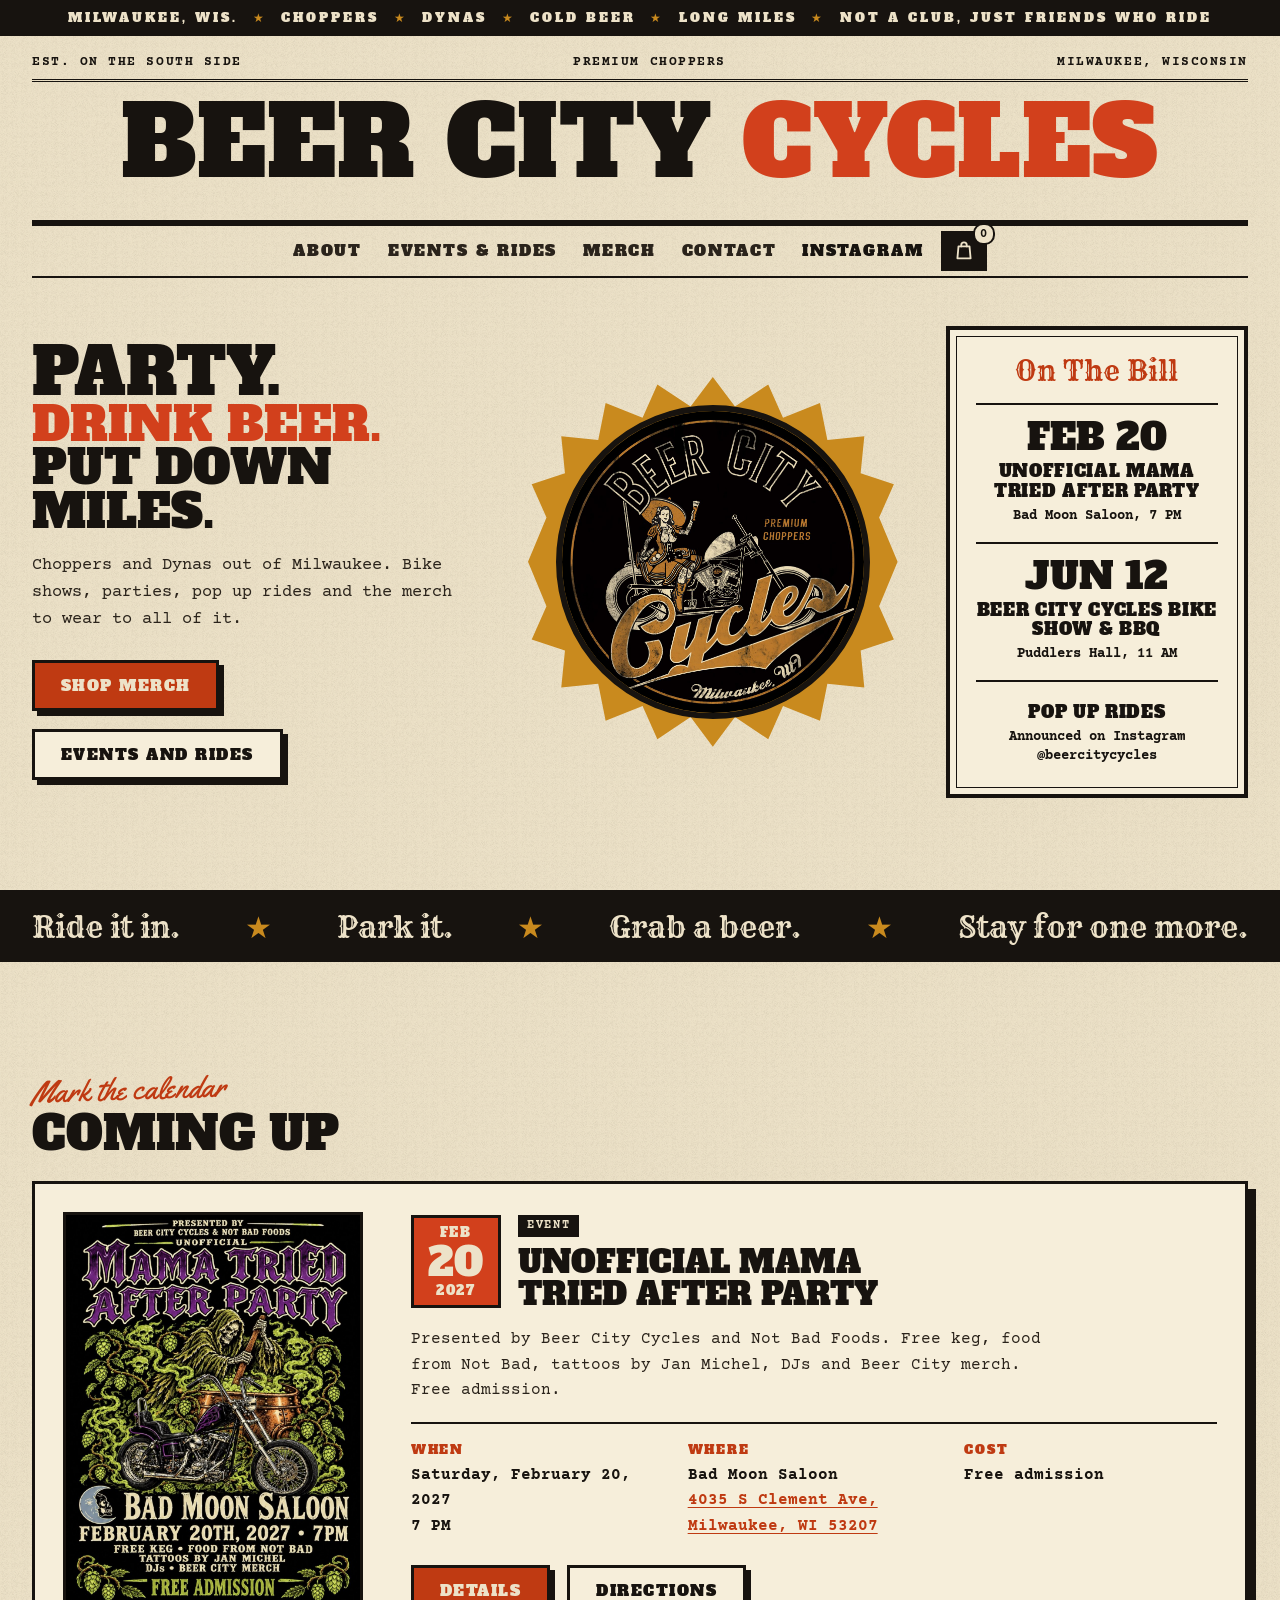
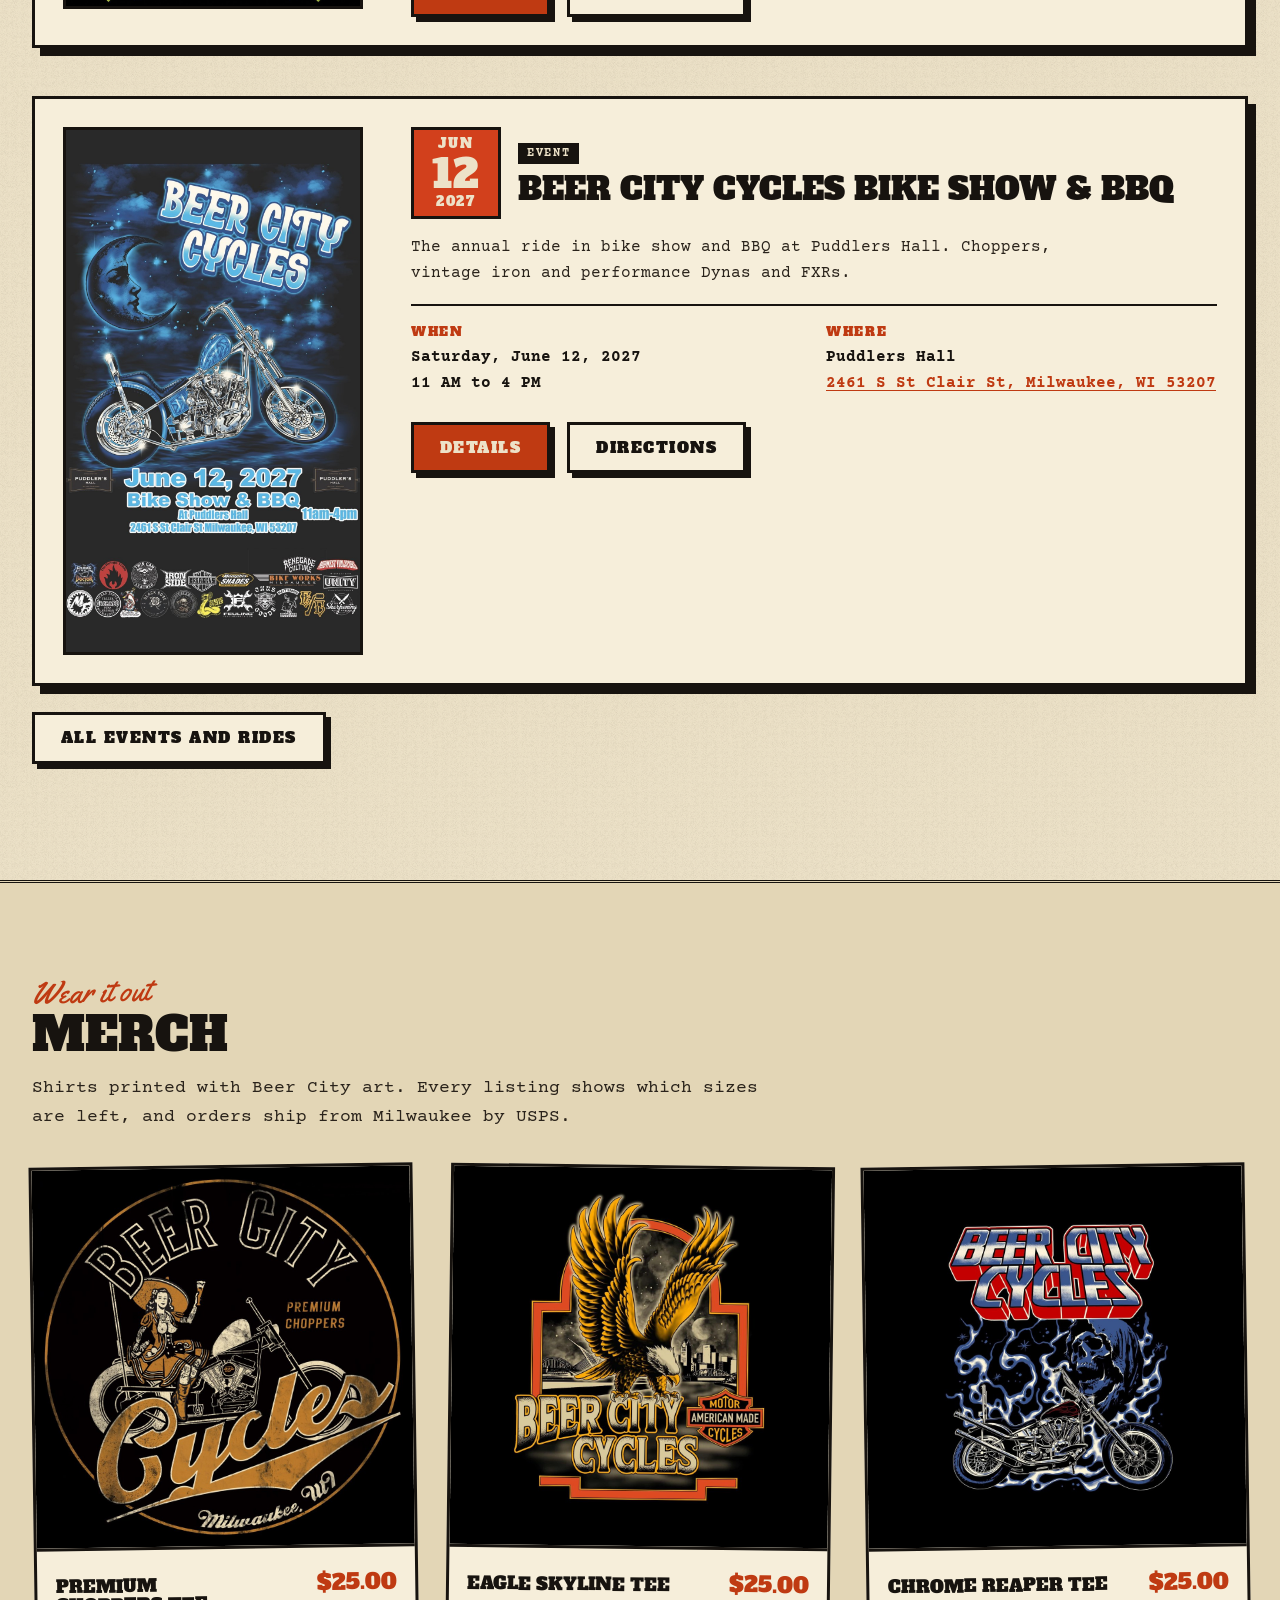
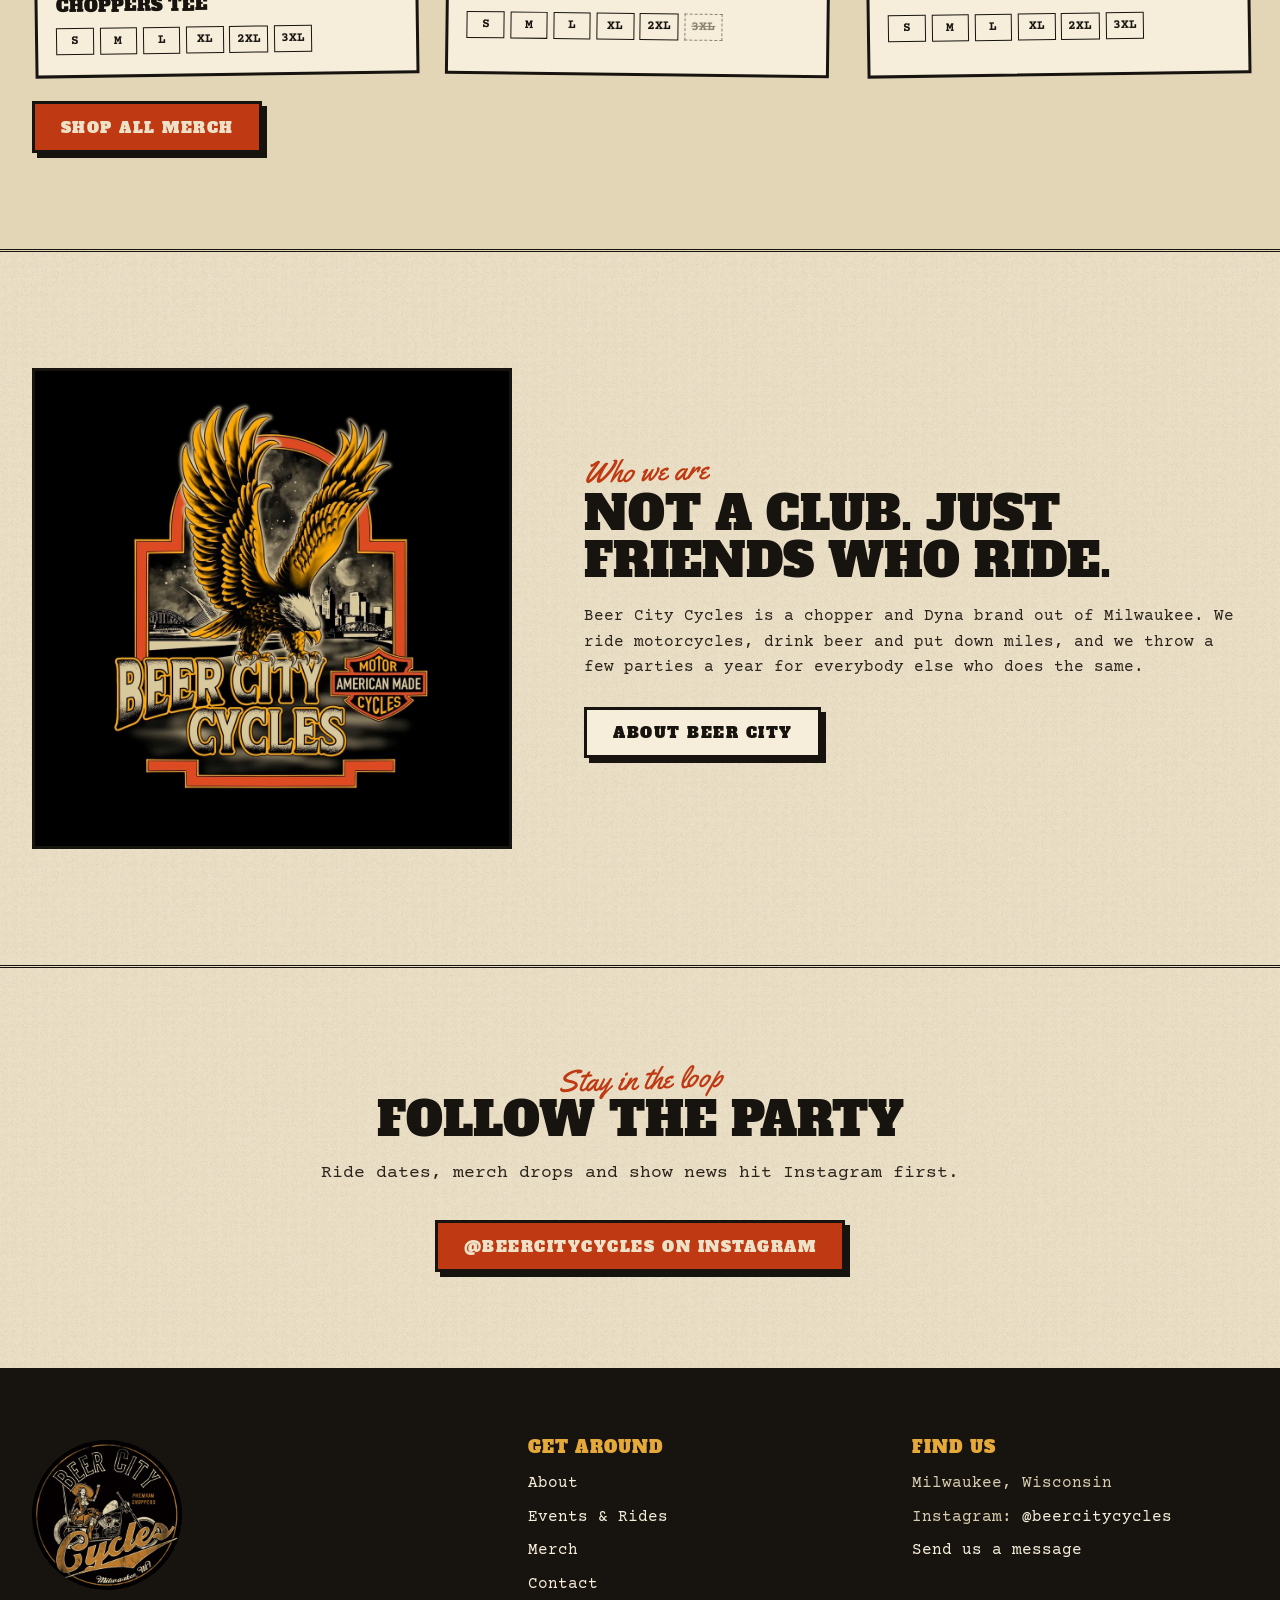
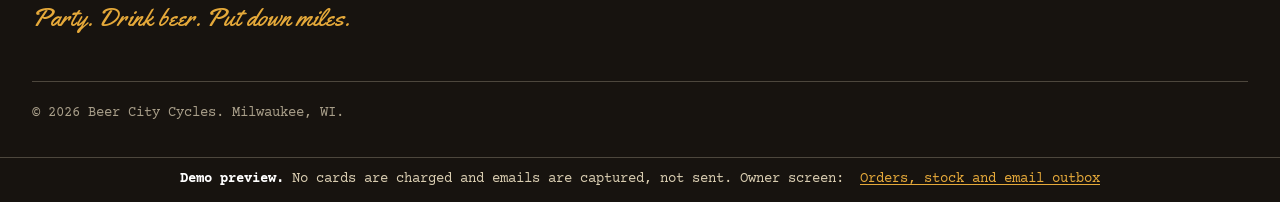
<file: docs/index.html>
<!DOCTYPE html>
<html lang="en-US">
<head>
<meta charset="UTF-8">
<meta name="viewport" content="width=device-width, initial-scale=1">
<title>Beer City Cycles – Choppers and Dynas · Milwaukee, WI</title>
<meta name="description" content="Beer City Cycles. Choppers and Dynas out of Milwaukee, Wisconsin. Bike shows, parties, rides and merch. Party, drink beer, put down miles.">
<meta property="og:title" content="Beer City Cycles">
<meta property="og:description" content="Beer City Cycles. Choppers and Dynas out of Milwaukee, Wisconsin. Bike shows, parties, rides and merch. Party, drink beer, put down miles.">
<meta property="og:type" content="website">
<meta property="og:image" content="assets/images/logo.jpg">
<meta name="theme-color" content="#17130F">
<link rel="icon" href="assets/images/icon-512.png" sizes="512x512">
<link rel="preload" href="assets/fonts/alfa-slab-one-400.woff2" as="font" type="font/woff2" crossorigin>
<link rel="stylesheet" href="assets/site.css">
</head>
<body class="wp-embed-responsive wp-theme-beer-city-cycles theme-beer-city-cycles bcc-standalone">
<div class="wp-site-blocks">
<header class="bcc-site-header wp-block-template-part">
<div class="wp-block-group alignfull bcc-ticker is-layout-flow wp-block-group-is-layout-flow">
<p class="wp-block-paragraph">Milwaukee, Wis. <span>★</span> Choppers <span>★</span> Dynas <span>★</span> Cold Beer <span>★</span> Long Miles <span>★</span> Not a club, just friends who ride</p>
</div>



<div class="wp-block-group alignfull bcc-header has-global-padding is-layout-constrained wp-container-core-group-is-layout-3e0046e7 wp-block-group-is-layout-constrained">
<div class="wp-block-group alignwide bcc-mast-top is-content-justification-space-between is-nowrap is-layout-flex wp-container-core-group-is-layout-c11e3179 wp-block-group-is-layout-flex">
<p class="wp-block-paragraph">Est. on the south side</p>



<p class="wp-block-paragraph">Premium Choppers</p>



<p class="wp-block-paragraph">Milwaukee, Wisconsin</p>
</div>



<p class="alignwide bcc-wordmark wp-block-paragraph"><a href="#/">Beer City <mark>Cycles</mark></a></p>



<div class="wp-block-group alignwide bcc-header-row is-content-justification-center is-nowrap is-layout-flex wp-container-core-group-is-layout-f7a809cf wp-block-group-is-layout-flex">
<div class="wp-block-group bcc-header-right is-nowrap is-layout-flex wp-container-core-group-is-layout-1eda883f wp-block-group-is-layout-flex"><nav class="is-responsive items-justified-center wp-block-navigation is-content-justification-center is-layout-flex wp-container-core-navigation-is-layout-8b3f0ac4 wp-block-navigation-is-layout-flex"><button aria-haspopup="dialog" aria-label="Open menu" class="wp-block-navigation__responsive-container-open"><svg width="24" height="24" xmlns="http://www.w3.org/2000/svg" viewBox="0 0 24 24" aria-hidden="true" focusable="false"><path d="M4 7.5h16v1.5H4z"></path><path d="M4 15h16v1.5H4z"></path></svg></button>
				<div class="wp-block-navigation__responsive-container has-text-color has-cream-color has-background has-black-background-color" id="modal-1" tabindex="-1">
					<div class="wp-block-navigation__responsive-close" tabindex="-1">
						<div class="wp-block-navigation__responsive-dialog">
							<button aria-label="Close menu" class="wp-block-navigation__responsive-container-close"><svg xmlns="http://www.w3.org/2000/svg" viewBox="0 0 24 24" width="24" height="24" aria-hidden="true" focusable="false"><path d="m13.06 12 6.47-6.47-1.06-1.06L12 10.94 5.53 4.47 4.47 5.53 10.94 12l-6.47 6.47 1.06 1.06L12 13.06l6.47 6.47 1.06-1.06L13.06 12Z"></path></svg></button>
							<div class="wp-block-navigation__responsive-container-content" id="modal-1-content">
								<ul class="wp-block-navigation__container is-responsive items-justified-center wp-block-navigation"><li class="wp-block-navigation-item wp-block-navigation-link"><a class="wp-block-navigation-item__content" href="#/about"><span class="wp-block-navigation-item__label">About</span></a></li><li class="wp-block-navigation-item wp-block-navigation-link"><a class="wp-block-navigation-item__content" href="#/events"><span class="wp-block-navigation-item__label">Events &amp; Rides</span></a></li><li class="wp-block-navigation-item wp-block-navigation-link"><a class="wp-block-navigation-item__content" href="#/merch"><span class="wp-block-navigation-item__label">Merch</span></a></li><li class="wp-block-navigation-item wp-block-navigation-link"><a class="wp-block-navigation-item__content" href="#/contact"><span class="wp-block-navigation-item__label">Contact</span></a></li><li class="wp-block-navigation-item bcc-nav-ig wp-block-navigation-link"><a class="wp-block-navigation-item__content" href="https://www.instagram.com/beercitycycles/" target="_blank" rel="noopener"><span class="wp-block-navigation-item__label">Instagram</span></a></li></ul>
								
							</div>
						</div>
					</div>
				</div></nav>


<a class="bcc-cart-link" href="#/cart" aria-label="Cart, 0 items"><svg width="22" height="22" viewBox="0 0 24 24" fill="none" stroke="currentColor" stroke-width="2" stroke-linecap="round" stroke-linejoin="round" aria-hidden="true"><path d="M6 7h12l1.2 13H4.8L6 7z"></path><path d="M9 7V5.5a3 3 0 0 1 6 0V7"></path></svg><span class="bcc-cart-count">0</span></a>
</div>
</div>
</div>

</header>
<div class="sa-view" data-route="/" data-title="Beer City Cycles – Choppers and Dynas · Milwaukee, WI">
<main class="wp-block-group bcc-main is-layout-flow wp-container-core-group-is-layout-49d4396c wp-block-group-is-layout-flow" style="margin-top:0;margin-bottom:0"><div class="entry-content alignfull wp-block-post-content is-layout-flow wp-block-post-content-is-layout-flow">
<div class="wp-block-group alignfull bcc-hero has-global-padding is-layout-constrained wp-container-core-group-is-layout-b2c713f8 wp-block-group-is-layout-constrained">
<div class="wp-block-columns are-vertically-aligned-center bcc-hero-cols is-layout-flex wp-container-core-columns-is-layout-89c98654 wp-block-columns-is-layout-flex">
<div class="wp-block-column is-vertically-aligned-center is-layout-flow wp-block-column-is-layout-flow" style="flex-basis:40%">
<h1 class="wp-block-heading bcc-hero-title">Party.<br><mark style="background-color:rgba(0, 0, 0, 0)" class="has-inline-color has-blaze-color">Drink Beer.</mark><br>Put Down Miles.</h1>



<p class="bcc-lede wp-block-paragraph">Choppers and Dynas out of Milwaukee. Bike shows, parties, pop up rides and the merch to wear to all of it.</p>



<div class="wp-block-buttons is-layout-flex wp-block-buttons-is-layout-flex">
<div class="wp-block-button"><a class="wp-block-button__link wp-element-button" href="#/merch">Shop merch</a></div>



<div class="wp-block-button is-style-outline is-style-outline--2"><a class="wp-block-button__link wp-element-button" href="#/events">Events and rides</a></div>
</div>
</div>



<div class="wp-block-column is-vertically-aligned-center is-layout-flow wp-block-column-is-layout-flow" style="flex-basis:33%">
<figure class="wp-block-image size-full bcc-hero-logo"><img decoding="async" src="assets/images/logo.jpg" alt="Beer City Cycles logo: Premium Choppers, Milwaukee, WI"></figure>
</div>



<div class="wp-block-column is-vertically-aligned-center is-layout-flow wp-block-column-is-layout-flow" style="flex-basis:27%"><div class="bcc-bill"><div class="bcc-bill-in"><p class="bcc-bill-title">On The Bill</p><a class="bcc-bill-row" href="#/event/unofficial-mama-tried-after-party-2027"><span class="d">Feb 20</span><span class="n">Unofficial Mama Tried After Party</span><span class="w">Bad Moon Saloon, 7 PM</span></a><a class="bcc-bill-row" href="#/event/bike-show-and-bbq-2027"><span class="d">Jun 12</span><span class="n">Beer City Cycles Bike Show &amp; BBQ</span><span class="w">Puddlers Hall, 11 AM</span></a><a class="bcc-bill-row" href="https://www.instagram.com/beercitycycles/" target="_blank" rel="noopener"><span class="n">Pop up rides</span><span class="w">Announced on Instagram @beercitycycles</span></a></div></div>
</div>
</div>
</div>



<div class="wp-block-group alignfull bcc-strip has-global-padding is-layout-constrained wp-container-core-group-is-layout-b2c713f8 wp-block-group-is-layout-constrained">
<p class="bcc-strip-text wp-block-paragraph"><b>Ride it in.</b> <span>★</span> <b>Park it.</b> <span>★</span> <b>Grab a beer.</b> <span>★</span> <b>Stay for one more.</b></p>
</div>



<div class="wp-block-group alignfull bcc-section has-global-padding is-layout-constrained wp-container-core-group-is-layout-b2c713f8 wp-block-group-is-layout-constrained">
<p class="bcc-script wp-block-paragraph">Mark the calendar</p>



<h2 class="wp-block-heading">Coming Up</h2>


<div class="bcc-events"><article class="bcc-event"><a class="bcc-event-poster" href="#/event/unofficial-mama-tried-after-party-2027"><img decoding="async" width="770" height="1024" src="assets/images/poster-after-party.jpg" class="attachment-large size-large wp-post-image" alt="Unofficial Mama Tried After Party poster" loading="lazy"></a><div class="bcc-event-body"><div class="bcc-event-head"><span class="bcc-datebox"><span class="m">Feb</span><span class="d">20</span><span class="y">2027</span></span><div><span class="bcc-tag">Event</span><h3 class="bcc-event-title"><a href="#/event/unofficial-mama-tried-after-party-2027">Unofficial Mama Tried After Party</a></h3></div></div><p class="bcc-event-excerpt">Presented by Beer City Cycles and Not Bad Foods. Free keg, food from Not Bad, tattoos by Jan Michel, DJs and Beer City merch. Free admission.</p><dl class="bcc-facts"><div><dt>When</dt><dd>Saturday, February 20, 2027<br>7 PM</dd></div><div><dt>Where</dt><dd>Bad Moon Saloon<br><a href="https://www.google.com/maps/search/?api=1&amp;query=Bad%20Moon%20Saloon%204035%20S%20Clement%20Ave%2C%20Milwaukee%2C%20WI%2053207" target="_blank" rel="noopener">4035 S Clement Ave, Milwaukee, WI 53207</a></dd></div><div><dt>Cost</dt><dd>Free admission</dd></div></dl><div class="wp-block-buttons"><div class="wp-block-button"><a class="wp-block-button__link wp-element-button" href="#/event/unofficial-mama-tried-after-party-2027">Details</a></div><div class="wp-block-button is-style-outline"><a class="wp-block-button__link wp-element-button" href="https://www.google.com/maps/search/?api=1&amp;query=Bad%20Moon%20Saloon%204035%20S%20Clement%20Ave%2C%20Milwaukee%2C%20WI%2053207" target="_blank" rel="noopener">Directions</a></div></div></div></article><article class="bcc-event"><a class="bcc-event-poster" href="#/event/bike-show-and-bbq-2027"><img decoding="async" width="576" height="1024" src="assets/images/poster-bike-show.jpg" class="attachment-large size-large wp-post-image" alt="Beer City Cycles Bike Show &amp; BBQ poster" loading="lazy"></a><div class="bcc-event-body"><div class="bcc-event-head"><span class="bcc-datebox"><span class="m">Jun</span><span class="d">12</span><span class="y">2027</span></span><div><span class="bcc-tag">Event</span><h3 class="bcc-event-title"><a href="#/event/bike-show-and-bbq-2027">Beer City Cycles Bike Show &amp; BBQ</a></h3></div></div><p class="bcc-event-excerpt">The annual ride in bike show and BBQ at Puddlers Hall. Choppers, vintage iron and performance Dynas and FXRs.</p><dl class="bcc-facts"><div><dt>When</dt><dd>Saturday, June 12, 2027<br>11 AM to 4 PM</dd></div><div><dt>Where</dt><dd>Puddlers Hall<br><a href="https://www.google.com/maps/search/?api=1&amp;query=Puddlers%20Hall%202461%20S%20St%20Clair%20St%2C%20Milwaukee%2C%20WI%2053207" target="_blank" rel="noopener">2461 S St Clair St, Milwaukee, WI 53207</a></dd></div></dl><div class="wp-block-buttons"><div class="wp-block-button"><a class="wp-block-button__link wp-element-button" href="#/event/bike-show-and-bbq-2027">Details</a></div><div class="wp-block-button is-style-outline"><a class="wp-block-button__link wp-element-button" href="https://www.google.com/maps/search/?api=1&amp;query=Puddlers%20Hall%202461%20S%20St%20Clair%20St%2C%20Milwaukee%2C%20WI%2053207" target="_blank" rel="noopener">Directions</a></div></div></div></article></div>



<div class="wp-block-buttons is-layout-flex wp-block-buttons-is-layout-flex">
<div class="wp-block-button is-style-outline is-style-outline--3"><a class="wp-block-button__link wp-element-button" href="#/events">All events and rides</a></div>
</div>
</div>



<div class="wp-block-group alignfull bcc-section bcc-section-alt has-global-padding is-layout-constrained wp-container-core-group-is-layout-b2c713f8 wp-block-group-is-layout-constrained">
<p class="bcc-script wp-block-paragraph">Wear it out</p>



<h2 class="wp-block-heading">Merch</h2>



<p class="bcc-lede wp-block-paragraph">Shirts printed with Beer City art. Every listing shows which sizes are left, and orders ship from Milwaukee by USPS.</p>


<div class="bcc-merch"><article class="bcc-card"><a class="bcc-card-img" href="#/product/premium-choppers-tee"><img decoding="async" width="1024" height="1024" src="assets/images/premium-choppers.jpg" class="attachment-large size-large" alt="Premium Choppers Tee" loading="lazy"></a><div class="bcc-card-body"><h3 class="bcc-card-title"><a href="#/product/premium-choppers-tee">Premium Choppers Tee</a></h3><p class="bcc-card-price"><span class="woocommerce-Price-amount amount"><span class="woocommerce-Price-currencySymbol" dir="auto">$</span>25.00</span></p><ul class="bcc-sizes" aria-label="Sizes"><li class="">S</li><li class="">M</li><li class="">L</li><li class="">XL</li><li class="">2XL</li><li class="">3XL</li></ul></div></article><article class="bcc-card"><a class="bcc-card-img" href="#/product/eagle-skyline-tee"><img decoding="async" width="1024" height="1024" src="assets/images/eagle-skyline.jpg" class="attachment-large size-large" alt="Eagle Skyline Tee" loading="lazy"></a><div class="bcc-card-body"><h3 class="bcc-card-title"><a href="#/product/eagle-skyline-tee">Eagle Skyline Tee</a></h3><p class="bcc-card-price"><span class="woocommerce-Price-amount amount"><span class="woocommerce-Price-currencySymbol" dir="auto">$</span>25.00</span></p><ul class="bcc-sizes" aria-label="Sizes"><li class="">S</li><li class="">M</li><li class="">L</li><li class="">XL</li><li class="">2XL</li><li class="is-out" title="Sold out">3XL<span class="screen-reader-text"> sold out</span></li></ul></div></article><article class="bcc-card"><a class="bcc-card-img" href="#/product/chrome-reaper-tee"><img decoding="async" width="1024" height="1024" src="assets/images/chrome-reaper.jpg" class="attachment-large size-large" alt="Chrome Reaper Tee" loading="lazy"></a><div class="bcc-card-body"><h3 class="bcc-card-title"><a href="#/product/chrome-reaper-tee">Chrome Reaper Tee</a></h3><p class="bcc-card-price"><span class="woocommerce-Price-amount amount"><span class="woocommerce-Price-currencySymbol" dir="auto">$</span>25.00</span></p><ul class="bcc-sizes" aria-label="Sizes"><li class="">S</li><li class="">M</li><li class="">L</li><li class="">XL</li><li class="">2XL</li><li class="">3XL</li></ul></div></article></div>



<div class="wp-block-buttons is-layout-flex wp-block-buttons-is-layout-flex">
<div class="wp-block-button"><a class="wp-block-button__link wp-element-button" href="#/merch">Shop all merch</a></div>
</div>
</div>



<div class="wp-block-group alignfull bcc-section has-global-padding is-layout-constrained wp-container-core-group-is-layout-b2c713f8 wp-block-group-is-layout-constrained">
<div class="wp-block-columns are-vertically-aligned-center bcc-split is-layout-flex wp-container-core-columns-is-layout-89c98654 wp-block-columns-is-layout-flex">
<div class="wp-block-column is-vertically-aligned-center is-layout-flow wp-block-column-is-layout-flow" style="flex-basis:42%">
<figure class="wp-block-image size-full bcc-art"><img decoding="async" src="assets/images/eagle-skyline.jpg" alt="Beer City Cycles eagle over the Milwaukee skyline artwork"></figure>
</div>



<div class="wp-block-column is-vertically-aligned-center is-layout-flow wp-block-column-is-layout-flow" style="flex-basis:58%">
<p class="bcc-script wp-block-paragraph">Who we are</p>



<h2 class="wp-block-heading">Not a club. Just friends who ride.</h2>



<p class="wp-block-paragraph">Beer City Cycles is a chopper and Dyna brand out of Milwaukee. We ride motorcycles, drink beer and put down miles, and we throw a few parties a year for everybody else who does the same.</p>



<div class="wp-block-buttons is-layout-flex wp-block-buttons-is-layout-flex">
<div class="wp-block-button is-style-outline is-style-outline--4"><a class="wp-block-button__link wp-element-button" href="#/about">About Beer City</a></div>
</div>
</div>
</div>
</div>



<div class="wp-block-group alignfull bcc-section bcc-cta has-global-padding is-layout-constrained wp-container-core-group-is-layout-db88c301 wp-block-group-is-layout-constrained">
<p class="bcc-script wp-block-paragraph">Stay in the loop</p>



<h2 class="wp-block-heading">Follow the Party</h2>



<p class="bcc-lede wp-block-paragraph">Ride dates, merch drops and show news hit Instagram first.</p>



<div class="wp-block-buttons is-layout-flex wp-block-buttons-is-layout-flex">
<div class="wp-block-button"><a class="wp-block-button__link wp-element-button" href="https://www.instagram.com/beercitycycles/" target="_blank" rel="noreferrer noopener">@beercitycycles on Instagram</a></div>
</div>
</div>

</div></main>
</div>
<div class="sa-view" data-route="/about" data-title="About – Beer City Cycles">
<main class="wp-block-group bcc-main is-layout-flow wp-container-core-group-is-layout-49d4396c wp-block-group-is-layout-flow" style="margin-top:0;margin-bottom:0"><div class="entry-content alignfull wp-block-post-content is-layout-flow wp-block-post-content-is-layout-flow">
<div class="wp-block-group alignfull bcc-pagehead has-global-padding is-layout-constrained wp-container-core-group-is-layout-b2c713f8 wp-block-group-is-layout-constrained">
<p class="bcc-script wp-block-paragraph">About</p>



<h1 class="wp-block-heading">Beer City Cycles</h1>



<p class="bcc-lede wp-block-paragraph">Choppers and Dynas. Milwaukee, Wisconsin.</p>
</div>



<div class="wp-block-group alignfull bcc-section has-global-padding is-layout-constrained wp-container-core-group-is-layout-b2c713f8 wp-block-group-is-layout-constrained">
<div class="wp-block-columns are-vertically-aligned-center bcc-split is-layout-flex wp-container-core-columns-is-layout-89c98654 wp-block-columns-is-layout-flex">
<div class="wp-block-column is-vertically-aligned-center is-layout-flow wp-block-column-is-layout-flow" style="flex-basis:58%">
<h3 class="wp-block-heading">Not a club. Just friends who ride.</h3>



<p class="wp-block-paragraph">Beer City Cycles is a chopper and Dyna brand out of Milwaukee, Wisconsin. We are not a club. We are a group of friends who ride motorcycles, drink beer and put down miles.</p>



<p class="wp-block-paragraph">It started with a couple of friends and some pop up rides on the south side of Milwaukee. Then came the shirts, the parties and a bike show. Now we throw the Beer City Cycles Bike Show &amp; BBQ at Puddlers Hall every June and the Unofficial Mama Tried After Party every February, and we print merch for the people who show up.</p>



<p class="wp-block-paragraph">If it has two wheels and you ride it, you are welcome. Come party with us.</p>
</div>



<div class="wp-block-column is-vertically-aligned-center is-layout-flow wp-block-column-is-layout-flow" style="flex-basis:42%">
<figure class="wp-block-image size-full bcc-art bcc-art-logo"><img decoding="async" src="assets/images/logo.jpg" alt="Beer City Cycles logo: Premium Choppers, Milwaukee, WI"></figure>
</div>
</div>
</div>



<div class="wp-block-group alignfull bcc-section bcc-section-alt has-global-padding is-layout-constrained wp-container-core-group-is-layout-b2c713f8 wp-block-group-is-layout-constrained">
<div class="wp-block-columns bcc-pillars is-layout-flex wp-container-core-columns-is-layout-89c98654 wp-block-columns-is-layout-flex">
<div class="wp-block-column is-layout-flow wp-block-column-is-layout-flow" style="flex-basis:33.33%">
<h3 class="wp-block-heading">Party</h3>



<p class="wp-block-paragraph">A bike show and BBQ every June. The Unofficial Mama Tried After Party every February. Free kegs, good food and a lot of bikes out front.</p>
</div>



<div class="wp-block-column is-layout-flow wp-block-column-is-layout-flow" style="flex-basis:33.33%">
<h3 class="wp-block-heading">Drink Beer</h3>



<p class="wp-block-paragraph">This is Milwaukee. The name is not an accident, and neither is the keg.</p>
</div>



<div class="wp-block-column is-layout-flow wp-block-column-is-layout-flow" style="flex-basis:33.33%">
<h3 class="wp-block-heading">Put Down Miles</h3>



<p class="wp-block-paragraph">Pop up rides on choppers, Dynas, FXRs and whatever else runs. Ride dates go up on Instagram first.</p>
</div>
</div>
</div>



<div class="wp-block-group alignfull bcc-section bcc-cta has-global-padding is-layout-constrained wp-container-core-group-is-layout-db88c301 wp-block-group-is-layout-constrained">
<h2 class="wp-block-heading">See you out there</h2>



<div class="wp-block-buttons is-layout-flex wp-block-buttons-is-layout-flex">
<div class="wp-block-button"><a class="wp-block-button__link wp-element-button" href="#/events">Events and rides</a></div>



<div class="wp-block-button is-style-outline is-style-outline--2"><a class="wp-block-button__link wp-element-button" href="#/merch">Shop merch</a></div>



<div class="wp-block-button is-style-outline is-style-outline--3"><a class="wp-block-button__link wp-element-button" href="https://www.instagram.com/beercitycycles/" target="_blank" rel="noreferrer noopener">@beercitycycles</a></div>
</div>
</div>

</div></main>
</div>
<div class="sa-view" data-route="/events" data-title="Events &amp; Rides – Beer City Cycles">
<main class="wp-block-group bcc-main is-layout-flow wp-container-core-group-is-layout-49d4396c wp-block-group-is-layout-flow" style="margin-top:0;margin-bottom:0"><div class="entry-content alignfull wp-block-post-content is-layout-flow wp-block-post-content-is-layout-flow">
<div class="wp-block-group alignfull bcc-pagehead has-global-padding is-layout-constrained wp-container-core-group-is-layout-b2c713f8 wp-block-group-is-layout-constrained">
<p class="bcc-script wp-block-paragraph">Mark the calendar</p>



<h1 class="wp-block-heading">Events &amp; Rides</h1>



<p class="bcc-lede wp-block-paragraph">Bike shows, parties and pop up rides. Everything Beer City has on the books.</p>
</div>



<div class="wp-block-group alignfull bcc-section has-global-padding is-layout-constrained wp-container-core-group-is-layout-b2c713f8 wp-block-group-is-layout-constrained">
<h2 class="wp-block-heading">Events</h2>


<div class="bcc-events"><article class="bcc-event"><a class="bcc-event-poster" href="#/event/unofficial-mama-tried-after-party-2027"><img decoding="async" width="770" height="1024" src="assets/images/poster-after-party.jpg" class="attachment-large size-large wp-post-image" alt="Unofficial Mama Tried After Party poster" loading="lazy"></a><div class="bcc-event-body"><div class="bcc-event-head"><span class="bcc-datebox"><span class="m">Feb</span><span class="d">20</span><span class="y">2027</span></span><div><span class="bcc-tag">Event</span><h3 class="bcc-event-title"><a href="#/event/unofficial-mama-tried-after-party-2027">Unofficial Mama Tried After Party</a></h3></div></div><p class="bcc-event-excerpt">Presented by Beer City Cycles and Not Bad Foods. Free keg, food from Not Bad, tattoos by Jan Michel, DJs and Beer City merch. Free admission.</p><dl class="bcc-facts"><div><dt>When</dt><dd>Saturday, February 20, 2027<br>7 PM</dd></div><div><dt>Where</dt><dd>Bad Moon Saloon<br><a href="https://www.google.com/maps/search/?api=1&amp;query=Bad%20Moon%20Saloon%204035%20S%20Clement%20Ave%2C%20Milwaukee%2C%20WI%2053207" target="_blank" rel="noopener">4035 S Clement Ave, Milwaukee, WI 53207</a></dd></div><div><dt>Cost</dt><dd>Free admission</dd></div></dl><div class="wp-block-buttons"><div class="wp-block-button"><a class="wp-block-button__link wp-element-button" href="#/event/unofficial-mama-tried-after-party-2027">Details</a></div><div class="wp-block-button is-style-outline"><a class="wp-block-button__link wp-element-button" href="https://www.google.com/maps/search/?api=1&amp;query=Bad%20Moon%20Saloon%204035%20S%20Clement%20Ave%2C%20Milwaukee%2C%20WI%2053207" target="_blank" rel="noopener">Directions</a></div></div></div></article><article class="bcc-event"><a class="bcc-event-poster" href="#/event/bike-show-and-bbq-2027"><img decoding="async" width="576" height="1024" src="assets/images/poster-bike-show.jpg" class="attachment-large size-large wp-post-image" alt="Beer City Cycles Bike Show &amp; BBQ poster" loading="lazy"></a><div class="bcc-event-body"><div class="bcc-event-head"><span class="bcc-datebox"><span class="m">Jun</span><span class="d">12</span><span class="y">2027</span></span><div><span class="bcc-tag">Event</span><h3 class="bcc-event-title"><a href="#/event/bike-show-and-bbq-2027">Beer City Cycles Bike Show &amp; BBQ</a></h3></div></div><p class="bcc-event-excerpt">The annual ride in bike show and BBQ at Puddlers Hall. Choppers, vintage iron and performance Dynas and FXRs.</p><dl class="bcc-facts"><div><dt>When</dt><dd>Saturday, June 12, 2027<br>11 AM to 4 PM</dd></div><div><dt>Where</dt><dd>Puddlers Hall<br><a href="https://www.google.com/maps/search/?api=1&amp;query=Puddlers%20Hall%202461%20S%20St%20Clair%20St%2C%20Milwaukee%2C%20WI%2053207" target="_blank" rel="noopener">2461 S St Clair St, Milwaukee, WI 53207</a></dd></div></dl><div class="wp-block-buttons"><div class="wp-block-button"><a class="wp-block-button__link wp-element-button" href="#/event/bike-show-and-bbq-2027">Details</a></div><div class="wp-block-button is-style-outline"><a class="wp-block-button__link wp-element-button" href="https://www.google.com/maps/search/?api=1&amp;query=Puddlers%20Hall%202461%20S%20St%20Clair%20St%2C%20Milwaukee%2C%20WI%2053207" target="_blank" rel="noopener">Directions</a></div></div></div></article></div>
</div>



<div class="wp-block-group alignfull bcc-section bcc-section-alt has-global-padding is-layout-constrained wp-container-core-group-is-layout-b2c713f8 wp-block-group-is-layout-constrained">
<h2 class="wp-block-heading">Rides</h2>



<p class="bcc-lede wp-block-paragraph">Pop up rides get called when the weather is right. Ride dates are posted here and on Instagram first, so follow along and keep the tank full.</p>


<p class="bcc-empty">No rides on the books right now. Follow along for the next one: <a href="https://www.instagram.com/beercitycycles/" target="_blank" rel="noopener">@beercitycycles</a></p>



<div class="wp-block-buttons is-layout-flex wp-block-buttons-is-layout-flex">
<div class="wp-block-button is-style-outline is-style-outline--2"><a class="wp-block-button__link wp-element-button" href="https://www.instagram.com/beercitycycles/" target="_blank" rel="noreferrer noopener">@beercitycycles on Instagram</a></div>
</div>
</div>



<div class="wp-block-group alignfull bcc-section bcc-cta has-global-padding is-layout-constrained wp-container-core-group-is-layout-db88c301 wp-block-group-is-layout-constrained">
<h2 class="wp-block-heading">Vendors and Sponsors</h2>



<p class="bcc-lede wp-block-paragraph">Want a vendor spot at the bike show or to sponsor an event? Send us a message and we will get you the details.</p>



<div class="wp-block-buttons is-layout-flex wp-block-buttons-is-layout-flex">
<div class="wp-block-button"><a class="wp-block-button__link wp-element-button" href="#/contact">Get in touch</a></div>
</div>
</div>

</div></main>
</div>
<div class="sa-view" data-route="/merch" data-title="Merch – Beer City Cycles">
<main class="wp-block-group bcc-main is-layout-flow wp-container-core-group-is-layout-49d4396c wp-block-group-is-layout-flow" style="margin-top:0;margin-bottom:0">
<div class="wp-block-group alignfull bcc-pagehead has-global-padding is-layout-constrained wp-container-core-group-is-layout-b2c713f8 wp-block-group-is-layout-constrained">
<p class="bcc-script wp-block-paragraph">Wear it out</p>



<h1 class="wp-block-heading">Merch</h1>



<p class="bcc-lede wp-block-paragraph">Every listing shows which sizes are left. When a size is gone it comes off the rack. Orders ship from Milwaukee by USPS.</p>
</div>



<div class="wp-block-group alignfull bcc-section has-global-padding is-layout-constrained wp-container-core-group-is-layout-b2c713f8 wp-block-group-is-layout-constrained"><div class="bcc-merch"><article class="bcc-card"><a class="bcc-card-img" href="#/product/premium-choppers-tee"><img width="1024" height="1024" src="assets/images/premium-choppers.jpg" class="attachment-large size-large" alt="Premium Choppers Tee" loading="lazy" decoding="async"></a><div class="bcc-card-body"><h3 class="bcc-card-title"><a href="#/product/premium-choppers-tee">Premium Choppers Tee</a></h3><p class="bcc-card-price"><span class="woocommerce-Price-amount amount"><span class="woocommerce-Price-currencySymbol" dir="auto">$</span>25.00</span></p><ul class="bcc-sizes" aria-label="Sizes"><li class="">S</li><li class="">M</li><li class="">L</li><li class="">XL</li><li class="">2XL</li><li class="">3XL</li></ul></div></article><article class="bcc-card"><a class="bcc-card-img" href="#/product/eagle-skyline-tee"><img width="1024" height="1024" src="assets/images/eagle-skyline.jpg" class="attachment-large size-large" alt="Eagle Skyline Tee" loading="lazy" decoding="async"></a><div class="bcc-card-body"><h3 class="bcc-card-title"><a href="#/product/eagle-skyline-tee">Eagle Skyline Tee</a></h3><p class="bcc-card-price"><span class="woocommerce-Price-amount amount"><span class="woocommerce-Price-currencySymbol" dir="auto">$</span>25.00</span></p><ul class="bcc-sizes" aria-label="Sizes"><li class="">S</li><li class="">M</li><li class="">L</li><li class="">XL</li><li class="">2XL</li><li class="is-out" title="Sold out">3XL<span class="screen-reader-text"> sold out</span></li></ul></div></article><article class="bcc-card"><a class="bcc-card-img" href="#/product/chrome-reaper-tee"><img width="1024" height="1024" src="assets/images/chrome-reaper.jpg" class="attachment-large size-large" alt="Chrome Reaper Tee" loading="lazy" decoding="async"></a><div class="bcc-card-body"><h3 class="bcc-card-title"><a href="#/product/chrome-reaper-tee">Chrome Reaper Tee</a></h3><p class="bcc-card-price"><span class="woocommerce-Price-amount amount"><span class="woocommerce-Price-currencySymbol" dir="auto">$</span>25.00</span></p><ul class="bcc-sizes" aria-label="Sizes"><li class="">S</li><li class="">M</li><li class="">L</li><li class="">XL</li><li class="">2XL</li><li class="">3XL</li></ul></div></article><article class="bcc-card"><a class="bcc-card-img" href="#/product/demon-chopper-tee"><img width="1024" height="1024" src="assets/images/demon-chopper.jpg" class="attachment-large size-large" alt="Demon Chopper Tee" loading="lazy" decoding="async"></a><div class="bcc-card-body"><h3 class="bcc-card-title"><a href="#/product/demon-chopper-tee">Demon Chopper Tee</a></h3><p class="bcc-card-price"><span class="woocommerce-Price-amount amount"><span class="woocommerce-Price-currencySymbol" dir="auto">$</span>25.00</span></p><ul class="bcc-sizes" aria-label="Sizes"><li class="is-out" title="Sold out">S<span class="screen-reader-text"> sold out</span></li><li class="">M</li><li class="">L</li><li class="">XL</li><li class="">2XL</li><li class="">3XL</li></ul></div></article><article class="bcc-card"><a class="bcc-card-img" href="#/product/ready-to-hunt-tee"><img width="1024" height="1024" src="assets/images/ready-to-hunt.jpg" class="attachment-large size-large" alt="Ready To Hunt Tee" loading="lazy" decoding="async"></a><div class="bcc-card-body"><h3 class="bcc-card-title"><a href="#/product/ready-to-hunt-tee">Ready To Hunt Tee</a></h3><p class="bcc-card-price"><span class="woocommerce-Price-amount amount"><span class="woocommerce-Price-currencySymbol" dir="auto">$</span>25.00</span></p><ul class="bcc-sizes" aria-label="Sizes"><li class="">S</li><li class="">M</li><li class="">L</li><li class="">XL</li><li class="">2XL</li><li class="is-out" title="Sold out">3XL<span class="screen-reader-text"> sold out</span></li></ul></div></article><article class="bcc-card"><a class="bcc-card-img" href="#/product/gone-fishing-tee"><img width="1024" height="1024" src="assets/images/gone-fishing.jpg" class="attachment-large size-large" alt="Gone Fishing Tee" loading="lazy" decoding="async"></a><div class="bcc-card-body"><h3 class="bcc-card-title"><a href="#/product/gone-fishing-tee">Gone Fishing Tee</a></h3><p class="bcc-card-price"><span class="woocommerce-Price-amount amount"><span class="woocommerce-Price-currencySymbol" dir="auto">$</span>25.00</span></p><ul class="bcc-sizes" aria-label="Sizes"><li class="">S</li><li class="">M</li><li class="">L</li><li class="">XL</li><li class="">2XL</li><li class="">3XL</li></ul></div></article></div></div>
</main>
</div>
<div class="sa-view" data-route="/contact" data-title="Contact – Beer City Cycles">
<main class="wp-block-group bcc-main is-layout-flow wp-container-core-group-is-layout-49d4396c wp-block-group-is-layout-flow" style="margin-top:0;margin-bottom:0"><div class="entry-content alignfull wp-block-post-content is-layout-flow wp-block-post-content-is-layout-flow">
<div class="wp-block-group alignfull bcc-pagehead has-global-padding is-layout-constrained wp-container-core-group-is-layout-b2c713f8 wp-block-group-is-layout-constrained">
<p class="bcc-script wp-block-paragraph">Say hello</p>



<h1 class="wp-block-heading">Get In Touch</h1>



<p class="bcc-lede wp-block-paragraph">Questions on merch, an order, a vendor spot or a ride. Send it over.</p>
</div>



<div class="wp-block-group alignfull bcc-section has-global-padding is-layout-constrained wp-container-core-group-is-layout-b2c713f8 wp-block-group-is-layout-constrained">
<div class="wp-block-columns bcc-split bcc-split-top is-layout-flex wp-container-core-columns-is-layout-89c98654 wp-block-columns-is-layout-flex">
<div class="wp-block-column is-layout-flow wp-block-column-is-layout-flow" style="flex-basis:40%">
<h3 class="wp-block-heading">Other ways to reach us</h3>



<p class="wp-block-paragraph">The fastest way to see what we are up to is Instagram.</p>



<div class="wp-block-buttons is-layout-flex wp-block-buttons-is-layout-flex">
<div class="wp-block-button is-style-outline is-style-outline--2"><a class="wp-block-button__link wp-element-button" href="https://www.instagram.com/beercitycycles/" target="_blank" rel="noreferrer noopener">@beercitycycles on Instagram</a></div>
</div>



<h4 class="wp-block-heading">Based in</h4>



<p class="wp-block-paragraph">Milwaukee, Wisconsin</p>
</div>



<div class="wp-block-column is-layout-flow wp-block-column-is-layout-flow" style="flex-basis:60%"><div class="bcc-contact" id="contact-form"><form class="bcc-form" method="post"><p class="bcc-field"><label for="bcc_name">Name</label><input type="text" id="bcc_name" name="bcc_name" autocomplete="name" required=""></p><p class="bcc-field"><label for="bcc_from">Email</label><input type="email" id="bcc_from" name="bcc_from" autocomplete="email" required=""></p><p class="bcc-field"><label for="bcc_phone">Phone <span>(optional)</span></label><input type="tel" id="bcc_phone" name="bcc_phone" autocomplete="tel"></p><p class="bcc-field"><label for="bcc_topic">What is it about?</label><select id="bcc_topic" name="bcc_topic"><option>General</option><option>Merch or an order</option><option>Events, vendors and sponsors</option><option>Rides</option></select></p><p class="bcc-field bcc-field-wide"><label for="bcc_message">Message</label><textarea id="bcc_message" name="bcc_message" rows="6" required=""></textarea></p><p class="bcc-hp" aria-hidden="true"><label>Leave this empty<input type="text" name="bcc_website" tabindex="-1" autocomplete="off"></label></p><p class="bcc-field bcc-field-wide"><button type="submit" class="wp-element-button">Send it</button></p></form></div>
</div>
</div>
</div>

</div></main>
</div>
<div class="sa-view" data-route="/event/unofficial-mama-tried-after-party-2027" data-title="Unofficial Mama Tried After Party – Beer City Cycles">
<main class="wp-block-group bcc-main bcc-main-boxed has-global-padding is-layout-constrained wp-container-core-group-is-layout-1b270085 wp-block-group-is-layout-constrained" style="margin-top:0;margin-bottom:0;padding-top:var(--wp--preset--spacing--50);padding-bottom:var(--wp--preset--spacing--60)"><div class="bcc-event-single"><div class="bcc-event-single-poster"><img width="1000" height="1330" src="assets/images/poster-after-party.jpg" class="attachment-full size-full wp-post-image" alt="Unofficial Mama Tried After Party poster" decoding="async" loading="lazy"></div><div class="bcc-event-single-body"><p class="bcc-back"><a href="#/events">← All events and rides</a></p><span class="bcc-tag">Event</span><h1 class="bcc-event-single-title">Unofficial Mama Tried After Party</h1><dl class="bcc-facts"><div><dt>When</dt><dd>Saturday, February 20, 2027<br>7 PM</dd></div><div><dt>Where</dt><dd>Bad Moon Saloon<br><a href="https://www.google.com/maps/search/?api=1&amp;query=Bad%20Moon%20Saloon%204035%20S%20Clement%20Ave%2C%20Milwaukee%2C%20WI%2053207" target="_blank" rel="noopener">4035 S Clement Ave, Milwaukee, WI 53207</a></dd></div><div><dt>Cost</dt><dd>Free admission</dd></div></dl><div class="bcc-event-content"><p class="wp-block-paragraph">Presented by Beer City Cycles and Not Bad Foods. When the show lets out, the party moves to Bad Moon Saloon.</p><ul class="wp-block-list"><li>Free keg</li><li>Food from Not Bad</li><li>Tattoos by Jan Michel</li><li>DJs</li><li>Beer City merch</li><li>Free admission</li></ul></div><div class="wp-block-buttons"><div class="wp-block-button"><a class="wp-block-button__link wp-element-button" href="https://www.google.com/maps/search/?api=1&amp;query=Bad%20Moon%20Saloon%204035%20S%20Clement%20Ave%2C%20Milwaukee%2C%20WI%2053207" target="_blank" rel="noopener">Directions</a></div><div class="wp-block-button is-style-outline"><a class="wp-block-button__link wp-element-button" href="#/contact">Vendor or sponsor? Get in touch</a></div></div></div></div></main>
</div>
<div class="sa-view" data-route="/event/bike-show-and-bbq-2027" data-title="Beer City Cycles Bike Show &amp; BBQ – Beer City Cycles">
<main class="wp-block-group bcc-main bcc-main-boxed has-global-padding is-layout-constrained wp-container-core-group-is-layout-1b270085 wp-block-group-is-layout-constrained" style="margin-top:0;margin-bottom:0;padding-top:var(--wp--preset--spacing--50);padding-bottom:var(--wp--preset--spacing--60)"><div class="bcc-event-single"><div class="bcc-event-single-poster"><img width="1000" height="1778" src="assets/images/poster-bike-show.jpg" class="attachment-full size-full wp-post-image" alt="Beer City Cycles Bike Show &amp; BBQ poster" decoding="async" loading="lazy"></div><div class="bcc-event-single-body"><p class="bcc-back"><a href="#/events">← All events and rides</a></p><span class="bcc-tag">Event</span><h1 class="bcc-event-single-title">Beer City Cycles Bike Show &amp; BBQ</h1><dl class="bcc-facts"><div><dt>When</dt><dd>Saturday, June 12, 2027<br>11 AM to 4 PM</dd></div><div><dt>Where</dt><dd>Puddlers Hall<br><a href="https://www.google.com/maps/search/?api=1&amp;query=Puddlers%20Hall%202461%20S%20St%20Clair%20St%2C%20Milwaukee%2C%20WI%2053207" target="_blank" rel="noopener">2461 S St Clair St, Milwaukee, WI 53207</a></dd></div></dl><div class="bcc-event-content"><p class="wp-block-paragraph">The annual Beer City Cycles ride in bike show and BBQ at Puddlers Hall in Bay View. Choppers, vintage iron and performance Dynas and FXRs. Ride it in, park it and grab a plate.</p><p class="wp-block-paragraph">Want a vendor spot or to sponsor the show? Send us a message through the contact page.</p></div><div class="wp-block-buttons"><div class="wp-block-button"><a class="wp-block-button__link wp-element-button" href="https://www.google.com/maps/search/?api=1&amp;query=Puddlers%20Hall%202461%20S%20St%20Clair%20St%2C%20Milwaukee%2C%20WI%2053207" target="_blank" rel="noopener">Directions</a></div><div class="wp-block-button is-style-outline"><a class="wp-block-button__link wp-element-button" href="#/contact">Vendor or sponsor? Get in touch</a></div></div></div></div></main>
</div>
<div class="sa-view" data-route="__store">
<main class="wp-block-group bcc-main bcc-main-boxed has-global-padding is-layout-constrained wp-container-core-group-is-layout-1b270085 wp-block-group-is-layout-constrained" style="margin-top:0;margin-bottom:0;padding-top:var(--wp--preset--spacing--50);padding-bottom:var(--wp--preset--spacing--60)"><div id="sa-store-slot"></div></main>
</div>
<footer class="wp-block-template-part">
<div class="wp-block-group alignfull bcc-footer has-global-padding is-layout-constrained wp-container-core-group-is-layout-3e0046e7 wp-block-group-is-layout-constrained">
<div class="wp-block-columns alignwide bcc-footer-cols is-layout-flex wp-container-core-columns-is-layout-89c98654 wp-block-columns-is-layout-flex">
<div class="wp-block-column is-layout-flow wp-block-column-is-layout-flow" style="flex-basis:40%">
<figure class="wp-block-image is-resized bcc-footer-logo"><img decoding="async" src="assets/images/logo-400.jpg" alt="Beer City Cycles, Premium Choppers, Milwaukee, WI" style="width:150px"></figure>



<p class="bcc-footer-tag wp-block-paragraph">Party. Drink beer. Put down miles.</p>
</div>



<div class="wp-block-column is-layout-flow wp-block-column-is-layout-flow" style="flex-basis:30%">
<h4 class="wp-block-heading">Get around</h4>



<ul class="wp-block-list bcc-footer-links">
<li><a href="#/about">About</a></li>



<li><a href="#/events">Events &amp; Rides</a></li>



<li><a href="#/merch">Merch</a></li>



<li><a href="#/contact">Contact</a></li>
</ul>
</div>



<div class="wp-block-column is-layout-flow wp-block-column-is-layout-flow" style="flex-basis:30%">
<h4 class="wp-block-heading">Find us</h4>



<p class="wp-block-paragraph">Milwaukee, Wisconsin</p>



<p class="wp-block-paragraph">Instagram: <a href="https://www.instagram.com/beercitycycles/" target="_blank" rel="noopener">@beercitycycles</a></p>



<p class="wp-block-paragraph"><a href="#/contact">Send us a message</a></p>
</div>
</div>



<p class="alignwide bcc-footer-fine wp-block-paragraph">© 2026 Beer City Cycles. Milwaukee, WI.</p>
</div>

</footer>
</div>
<div class="bcc-demo-strip"><span><strong>Demo preview.</strong> No cards are charged and emails are captured, not sent. Owner screen:</span> <a href="#/owner">Orders, stock and email outbox</a></div>
<noscript><p style="padding:2rem;text-align:center">This copy of the site needs JavaScript turned on.</p></noscript>
<script src="assets/data.js"></script>
<script src="assets/keep.js"></script>
<script src="assets/app.js"></script>
</body>
</html>
</file>
<file: docs/assets/site.css>
/* wp-img-auto-sizes-contain-inline-css */
img:is([sizes=auto i],[sizes^="auto," i]){contain-intrinsic-size:3000px 1500px}

/* wp-block-paragraph-inline-css */
.is-small-text{font-size:.875em}.is-regular-text{font-size:1em}.is-large-text{font-size:2.25em}.is-larger-text{font-size:3em}.has-drop-cap:not(:focus):first-letter{float:left;font-size:8.4em;font-style:normal;font-weight:100;line-height:.68;margin:.05em .1em 0 0;text-transform:uppercase}body.rtl .has-drop-cap:not(:focus):first-letter{float:none;margin-left:.1em}p.has-drop-cap.has-background{overflow:hidden}:root :where(p.has-background){padding:1.25em 2.375em}:where(p.has-text-color:not(.has-link-color)) a{color:inherit}p.has-text-align-left[style*="writing-mode:vertical-lr"],p.has-text-align-right[style*="writing-mode:vertical-rl"]{rotate:180deg}

/* wp-block-group-inline-css */
.wp-block-group{box-sizing:border-box}:where(.wp-block-group.wp-block-group-is-layout-constrained){position:relative}

/* wp-block-group-theme-inline-css */
:where(.wp-block-group.has-background){padding:1.25em 2.375em}

/* wp-block-navigation-link-inline-css */
.wp-block-navigation .wp-block-navigation-item__label{overflow-wrap:break-word}.wp-block-navigation .wp-block-navigation-item__description{display:none}.link-ui-tools{outline:1px solid #f0f0f0;padding:8px}.link-ui-block-inserter{padding-top:8px}.link-ui-block-inserter__back{margin-left:8px;text-transform:uppercase}

/* wp-block-template-part-theme-inline-css */
:root :where(.wp-block-template-part.has-background){margin-bottom:0;margin-top:0;padding:1.25em 2.375em}

/* wp-block-heading-inline-css */
h1:where(.wp-block-heading).has-background,h2:where(.wp-block-heading).has-background,h3:where(.wp-block-heading).has-background,h4:where(.wp-block-heading).has-background,h5:where(.wp-block-heading).has-background,h6:where(.wp-block-heading).has-background{padding:1.25em 2.375em}h1.has-text-align-left[style*=writing-mode]:where([style*=vertical-lr]),h1.has-text-align-right[style*=writing-mode]:where([style*=vertical-rl]),h2.has-text-align-left[style*=writing-mode]:where([style*=vertical-lr]),h2.has-text-align-right[style*=writing-mode]:where([style*=vertical-rl]),h3.has-text-align-left[style*=writing-mode]:where([style*=vertical-lr]),h3.has-text-align-right[style*=writing-mode]:where([style*=vertical-rl]),h4.has-text-align-left[style*=writing-mode]:where([style*=vertical-lr]),h4.has-text-align-right[style*=writing-mode]:where([style*=vertical-rl]),h5.has-text-align-left[style*=writing-mode]:where([style*=vertical-lr]),h5.has-text-align-right[style*=writing-mode]:where([style*=vertical-rl]),h6.has-text-align-left[style*=writing-mode]:where([style*=vertical-lr]),h6.has-text-align-right[style*=writing-mode]:where([style*=vertical-rl]){rotate:180deg}

/* wp-block-button-inline-css */
.wp-block-button__link{align-content:center;box-sizing:border-box;cursor:pointer;display:inline-block;height:100%;text-align:center;word-break:break-word}.wp-block-button__link.aligncenter{text-align:center}.wp-block-button__link.alignright{text-align:right}:where(.wp-block-button__link){border-radius:9999px;box-shadow:none;padding:calc(.667em + 2px) calc(1.333em + 2px);text-decoration:none}.wp-block-button[style*=text-decoration] .wp-block-button__link{text-decoration:inherit}.wp-block-buttons>.wp-block-button.has-custom-width{max-width:none}.wp-block-buttons>.wp-block-button.has-custom-width .wp-block-button__link{width:100%}.wp-block-buttons>.wp-block-button.has-custom-font-size .wp-block-button__link{font-size:inherit}.wp-block-buttons>.wp-block-button[class*=wp-block-button__width]{width:calc(var(--wp--block-button--width)*1% - var(--wp--style--block-gap, .5em)*(1 - var(--wp--block-button--width)/100))}.wp-block-buttons>.wp-block-button.wp-block-button__width-25{width:calc(25% - var(--wp--style--block-gap, .5em)*.75)}.wp-block-buttons>.wp-block-button.wp-block-button__width-50{width:calc(50% - var(--wp--style--block-gap, .5em)*.5)}.wp-block-buttons>.wp-block-button.wp-block-button__width-75{width:calc(75% - var(--wp--style--block-gap, .5em)*.25)}.wp-block-buttons>.wp-block-button.wp-block-button__width-100{flex-basis:100%;width:100%}.wp-block-buttons.is-vertical>.wp-block-button[class*=wp-block-button__width]{width:calc(var(--wp--block-button--width)*1%)}.wp-block-buttons.is-vertical>.wp-block-button.wp-block-button__width-25{width:25%}.wp-block-buttons.is-vertical>.wp-block-button.wp-block-button__width-50{width:50%}.wp-block-buttons.is-vertical>.wp-block-button.wp-block-button__width-75{width:75%}.wp-block-button.is-style-squared,.wp-block-button__link.wp-block-button.is-style-squared{border-radius:0}.wp-block-button.no-border-radius,.wp-block-button__link.no-border-radius{border-radius:0!important}:root :where(.wp-block-button .wp-block-button__link.is-style-outline),:root :where(.wp-block-button.is-style-outline>.wp-block-button__link){border:2px solid;padding:.667em 1.333em}:root :where(.wp-block-button .wp-block-button__link.is-style-outline:not(.has-text-color)),:root :where(.wp-block-button.is-style-outline>.wp-block-button__link:not(.has-text-color)){color:currentColor}:root :where(.wp-block-button .wp-block-button__link.is-style-outline:not(.has-background)),:root :where(.wp-block-button.is-style-outline>.wp-block-button__link:not(.has-background)){background-color:transparent;background-image:none}

/* wp-block-buttons-inline-css */
.wp-block-buttons{box-sizing:border-box}.wp-block-buttons.is-vertical{flex-direction:column}.wp-block-buttons.is-vertical>.wp-block-button:last-child{margin-bottom:0}.wp-block-buttons>.wp-block-button{display:inline-block;margin:0}.wp-block-buttons.is-content-justification-left{justify-content:flex-start}.wp-block-buttons.is-content-justification-left.is-vertical{align-items:flex-start}.wp-block-buttons.is-content-justification-center{justify-content:center}.wp-block-buttons.is-content-justification-center.is-vertical{align-items:center}.wp-block-buttons.is-content-justification-right{justify-content:flex-end}.wp-block-buttons.is-content-justification-right.is-vertical{align-items:flex-end}.wp-block-buttons.is-content-justification-space-between{justify-content:space-between}.wp-block-buttons.aligncenter{text-align:center}.wp-block-buttons:not(.is-content-justification-space-between,.is-content-justification-right,.is-content-justification-left,.is-content-justification-center) .wp-block-button.aligncenter{margin-left:auto;margin-right:auto;width:100%}.wp-block-buttons[style*=text-decoration] .wp-block-button,.wp-block-buttons[style*=text-decoration] .wp-block-button__link{text-decoration:inherit}.wp-block-buttons.has-custom-font-size .wp-block-button__link{font-size:inherit}.wp-block-buttons .wp-block-button__link{width:100%}.wp-block-button.aligncenter{text-align:center}

/* wp-block-image-inline-css */
.wp-block-image>a,.wp-block-image>figure>a{display:inline-block}.wp-block-image img{box-sizing:border-box;height:auto;max-width:100%;vertical-align:bottom}@media not (prefers-reduced-motion){.wp-block-image img.hide{visibility:hidden}.wp-block-image img.show{animation:show-content-image .4s}}.wp-block-image[style*=border-radius] img,.wp-block-image[style*=border-radius]>a{border-radius:inherit}.wp-block-image.has-custom-border img{box-sizing:border-box}.wp-block-image.aligncenter{text-align:center}.wp-block-image.alignfull>a,.wp-block-image.alignwide>a{width:100%}.wp-block-image.alignfull img,.wp-block-image.alignwide img{height:auto;width:100%}.wp-block-image .aligncenter,.wp-block-image .alignleft,.wp-block-image .alignright,.wp-block-image.aligncenter,.wp-block-image.alignleft,.wp-block-image.alignright{display:table}.wp-block-image .aligncenter>figcaption,.wp-block-image .alignleft>figcaption,.wp-block-image .alignright>figcaption,.wp-block-image.aligncenter>figcaption,.wp-block-image.alignleft>figcaption,.wp-block-image.alignright>figcaption{caption-side:bottom;display:table-caption}.wp-block-image .alignleft{float:left;margin:.5em 1em .5em 0}.wp-block-image .alignright{float:right;margin:.5em 0 .5em 1em}.wp-block-image .aligncenter{margin-left:auto;margin-right:auto}.wp-block-image :where(figcaption){margin-bottom:1em;margin-top:.5em}.wp-block-image.is-style-circle-mask img{border-radius:9999px}@supports ((-webkit-mask-image:none) or (mask-image:none)) or (-webkit-mask-image:none){.wp-block-image.is-style-circle-mask img{border-radius:0;-webkit-mask-image:url('data:image/svg+xml;utf8,<svg viewBox="0 0 100 100" xmlns="http://www.w3.org/2000/svg"><circle cx="50" cy="50" r="50"/></svg>');mask-image:url('data:image/svg+xml;utf8,<svg viewBox="0 0 100 100" xmlns="http://www.w3.org/2000/svg"><circle cx="50" cy="50" r="50"/></svg>');mask-mode:alpha;-webkit-mask-position:center;mask-position:center;-webkit-mask-repeat:no-repeat;mask-repeat:no-repeat;-webkit-mask-size:contain;mask-size:contain}}:root :where(.wp-block-image.is-style-rounded img,.wp-block-image .is-style-rounded img){border-radius:9999px}.wp-block-image figure{margin:0}.wp-lightbox-container{display:flex;flex-direction:column;position:relative}.wp-lightbox-container img{cursor:zoom-in}.wp-lightbox-container img:hover+button{opacity:1}.wp-lightbox-container button{align-items:center;backdrop-filter:blur(16px) saturate(180%);background-color:rgba(90,90,90,.25);border:none;border-radius:4px;cursor:zoom-in;display:flex;height:20px;justify-content:center;opacity:0;padding:0;position:absolute;right:16px;text-align:center;top:16px;width:20px;z-index:100}@media not (prefers-reduced-motion){.wp-lightbox-container button{transition:opacity .2s ease}}.wp-lightbox-container button:focus-visible{outline:3px auto rgba(90,90,90,.25);outline:3px auto -webkit-focus-ring-color;outline-offset:3px}.wp-lightbox-container button:hover{cursor:pointer;opacity:1}.wp-lightbox-container button:focus{opacity:1}.wp-lightbox-container button:focus,.wp-lightbox-container button:hover,.wp-lightbox-container button:not(:hover):not(:active):not(.has-background){background-color:rgba(90,90,90,.25);border:none}.wp-lightbox-overlay{box-sizing:border-box;cursor:zoom-out;height:100vh;left:0;overflow:hidden;position:fixed;top:0;visibility:hidden;width:100%;z-index:100000}.wp-lightbox-overlay .wp-lightbox-close-button{align-items:center;cursor:pointer;display:flex;font-family:inherit;gap:8px;justify-content:center;line-height:1;min-height:40px;min-width:40px;padding:0 4px;position:absolute;right:calc(env(safe-area-inset-right) + 16px);top:calc(env(safe-area-inset-top) + 16px);z-index:5000000}.wp-lightbox-overlay .wp-lightbox-close-button:focus,.wp-lightbox-overlay .wp-lightbox-close-button:hover,.wp-lightbox-overlay .wp-lightbox-close-button:not(:hover):not(:active):not(.has-background){background:none;border:none}.wp-lightbox-overlay .wp-lightbox-close-button:has(.wp-lightbox-close-text:not([hidden])) .wp-lightbox-close-icon svg{height:1em;width:1em}.wp-lightbox-overlay .wp-lightbox-close-icon svg{display:block}.wp-lightbox-overlay .wp-lightbox-navigation-button-next,.wp-lightbox-overlay .wp-lightbox-navigation-button-prev{align-items:center;bottom:16px;cursor:pointer;display:flex;font-family:inherit;gap:4px;justify-content:center;line-height:1;min-height:40px;min-width:40px;padding:0 8px;position:absolute;z-index:2000002}.wp-lightbox-overlay .wp-lightbox-navigation-button-next[hidden],.wp-lightbox-overlay .wp-lightbox-navigation-button-prev[hidden]{display:none}@media (min-width:960px){.wp-lightbox-overlay .wp-lightbox-navigation-button-next,.wp-lightbox-overlay .wp-lightbox-navigation-button-prev{bottom:50%;transform:translateY(-50%)}}.wp-lightbox-overlay .wp-lightbox-navigation-button-next:focus,.wp-lightbox-overlay .wp-lightbox-navigation-button-next:hover,.wp-lightbox-overlay .wp-lightbox-navigation-button-next:not(:hover):not(:active):not(.has-background),.wp-lightbox-overlay .wp-lightbox-navigation-button-prev:focus,.wp-lightbox-overlay .wp-lightbox-navigation-button-prev:hover,.wp-lightbox-overlay .wp-lightbox-navigation-button-prev:not(:hover):not(:active):not(.has-background){background:none;border:none;padding:0 8px}.wp-lightbox-overlay .wp-lightbox-navigation-button-next:has(.wp-lightbox-navigation-text:not([hidden])) .wp-lightbox-navigation-icon svg,.wp-lightbox-overlay .wp-lightbox-navigation-button-prev:has(.wp-lightbox-navigation-text:not([hidden])) .wp-lightbox-navigation-icon svg{display:block;height:1.5em;width:1.5em}.wp-lightbox-overlay .wp-lightbox-navigation-button-prev{left:calc(env(safe-area-inset-left) + 16px)}.wp-lightbox-overlay .wp-lightbox-navigation-button-next{right:calc(env(safe-area-inset-right) + 16px)}.wp-lightbox-overlay .wp-lightbox-navigation-icon svg{vertical-align:middle}.wp-lightbox-overlay .lightbox-image-container{height:var(--wp--lightbox-container-height);left:50%;overflow:hidden;position:absolute;top:50%;transform:translate(-50%,-50%);transform-origin:top left;width:var(--wp--lightbox-container-width);z-index:2000001}.wp-lightbox-overlay .wp-block-image{align-items:center;box-sizing:border-box;display:flex;height:100%;justify-content:center;margin:0;position:relative;transform-origin:0 0;width:100%;z-index:3000000}.wp-lightbox-overlay .wp-block-image img{height:var(--wp--lightbox-image-height);min-height:var(--wp--lightbox-image-height);min-width:var(--wp--lightbox-image-width);width:var(--wp--lightbox-image-width)}.wp-lightbox-overlay .wp-block-image figcaption{display:none}.wp-lightbox-overlay button{background:none;border:none}.wp-lightbox-overlay .scrim{background-color:#fff;height:100%;opacity:.9;position:absolute;width:100%;z-index:2000000}.wp-lightbox-overlay.active{visibility:visible}@media not (prefers-reduced-motion){.wp-lightbox-overlay.active{animation:turn-on-visibility .25s both}.wp-lightbox-overlay.active img{animation:turn-on-visibility .35s both}.wp-lightbox-overlay.show-closing-animation:not(.active){animation:turn-off-visibility .35s both}.wp-lightbox-overlay.show-closing-animation:not(.active) img{animation:turn-off-visibility .25s both}.wp-lightbox-overlay.zoom.active{animation:none;opacity:1;visibility:visible}.wp-lightbox-overlay.zoom.active .lightbox-image-container{animation:lightbox-zoom-in .4s}.wp-lightbox-overlay.zoom.active .lightbox-image-container img{animation:none}.wp-lightbox-overlay.zoom.active .scrim{animation:turn-on-visibility .4s forwards}.wp-lightbox-overlay.zoom.show-closing-animation:not(.active){animation:none}.wp-lightbox-overlay.zoom.show-closing-animation:not(.active) .lightbox-image-container{animation:lightbox-zoom-out .4s}.wp-lightbox-overlay.zoom.show-closing-animation:not(.active) .lightbox-image-container img{animation:none}.wp-lightbox-overlay.zoom.show-closing-animation:not(.active) .scrim{animation:turn-off-visibility .4s forwards}}@keyframes show-content-image{0%{visibility:hidden}99%{visibility:hidden}to{visibility:visible}}@keyframes turn-on-visibility{0%{opacity:0}to{opacity:1}}@keyframes turn-off-visibility{0%{opacity:1;visibility:visible}99%{opacity:0;visibility:visible}to{opacity:0;visibility:hidden}}@keyframes lightbox-zoom-in{0%{transform:translate(calc((-100vw + var(--wp--lightbox-scrollbar-width))/2 + var(--wp--lightbox-initial-left-position)),calc(-50vh + var(--wp--lightbox-initial-top-position))) scale(var(--wp--lightbox-scale))}to{transform:translate(-50%,-50%) scale(1)}}@keyframes lightbox-zoom-out{0%{transform:translate(-50%,-50%) scale(1);visibility:visible}99%{visibility:visible}to{transform:translate(calc((-100vw + var(--wp--lightbox-scrollbar-width))/2 + var(--wp--lightbox-initial-left-position)),calc(-50vh + var(--wp--lightbox-initial-top-position))) scale(var(--wp--lightbox-scale));visibility:hidden}}

/* wp-block-image-theme-inline-css */
:root :where(.wp-block-image figcaption){color:#555;font-size:13px;text-align:center}.is-dark-theme :root :where(.wp-block-image figcaption){color:hsla(0,0%,100%,.65)}.wp-block-image{margin:0 0 1em}

/* wp-block-columns-inline-css */
.wp-block-columns{box-sizing:border-box;display:flex;flex-wrap:wrap!important}@media (min-width:782px){.wp-block-columns{flex-wrap:nowrap!important}}.wp-block-columns{align-items:normal!important}.wp-block-columns.are-vertically-aligned-top{align-items:flex-start}.wp-block-columns.are-vertically-aligned-center{align-items:center}.wp-block-columns.are-vertically-aligned-bottom{align-items:flex-end}@media (max-width:781px){.wp-block-columns:not(.is-not-stacked-on-mobile)>.wp-block-column{flex-basis:100%!important}}@media (min-width:782px){.wp-block-columns:not(.is-not-stacked-on-mobile)>.wp-block-column{flex-basis:0;flex-grow:1}.wp-block-columns:not(.is-not-stacked-on-mobile)>.wp-block-column[style*=flex-basis]{flex-grow:0}}.wp-block-columns.is-not-stacked-on-mobile{flex-wrap:nowrap!important}.wp-block-columns.is-not-stacked-on-mobile>.wp-block-column{flex-basis:0;flex-grow:1}.wp-block-columns.is-not-stacked-on-mobile>.wp-block-column[style*=flex-basis]{flex-grow:0}:where(.wp-block-columns){margin-bottom:1.75em}:where(.wp-block-columns.has-background){padding:1.25em 2.375em}.wp-block-column{flex-grow:1;min-width:0;overflow-wrap:break-word;word-break:break-word}.wp-block-column.is-vertically-aligned-top{align-self:flex-start}.wp-block-column.is-vertically-aligned-center{align-self:center}.wp-block-column.is-vertically-aligned-bottom{align-self:flex-end}.wp-block-column.is-vertically-aligned-stretch{align-self:stretch}.wp-block-column.is-vertically-aligned-bottom,.wp-block-column.is-vertically-aligned-center,.wp-block-column.is-vertically-aligned-top{width:100%}

/* wp-block-post-content-inline-css */
.wp-block-post-content{display:flow-root}

/* wp-block-list-inline-css */
ol,ul{box-sizing:border-box}:root :where(.wp-block-list.has-background){padding:1.25em 2.375em}

/* wp-block-library-inline-css */
:root{--wp-block-synced-color:#7a00df;--wp-block-synced-color--rgb:122,0,223;--wp-bound-block-color:var(--wp-block-synced-color);--wp-editor-canvas-background:#ddd;--wp-admin-theme-color:#007cba;--wp-admin-theme-color--rgb:0,124,186;--wp-admin-theme-color-darker-10:#006ba1;--wp-admin-theme-color-darker-10--rgb:0,107,160.5;--wp-admin-theme-color-darker-20:#005a87;--wp-admin-theme-color-darker-20--rgb:0,90,135;--wp-admin-border-width-focus:2px}@media (min-resolution:192dpi){:root{--wp-admin-border-width-focus:1.5px}}.wp-element-button{cursor:pointer}:root .has-very-light-gray-background-color{background-color:#eee}:root .has-very-dark-gray-background-color{background-color:#313131}:root .has-very-light-gray-color{color:#eee}:root .has-very-dark-gray-color{color:#313131}:root .has-vivid-green-cyan-to-vivid-cyan-blue-gradient-background{background:linear-gradient(135deg,#00d084,#0693e3)}:root .has-purple-crush-gradient-background{background:linear-gradient(135deg,#34e2e4,#4721fb 50%,#ab1dfe)}:root .has-hazy-dawn-gradient-background{background:linear-gradient(135deg,#faaca8,#dad0ec)}:root .has-subdued-olive-gradient-background{background:linear-gradient(135deg,#fafae1,#67a671)}:root .has-atomic-cream-gradient-background{background:linear-gradient(135deg,#fdd79a,#004a59)}:root .has-nightshade-gradient-background{background:linear-gradient(135deg,#330968,#31cdcf)}:root .has-midnight-gradient-background{background:linear-gradient(135deg,#020381,#2874fc)}:root{--wp--preset--font-size--normal:16px;--wp--preset--font-size--huge:42px}.has-regular-font-size{font-size:1em}.has-larger-font-size{font-size:2.625em}.has-normal-font-size{font-size:var(--wp--preset--font-size--normal)}.has-huge-font-size{font-size:var(--wp--preset--font-size--huge)}:root .has-text-align-center{text-align:center}:root .has-text-align-left{text-align:left}:root .has-text-align-right{text-align:right}.has-fit-text{white-space:nowrap!important}#end-resizable-editor-section{display:none}.aligncenter{clear:both}.items-justified-left{justify-content:flex-start}.items-justified-center{justify-content:center}.items-justified-right{justify-content:flex-end}.items-justified-space-between{justify-content:space-between}.screen-reader-text{word-wrap:normal!important;border:0;clip-path:inset(50%);height:1px;margin:-1px;overflow:hidden;padding:0;position:absolute;width:1px;word-break:normal!important}.screen-reader-text:focus{background-color:#ddd;clip-path:none;color:#444;display:block;font-size:1em;height:auto;left:5px;line-height:normal;padding:15px 23px 14px;text-decoration:none;top:5px;width:auto;z-index:100000}html :where(.has-border-color){border-style:solid}html :where([style^=border-color],[style*=";border-color"],[style*="; border-color"]){border-style:solid}html :where([style^=border-top-color],[style*=";border-top-color"],[style*="; border-top-color"]){border-top-style:solid}html :where([style^=border-right-color],[style*=";border-right-color"],[style*="; border-right-color"]){border-right-style:solid}html :where([style^=border-bottom-color],[style*=";border-bottom-color"],[style*="; border-bottom-color"]){border-bottom-style:solid}html :where([style^=border-left-color],[style*=";border-left-color"],[style*="; border-left-color"]){border-left-style:solid}html :where([style^=border-width],[style*=";border-width"],[style*="; border-width"]){border-style:solid}html :where([style^=border-top-width],[style*=";border-top-width"],[style*="; border-top-width"]){border-top-style:solid}html :where([style^=border-right-width],[style*=";border-right-width"],[style*="; border-right-width"]){border-right-style:solid}html :where([style^=border-bottom-width],[style*=";border-bottom-width"],[style*="; border-bottom-width"]){border-bottom-style:solid}html :where([style^=border-left-width],[style*=";border-left-width"],[style*="; border-left-width"]){border-left-style:solid}html :where(img[class*=wp-image-]){height:auto;max-width:100%}:where(figure){margin:0 0 1em}html :where(.is-position-sticky){--wp-admin--admin-bar--position-offset:var(--wp-admin--admin-bar--height,0px)}@media screen and (max-width:600px){html :where(.is-position-sticky){--wp-admin--admin-bar--position-offset:0px}}

/* global-styles-inline-css */
:root{--wp--preset--aspect-ratio--square: 1;--wp--preset--aspect-ratio--4-3: 4/3;--wp--preset--aspect-ratio--3-4: 3/4;--wp--preset--aspect-ratio--3-2: 3/2;--wp--preset--aspect-ratio--2-3: 2/3;--wp--preset--aspect-ratio--16-9: 16/9;--wp--preset--aspect-ratio--9-16: 9/16;--wp--preset--color--black: #EDE2C8;--wp--preset--color--cyan-bluish-gray: #abb8c3;--wp--preset--color--white: #ffffff;--wp--preset--color--pale-pink: #f78da7;--wp--preset--color--vivid-red: #cf2e2e;--wp--preset--color--luminous-vivid-orange: #ff6900;--wp--preset--color--luminous-vivid-amber: #fcb900;--wp--preset--color--light-green-cyan: #7bdcb5;--wp--preset--color--vivid-green-cyan: #00d084;--wp--preset--color--pale-cyan-blue: #8ed1fc;--wp--preset--color--vivid-cyan-blue: #0693e3;--wp--preset--color--vivid-purple: #9b51e0;--wp--preset--color--coal: #F6EEDA;--wp--preset--color--iron: #E3D6B6;--wp--preset--color--smoke: #17130F;--wp--preset--color--cream: #17130F;--wp--preset--color--bone: #2A231B;--wp--preset--color--ash: #6A5E4C;--wp--preset--color--gold: #BF3A12;--wp--preset--color--brass: #C98A1E;--wp--preset--color--blaze: #D2401C;--wp--preset--gradient--vivid-cyan-blue-to-vivid-purple: linear-gradient(135deg,rgb(6,147,227) 0%,rgb(155,81,224) 100%);--wp--preset--gradient--light-green-cyan-to-vivid-green-cyan: linear-gradient(135deg,rgb(122,220,180) 0%,rgb(0,208,130) 100%);--wp--preset--gradient--luminous-vivid-amber-to-luminous-vivid-orange: linear-gradient(135deg,rgb(252,185,0) 0%,rgb(255,105,0) 100%);--wp--preset--gradient--luminous-vivid-orange-to-vivid-red: linear-gradient(135deg,rgb(255,105,0) 0%,rgb(207,46,46) 100%);--wp--preset--gradient--very-light-gray-to-cyan-bluish-gray: linear-gradient(135deg,rgb(238,238,238) 0%,rgb(169,184,195) 100%);--wp--preset--gradient--cool-to-warm-spectrum: linear-gradient(135deg,rgb(74,234,220) 0%,rgb(151,120,209) 20%,rgb(207,42,186) 40%,rgb(238,44,130) 60%,rgb(251,105,98) 80%,rgb(254,248,76) 100%);--wp--preset--gradient--blush-light-purple: linear-gradient(135deg,rgb(255,206,236) 0%,rgb(152,150,240) 100%);--wp--preset--gradient--blush-bordeaux: linear-gradient(135deg,rgb(254,205,165) 0%,rgb(254,45,45) 50%,rgb(107,0,62) 100%);--wp--preset--gradient--luminous-dusk: linear-gradient(135deg,rgb(255,203,112) 0%,rgb(199,81,192) 50%,rgb(65,88,208) 100%);--wp--preset--gradient--pale-ocean: linear-gradient(135deg,rgb(255,245,203) 0%,rgb(182,227,212) 50%,rgb(51,167,181) 100%);--wp--preset--gradient--electric-grass: linear-gradient(135deg,rgb(202,248,128) 0%,rgb(113,206,126) 100%);--wp--preset--gradient--midnight: linear-gradient(135deg,rgb(2,3,129) 0%,rgb(40,116,252) 100%);--wp--preset--font-size--small: 0.9rem;--wp--preset--font-size--medium: 1rem;--wp--preset--font-size--large: clamp(1.05rem, 1.05rem + ((1vw - 0.2rem) * 0.174), 1.15rem);--wp--preset--font-size--x-large: clamp(1.3rem, 1.3rem + ((1vw - 0.2rem) * 0.522), 1.6rem);--wp--preset--font-size--xx-large: clamp(1.9rem, 1.9rem + ((1vw - 0.2rem) * 1.739), 2.9rem);--wp--preset--font-size--huge: clamp(2.3rem, 2.3rem + ((1vw - 0.2rem) * 3.304), 4.2rem);--wp--preset--font-family--display: "Alfa Slab One", Rockwell, "Roboto Slab", Georgia, serif;--wp--preset--font-family--rye: "Rye", "Alfa Slab One", Georgia, serif;--wp--preset--font-family--script: "Yellowtail", "Brush Script MT", cursive;--wp--preset--font-family--body: "Courier Prime", "Courier New", Courier, monospace;--wp--preset--spacing--20: 1rem;--wp--preset--spacing--30: clamp(1.25rem, 3vw, 2rem);--wp--preset--spacing--40: clamp(1.75rem, 4vw, 3rem);--wp--preset--spacing--50: clamp(2.5rem, 6vw, 4.5rem);--wp--preset--spacing--60: clamp(3.25rem, 8vw, 6rem);--wp--preset--spacing--70: 3.38rem;--wp--preset--spacing--80: 5.06rem;--wp--preset--spacing--10: 0.5rem;--wp--preset--shadow--natural: 6px 6px 9px rgba(0, 0, 0, 0.2);--wp--preset--shadow--deep: 12px 12px 50px rgba(0, 0, 0, 0.4);--wp--preset--shadow--sharp: 6px 6px 0px rgba(0, 0, 0, 0.2);--wp--preset--shadow--outlined: 6px 6px 0px -3px rgb(255, 255, 255), 6px 6px rgb(0, 0, 0);--wp--preset--shadow--crisp: 6px 6px 0px rgb(0, 0, 0);}.wp-block-button{--wp--preset--dimension--25: 25%;--wp--preset--dimension--50: 50%;--wp--preset--dimension--75: 75%;--wp--preset--dimension--100: 100%;}:root { --wp--style--global--content-size: 760px;--wp--style--global--wide-size: 1240px; }:where(body) { margin: 0; }.wp-site-blocks { padding-top: var(--wp--style--root--padding-top); padding-bottom: var(--wp--style--root--padding-bottom); }.has-global-padding { padding-right: var(--wp--style--root--padding-right); padding-left: var(--wp--style--root--padding-left); }.has-global-padding > .alignfull { margin-right: calc(var(--wp--style--root--padding-right) * -1); margin-left: calc(var(--wp--style--root--padding-left) * -1); }.has-global-padding :where(:not(.alignfull.is-layout-flow) > .has-global-padding:not(.wp-block-block, .alignfull)) { padding-right: 0; padding-left: 0; }.has-global-padding :where(:not(.alignfull.is-layout-flow) > .has-global-padding:not(.wp-block-block, .alignfull)) > .alignfull { margin-left: 0; margin-right: 0; }.wp-site-blocks > .alignleft { float: left; margin-right: 2em; }.wp-site-blocks > .alignright { float: right; margin-left: 2em; }.wp-site-blocks > .aligncenter { justify-content: center; margin-left: auto; margin-right: auto; }:where(.wp-site-blocks) > * { margin-block-start: 1.25rem; margin-block-end: 0; }:where(.wp-site-blocks) > :first-child { margin-block-start: 0; }:where(.wp-site-blocks) > :last-child { margin-block-end: 0; }:root { --wp--style--block-gap: 1.25rem; }:root :where(.is-layout-flow) > :first-child{margin-block-start: 0;}:root :where(.is-layout-flow) > :last-child{margin-block-end: 0;}:root :where(.is-layout-flow) > *{margin-block-start: 1.25rem;margin-block-end: 0;}:root :where(.is-layout-constrained) > :first-child{margin-block-start: 0;}:root :where(.is-layout-constrained) > :last-child{margin-block-end: 0;}:root :where(.is-layout-constrained) > *{margin-block-start: 1.25rem;margin-block-end: 0;}:root :where(.is-layout-flex){gap: 1.25rem;}:root :where(.is-layout-grid){gap: 1.25rem;}.is-layout-flow > .alignleft{float: left;margin-inline-start: 0;margin-inline-end: 2em;}.is-layout-flow > .alignright{float: right;margin-inline-start: 2em;margin-inline-end: 0;}.is-layout-flow > .aligncenter{margin-left: auto !important;margin-right: auto !important;}.is-layout-constrained > .alignleft{float: left;margin-inline-start: 0;margin-inline-end: 2em;}.is-layout-constrained > .alignright{float: right;margin-inline-start: 2em;margin-inline-end: 0;}.is-layout-constrained > .aligncenter{margin-left: auto !important;margin-right: auto !important;}.is-layout-constrained > :where(:not(.alignleft):not(.alignright):not(.alignfull)){max-width: var(--wp--style--global--content-size);margin-left: auto !important;margin-right: auto !important;}.is-layout-constrained > .alignwide{max-width: var(--wp--style--global--wide-size);}body .is-layout-flex{display: flex;}.is-layout-flex{flex-wrap: wrap;align-items: center;}.is-layout-flex > :is(*, div){margin: 0;}body .is-layout-grid{display: grid;}.is-layout-grid > :is(*, div){margin: 0;}body{background-color: var(--wp--preset--color--black);color: var(--wp--preset--color--bone);font-family: var(--wp--preset--font-family--body);font-size: var(--wp--preset--font-size--medium);line-height: 1.6;--wp--style--root--padding-top: 0px;--wp--style--root--padding-right: var(--wp--preset--spacing--30);--wp--style--root--padding-bottom: 0px;--wp--style--root--padding-left: var(--wp--preset--spacing--30);}a:where(:not(.wp-element-button)){color: var(--wp--preset--color--gold);}:root :where(a:where(:not(.wp-element-button)):hover){color: var(--wp--preset--color--cream);}h1, h2, h3, h4, h5, h6{color: var(--wp--preset--color--cream);font-family: var(--wp--preset--font-family--display);font-weight: 400;letter-spacing: 0;line-height: 1;text-transform: uppercase;}h1{font-size: var(--wp--preset--font-size--huge);}h2{font-size: var(--wp--preset--font-size--xx-large);}h3{font-size: var(--wp--preset--font-size--x-large);}h4{font-size: clamp(0.875rem, 0.875rem + ((1vw - 0.2rem) * 0.304), 1.05rem);letter-spacing: 0.06em;}:root :where(.wp-element-button, .wp-block-button__link){background-color: var(--wp--preset--color--gold);border-radius: 0;border-width: 0;color: var(--wp--preset--color--black);font-family: var(--wp--preset--font-family--display);font-size: clamp(0.875rem, 0.875rem + ((1vw - 0.2rem) * 0.13), 0.95rem);font-style: inherit;font-weight: 400;letter-spacing: 0.1em;line-height: 1;padding-top: 0.95rem;padding-right: 1.6rem;padding-bottom: 0.95rem;padding-left: 1.6rem;text-decoration: none;text-transform: uppercase;}:root :where(.wp-element-button:hover, .wp-block-button__link:hover){background-color: var(--wp--preset--color--cream);color: var(--wp--preset--color--black);}.has-black-color{color: var(--wp--preset--color--black) !important;}.has-cyan-bluish-gray-color{color: var(--wp--preset--color--cyan-bluish-gray) !important;}.has-white-color{color: var(--wp--preset--color--white) !important;}.has-pale-pink-color{color: var(--wp--preset--color--pale-pink) !important;}.has-vivid-red-color{color: var(--wp--preset--color--vivid-red) !important;}.has-luminous-vivid-orange-color{color: var(--wp--preset--color--luminous-vivid-orange) !important;}.has-luminous-vivid-amber-color{color: var(--wp--preset--color--luminous-vivid-amber) !important;}.has-light-green-cyan-color{color: var(--wp--preset--color--light-green-cyan) !important;}.has-vivid-green-cyan-color{color: var(--wp--preset--color--vivid-green-cyan) !important;}.has-pale-cyan-blue-color{color: var(--wp--preset--color--pale-cyan-blue) !important;}.has-vivid-cyan-blue-color{color: var(--wp--preset--color--vivid-cyan-blue) !important;}.has-vivid-purple-color{color: var(--wp--preset--color--vivid-purple) !important;}.has-coal-color{color: var(--wp--preset--color--coal) !important;}.has-iron-color{color: var(--wp--preset--color--iron) !important;}.has-smoke-color{color: var(--wp--preset--color--smoke) !important;}.has-cream-color{color: var(--wp--preset--color--cream) !important;}.has-bone-color{color: var(--wp--preset--color--bone) !important;}.has-ash-color{color: var(--wp--preset--color--ash) !important;}.has-gold-color{color: var(--wp--preset--color--gold) !important;}.has-brass-color{color: var(--wp--preset--color--brass) !important;}.has-blaze-color{color: var(--wp--preset--color--blaze) !important;}.has-black-background-color{background-color: var(--wp--preset--color--black) !important;}.has-cyan-bluish-gray-background-color{background-color: var(--wp--preset--color--cyan-bluish-gray) !important;}.has-white-background-color{background-color: var(--wp--preset--color--white) !important;}.has-pale-pink-background-color{background-color: var(--wp--preset--color--pale-pink) !important;}.has-vivid-red-background-color{background-color: var(--wp--preset--color--vivid-red) !important;}.has-luminous-vivid-orange-background-color{background-color: var(--wp--preset--color--luminous-vivid-orange) !important;}.has-luminous-vivid-amber-background-color{background-color: var(--wp--preset--color--luminous-vivid-amber) !important;}.has-light-green-cyan-background-color{background-color: var(--wp--preset--color--light-green-cyan) !important;}.has-vivid-green-cyan-background-color{background-color: var(--wp--preset--color--vivid-green-cyan) !important;}.has-pale-cyan-blue-background-color{background-color: var(--wp--preset--color--pale-cyan-blue) !important;}.has-vivid-cyan-blue-background-color{background-color: var(--wp--preset--color--vivid-cyan-blue) !important;}.has-vivid-purple-background-color{background-color: var(--wp--preset--color--vivid-purple) !important;}.has-coal-background-color{background-color: var(--wp--preset--color--coal) !important;}.has-iron-background-color{background-color: var(--wp--preset--color--iron) !important;}.has-smoke-background-color{background-color: var(--wp--preset--color--smoke) !important;}.has-cream-background-color{background-color: var(--wp--preset--color--cream) !important;}.has-bone-background-color{background-color: var(--wp--preset--color--bone) !important;}.has-ash-background-color{background-color: var(--wp--preset--color--ash) !important;}.has-gold-background-color{background-color: var(--wp--preset--color--gold) !important;}.has-brass-background-color{background-color: var(--wp--preset--color--brass) !important;}.has-blaze-background-color{background-color: var(--wp--preset--color--blaze) !important;}.has-black-border-color{border-color: var(--wp--preset--color--black) !important;}.has-cyan-bluish-gray-border-color{border-color: var(--wp--preset--color--cyan-bluish-gray) !important;}.has-white-border-color{border-color: var(--wp--preset--color--white) !important;}.has-pale-pink-border-color{border-color: var(--wp--preset--color--pale-pink) !important;}.has-vivid-red-border-color{border-color: var(--wp--preset--color--vivid-red) !important;}.has-luminous-vivid-orange-border-color{border-color: var(--wp--preset--color--luminous-vivid-orange) !important;}.has-luminous-vivid-amber-border-color{border-color: var(--wp--preset--color--luminous-vivid-amber) !important;}.has-light-green-cyan-border-color{border-color: var(--wp--preset--color--light-green-cyan) !important;}.has-vivid-green-cyan-border-color{border-color: var(--wp--preset--color--vivid-green-cyan) !important;}.has-pale-cyan-blue-border-color{border-color: var(--wp--preset--color--pale-cyan-blue) !important;}.has-vivid-cyan-blue-border-color{border-color: var(--wp--preset--color--vivid-cyan-blue) !important;}.has-vivid-purple-border-color{border-color: var(--wp--preset--color--vivid-purple) !important;}.has-coal-border-color{border-color: var(--wp--preset--color--coal) !important;}.has-iron-border-color{border-color: var(--wp--preset--color--iron) !important;}.has-smoke-border-color{border-color: var(--wp--preset--color--smoke) !important;}.has-cream-border-color{border-color: var(--wp--preset--color--cream) !important;}.has-bone-border-color{border-color: var(--wp--preset--color--bone) !important;}.has-ash-border-color{border-color: var(--wp--preset--color--ash) !important;}.has-gold-border-color{border-color: var(--wp--preset--color--gold) !important;}.has-brass-border-color{border-color: var(--wp--preset--color--brass) !important;}.has-blaze-border-color{border-color: var(--wp--preset--color--blaze) !important;}.has-vivid-cyan-blue-to-vivid-purple-gradient-background{background: var(--wp--preset--gradient--vivid-cyan-blue-to-vivid-purple) !important;}.has-light-green-cyan-to-vivid-green-cyan-gradient-background{background: var(--wp--preset--gradient--light-green-cyan-to-vivid-green-cyan) !important;}.has-luminous-vivid-amber-to-luminous-vivid-orange-gradient-background{background: var(--wp--preset--gradient--luminous-vivid-amber-to-luminous-vivid-orange) !important;}.has-luminous-vivid-orange-to-vivid-red-gradient-background{background: var(--wp--preset--gradient--luminous-vivid-orange-to-vivid-red) !important;}.has-very-light-gray-to-cyan-bluish-gray-gradient-background{background: var(--wp--preset--gradient--very-light-gray-to-cyan-bluish-gray) !important;}.has-cool-to-warm-spectrum-gradient-background{background: var(--wp--preset--gradient--cool-to-warm-spectrum) !important;}.has-blush-light-purple-gradient-background{background: var(--wp--preset--gradient--blush-light-purple) !important;}.has-blush-bordeaux-gradient-background{background: var(--wp--preset--gradient--blush-bordeaux) !important;}.has-luminous-dusk-gradient-background{background: var(--wp--preset--gradient--luminous-dusk) !important;}.has-pale-ocean-gradient-background{background: var(--wp--preset--gradient--pale-ocean) !important;}.has-electric-grass-gradient-background{background: var(--wp--preset--gradient--electric-grass) !important;}.has-midnight-gradient-background{background: var(--wp--preset--gradient--midnight) !important;}.has-small-font-size{font-size: var(--wp--preset--font-size--small) !important;}.has-medium-font-size{font-size: var(--wp--preset--font-size--medium) !important;}.has-large-font-size{font-size: var(--wp--preset--font-size--large) !important;}.has-x-large-font-size{font-size: var(--wp--preset--font-size--x-large) !important;}.has-xx-large-font-size{font-size: var(--wp--preset--font-size--xx-large) !important;}.has-huge-font-size{font-size: var(--wp--preset--font-size--huge) !important;}.has-display-font-family{font-family: var(--wp--preset--font-family--display) !important;}.has-rye-font-family{font-family: var(--wp--preset--font-family--rye) !important;}.has-script-font-family{font-family: var(--wp--preset--font-family--script) !important;}.has-body-font-family{font-family: var(--wp--preset--font-family--body) !important;}
:root :where(.wp-block-woocommerce-product-filter-chips-is-layout-flow) > :first-child{margin-block-start: 0;}:root :where(.wp-block-woocommerce-product-filter-chips-is-layout-flow) > :last-child{margin-block-end: 0;}:root :where(.wp-block-woocommerce-product-filter-chips-is-layout-flow) > *{margin-block-start: 0.5em;margin-block-end: 0;}:root :where(.wp-block-woocommerce-product-filter-chips-is-layout-constrained) > :first-child{margin-block-start: 0;}:root :where(.wp-block-woocommerce-product-filter-chips-is-layout-constrained) > :last-child{margin-block-end: 0;}:root :where(.wp-block-woocommerce-product-filter-chips-is-layout-constrained) > *{margin-block-start: 0.5em;margin-block-end: 0;}:root :where(.wp-block-woocommerce-product-filter-chips-is-layout-flex){gap: 0.5em;}:root :where(.wp-block-woocommerce-product-filter-chips-is-layout-grid){gap: 0.5em;}
:root :where(.wp-block-navigation){font-family: var(--wp--preset--font-family--display);font-size: clamp(0.875rem, 0.875rem + ((1vw - 0.2rem) * 0.13), 0.95rem);font-weight: 400;letter-spacing: 0.12em;text-transform: uppercase;}

/* block-style-variation-styles-inline-css */
:root :where(.wp-block-button.is-style-outline--2 .wp-block-button__link){background: transparent none;border-color: currentColor;border-width: 2px;border-style: solid;color: currentColor;padding-top: 0.667em;padding-right: 1.33em;padding-bottom: 0.667em;padding-left: 1.33em;}
:root :where(.wp-block-button.is-style-outline--3 .wp-block-button__link){background: transparent none;border-color: currentColor;border-width: 2px;border-style: solid;color: currentColor;padding-top: 0.667em;padding-right: 1.33em;padding-bottom: 0.667em;padding-left: 1.33em;}
:root :where(.wp-block-button.is-style-outline--4 .wp-block-button__link){background: transparent none;border-color: currentColor;border-width: 2px;border-style: solid;color: currentColor;padding-top: 0.667em;padding-right: 1.33em;padding-bottom: 0.667em;padding-left: 1.33em;}

/* core-block-supports-inline-css */
.wp-container-core-group-is-layout-c11e3179{flex-wrap:nowrap;justify-content:space-between;}.wp-container-core-navigation-is-layout-8b3f0ac4{gap:1.6rem;justify-content:center;}.wp-container-core-group-is-layout-1eda883f{flex-wrap:nowrap;gap:1.1rem;}.wp-container-core-group-is-layout-f7a809cf{flex-wrap:nowrap;justify-content:center;}.wp-container-core-group-is-layout-3e0046e7 > :where(:not(.alignleft):not(.alignright):not(.alignfull)){max-width:1240px;margin-left:auto !important;margin-right:auto !important;}.wp-container-core-group-is-layout-3e0046e7 > .alignwide{max-width:1240px;}.wp-container-core-group-is-layout-3e0046e7 .alignfull{max-width:none;}.wp-container-core-columns-is-layout-89c98654{flex-wrap:nowrap;}.wp-container-core-group-is-layout-b2c713f8 > :where(:not(.alignleft):not(.alignright):not(.alignfull)){max-width:1240px;margin-left:auto !important;margin-right:auto !important;}.wp-container-core-group-is-layout-b2c713f8 > .alignwide{max-width:1240px;}.wp-container-core-group-is-layout-b2c713f8 .alignfull{max-width:none;}.wp-container-core-group-is-layout-db88c301 > :where(:not(.alignleft):not(.alignright):not(.alignfull)){max-width:760px;margin-left:auto !important;margin-right:auto !important;}.wp-container-core-group-is-layout-db88c301 > .alignwide{max-width:760px;}.wp-container-core-group-is-layout-db88c301 .alignfull{max-width:none;}.wp-container-core-group-is-layout-49d4396c > *{margin-block-start:0;margin-block-end:0;}.wp-container-core-group-is-layout-49d4396c > * + *{margin-block-start:0;margin-block-end:0;}

/* wp-block-template-skip-link-inline-css */
/*! This file is auto-generated */
.skip-link.screen-reader-text{border:0;clip-path:inset(50%);height:1px;margin:-1px;overflow:hidden;padding:0;position:absolute!important;width:1px;word-wrap:normal!important;word-break:normal!important}.skip-link.screen-reader-text:focus{background-color:#eee;clip-path:none;color:#444;display:block;font-size:1em;height:auto;left:5px;line-height:normal;padding:15px 23px 14px;text-decoration:none;top:5px;width:auto;z-index:100000}

/* inline */
.woocommerce-product-gallery{ opacity: 1 !important; }
/* inline */
@font-face{font-family:"Alfa Slab One";font-style:normal;font-weight:100 900;font-display:swap;src:url('fonts/alfa-slab-one-400.woff2') format('woff2');}
@font-face{font-family:Rye;font-style:normal;font-weight:400;font-display:swap;src:url('fonts/rye-400.woff2') format('woff2');}
@font-face{font-family:Yellowtail;font-style:normal;font-weight:400;font-display:swap;src:url('fonts/yellowtail-400.woff2') format('woff2');}
@font-face{font-family:"Courier Prime";font-style:normal;font-weight:400 500;font-display:swap;src:url('fonts/courier-prime-400.woff2') format('woff2');}
@font-face{font-family:"Courier Prime";font-style:normal;font-weight:600 700;font-display:swap;src:url('fonts/courier-prime-700.woff2') format('woff2');}
/* block-style-variation-styles-inline-css */
:root :where(.wp-block-button.is-style-outline--2 .wp-block-button__link){background: transparent none;border-color: currentColor;border-width: 2px;border-style: solid;color: currentColor;padding-top: 0.667em;padding-right: 1.33em;padding-bottom: 0.667em;padding-left: 1.33em;}
:root :where(.wp-block-button.is-style-outline--3 .wp-block-button__link){background: transparent none;border-color: currentColor;border-width: 2px;border-style: solid;color: currentColor;padding-top: 0.667em;padding-right: 1.33em;padding-bottom: 0.667em;padding-left: 1.33em;}

/* core-block-supports-inline-css */
.wp-container-core-group-is-layout-c11e3179{flex-wrap:nowrap;justify-content:space-between;}.wp-container-core-navigation-is-layout-8b3f0ac4{gap:1.6rem;justify-content:center;}.wp-container-core-group-is-layout-1eda883f{flex-wrap:nowrap;gap:1.1rem;}.wp-container-core-group-is-layout-f7a809cf{flex-wrap:nowrap;justify-content:center;}.wp-container-core-group-is-layout-3e0046e7 > :where(:not(.alignleft):not(.alignright):not(.alignfull)){max-width:1240px;margin-left:auto !important;margin-right:auto !important;}.wp-container-core-group-is-layout-3e0046e7 > .alignwide{max-width:1240px;}.wp-container-core-group-is-layout-3e0046e7 .alignfull{max-width:none;}.wp-container-core-group-is-layout-b2c713f8 > :where(:not(.alignleft):not(.alignright):not(.alignfull)){max-width:1240px;margin-left:auto !important;margin-right:auto !important;}.wp-container-core-group-is-layout-b2c713f8 > .alignwide{max-width:1240px;}.wp-container-core-group-is-layout-b2c713f8 .alignfull{max-width:none;}.wp-container-core-columns-is-layout-89c98654{flex-wrap:nowrap;}.wp-container-core-group-is-layout-db88c301 > :where(:not(.alignleft):not(.alignright):not(.alignfull)){max-width:760px;margin-left:auto !important;margin-right:auto !important;}.wp-container-core-group-is-layout-db88c301 > .alignwide{max-width:760px;}.wp-container-core-group-is-layout-db88c301 .alignfull{max-width:none;}.wp-container-core-group-is-layout-49d4396c > *{margin-block-start:0;margin-block-end:0;}.wp-container-core-group-is-layout-49d4396c > * + *{margin-block-start:0;margin-block-end:0;}

/* block-style-variation-styles-inline-css */
:root :where(.wp-block-button.is-style-outline--2 .wp-block-button__link){background: transparent none;border-color: currentColor;border-width: 2px;border-style: solid;color: currentColor;padding-top: 0.667em;padding-right: 1.33em;padding-bottom: 0.667em;padding-left: 1.33em;}

/* core-block-supports-inline-css */
.wp-container-core-group-is-layout-c11e3179{flex-wrap:nowrap;justify-content:space-between;}.wp-container-core-navigation-is-layout-8b3f0ac4{gap:1.6rem;justify-content:center;}.wp-container-core-group-is-layout-1eda883f{flex-wrap:nowrap;gap:1.1rem;}.wp-container-core-group-is-layout-f7a809cf{flex-wrap:nowrap;justify-content:center;}.wp-container-core-group-is-layout-3e0046e7 > :where(:not(.alignleft):not(.alignright):not(.alignfull)){max-width:1240px;margin-left:auto !important;margin-right:auto !important;}.wp-container-core-group-is-layout-3e0046e7 > .alignwide{max-width:1240px;}.wp-container-core-group-is-layout-3e0046e7 .alignfull{max-width:none;}.wp-container-core-group-is-layout-b2c713f8 > :where(:not(.alignleft):not(.alignright):not(.alignfull)){max-width:1240px;margin-left:auto !important;margin-right:auto !important;}.wp-container-core-group-is-layout-b2c713f8 > .alignwide{max-width:1240px;}.wp-container-core-group-is-layout-b2c713f8 .alignfull{max-width:none;}.wp-container-core-group-is-layout-db88c301 > :where(:not(.alignleft):not(.alignright):not(.alignfull)){max-width:760px;margin-left:auto !important;margin-right:auto !important;}.wp-container-core-group-is-layout-db88c301 > .alignwide{max-width:760px;}.wp-container-core-group-is-layout-db88c301 .alignfull{max-width:none;}.wp-container-core-group-is-layout-49d4396c > *{margin-block-start:0;margin-block-end:0;}.wp-container-core-group-is-layout-49d4396c > * + *{margin-block-start:0;margin-block-end:0;}.wp-container-core-columns-is-layout-89c98654{flex-wrap:nowrap;}

/* wp-block-navigation-inline-css */
.wp-block-navigation{position:relative}.wp-block-navigation ul{margin-bottom:0;margin-left:0;margin-top:0;padding-left:0}.wp-block-navigation ul,.wp-block-navigation ul li{list-style:none}.wp-block-navigation .wp-block-navigation-item{align-items:center;background-color:inherit;display:flex;position:relative}.wp-block-navigation .wp-block-navigation-item .wp-block-navigation__submenu-container:empty{display:none}.wp-block-navigation .wp-block-navigation-item__content{display:block;z-index:1}.wp-block-navigation .wp-block-navigation-item__content.wp-block-navigation-item__content{color:inherit}.wp-block-navigation.has-text-decoration-underline .wp-block-navigation-item__content,.wp-block-navigation.has-text-decoration-underline .wp-block-navigation-item__content:active,.wp-block-navigation.has-text-decoration-underline .wp-block-navigation-item__content:focus{text-decoration:underline}.wp-block-navigation.has-text-decoration-line-through .wp-block-navigation-item__content,.wp-block-navigation.has-text-decoration-line-through .wp-block-navigation-item__content:active,.wp-block-navigation.has-text-decoration-line-through .wp-block-navigation-item__content:focus{text-decoration:line-through}.wp-block-navigation :where(a),.wp-block-navigation :where(a:active),.wp-block-navigation :where(a:focus){text-decoration:none}.wp-block-navigation .wp-block-navigation__submenu-icon{align-self:center;background-color:inherit;border:none;color:currentColor;display:inline-block;font-size:inherit;height:.6em;line-height:0;margin-left:.25em;padding:0;width:.6em}.wp-block-navigation .wp-block-navigation__submenu-icon svg{stroke:currentColor;display:inline-block;height:inherit;margin-top:.075em;width:inherit}.wp-block-navigation{--navigation-layout-justification-setting:flex-start;--navigation-layout-direction:row;--navigation-layout-wrap:wrap;--navigation-layout-justify:flex-start;--navigation-layout-align:center}.wp-block-navigation.is-vertical{--navigation-layout-direction:column;--navigation-layout-justify:initial;--navigation-layout-align:flex-start}.wp-block-navigation.no-wrap{--navigation-layout-wrap:nowrap}.wp-block-navigation.items-justified-center{--navigation-layout-justification-setting:center;--navigation-layout-justify:center}.wp-block-navigation.items-justified-center.is-vertical{--navigation-layout-align:center}.wp-block-navigation.items-justified-right{--navigation-layout-justification-setting:flex-end;--navigation-layout-justify:flex-end}.wp-block-navigation.items-justified-right.is-vertical{--navigation-layout-align:flex-end}.wp-block-navigation.items-justified-space-between{--navigation-layout-justification-setting:space-between;--navigation-layout-justify:space-between}:where(.wp-block-navigation) ul li{padding:0}.wp-block-navigation .has-child .wp-block-navigation__submenu-container{align-items:normal;background-color:inherit;color:inherit;display:flex;flex-direction:column;opacity:0;position:absolute;z-index:2}@media not (prefers-reduced-motion){.wp-block-navigation .has-child .wp-block-navigation__submenu-container{transition:opacity .1s linear}}.wp-block-navigation .has-child .wp-block-navigation__submenu-container{height:0;overflow:hidden;visibility:hidden;width:0}.wp-block-navigation .has-child .wp-block-navigation__submenu-container>.wp-block-navigation-item>.wp-block-navigation-item__content{display:flex;flex-grow:1;padding:.5em 1em}.wp-block-navigation .has-child .wp-block-navigation__submenu-container>.wp-block-navigation-item>.wp-block-navigation-item__content .wp-block-navigation__submenu-icon{margin-left:auto;margin-right:0}.wp-block-navigation .has-child .wp-block-navigation__submenu-container .wp-block-navigation-item__content{margin:0}.wp-block-navigation .has-child .wp-block-navigation__submenu-container{left:-1px;top:100%}@media (min-width:782px){.wp-block-navigation .has-child .wp-block-navigation__submenu-container .wp-block-navigation__submenu-container{left:100%;top:-1px}.wp-block-navigation .has-child .wp-block-navigation__submenu-container .wp-block-navigation__submenu-container:before{background:transparent;content:"";display:block;height:100%;position:absolute;right:100%;width:.5em}.wp-block-navigation .has-child .wp-block-navigation__submenu-container .wp-block-navigation__submenu-icon{margin-right:.25em}.wp-block-navigation .has-child .wp-block-navigation__submenu-container .wp-block-navigation__submenu-icon svg{transform:rotate(-90deg)}}@media (hover:hover){.wp-block-navigation .has-child:not(.open-on-click):hover>.wp-block-navigation__submenu-container{height:auto;min-width:200px;opacity:1;overflow:visible;visibility:visible;width:auto}}.wp-block-navigation .has-child .wp-block-navigation-submenu__toggle[aria-expanded=true]~.wp-block-navigation__submenu-container,.wp-block-navigation .has-child:not(.open-on-click):not(.open-on-hover-click):focus-within>.wp-block-navigation__submenu-container{height:auto;min-width:200px;opacity:1;overflow:visible;visibility:visible;width:auto}.wp-block-navigation .has-child.open-always{align-items:var(--navigation-layout-align,initial);flex-direction:var(--navigation-layout-direction,initial);flex-wrap:var(--navigation-layout-wrap,wrap);gap:var(--wp--style--block-gap,2em)}.wp-block-navigation .has-child.open-always,.wp-block-navigation .has-child.open-always .wp-block-navigation-item{justify-content:var(--navigation-layout-justify,initial)}.wp-block-navigation .has-child.open-always .wp-block-navigation__submenu-container,.wp-block-navigation .has-child.open-always.wp-block-navigation-submenu{gap:var(--wp--style--block-gap,2em)}.wp-block-navigation .has-child.open-always .wp-block-navigation-item,.wp-block-navigation .has-child.open-always .wp-block-navigation__submenu-container,.wp-block-navigation .has-child.open-always.wp-block-navigation-submenu{padding-bottom:0;padding-top:0}.wp-block-navigation .has-child.open-always .wp-block-navigation__submenu-container{padding-left:var(--wp--style--block-gap,2em);padding-right:var(--wp--style--block-gap,2em)}.wp-block-navigation .has-child.open-always .wp-block-navigation__submenu-container .wp-block-navigation-item__content{padding:0}.wp-block-navigation .has-child.open-always .wp-block-navigation__submenu-container>.wp-block-navigation-item>.wp-block-navigation-item__content,.wp-block-navigation .has-child.open-always>.wp-block-navigation-item__content{flex-grow:0}.wp-block-navigation .has-child.open-always>.wp-block-navigation__submenu-container{background-color:transparent;border:none;color:inherit;flex-basis:100%;height:auto;opacity:1;overflow:visible;position:static;visibility:visible;width:auto}.wp-block-navigation.has-background .has-child .wp-block-navigation__submenu-container{left:0;top:100%}@media (min-width:782px){.wp-block-navigation.has-background .has-child .wp-block-navigation__submenu-container .wp-block-navigation__submenu-container{left:100%;top:0}}.wp-block-navigation-submenu{display:flex;position:relative}.wp-block-navigation-submenu .wp-block-navigation__submenu-icon svg{stroke:currentColor}button.wp-block-navigation-item__content{background-color:transparent;border:none;color:currentColor;font-family:inherit;font-size:inherit;font-style:inherit;font-weight:inherit;letter-spacing:inherit;line-height:inherit;text-align:left;text-transform:inherit}.wp-block-navigation-submenu__toggle{cursor:pointer}.wp-block-navigation-submenu__toggle[aria-expanded=true]+.wp-block-navigation__submenu-icon>svg,.wp-block-navigation-submenu__toggle[aria-expanded=true]>svg{transform:rotate(180deg)}.wp-block-navigation-item.open-on-click .wp-block-navigation-submenu__toggle{padding-left:0;padding-right:.85em}.wp-block-navigation-item.open-on-click .wp-block-navigation-submenu__toggle+.wp-block-navigation__submenu-icon{margin-left:-.6em;pointer-events:none}.wp-block-navigation-item.open-on-click button.wp-block-navigation-item__content:not(.wp-block-navigation-submenu__toggle){padding:0}.wp-block-navigation .wp-block-page-list,.wp-block-navigation__container,.wp-block-navigation__responsive-close,.wp-block-navigation__responsive-container,.wp-block-navigation__responsive-container-content,.wp-block-navigation__responsive-dialog{gap:inherit}:where(.wp-block-navigation.has-background .wp-block-navigation-item a:not(.wp-element-button)),:where(.wp-block-navigation.has-background .wp-block-navigation-submenu a:not(.wp-element-button)){padding:.5em 1em}:where(.wp-block-navigation .wp-block-navigation__submenu-container .wp-block-navigation-item a:not(.wp-element-button)),:where(.wp-block-navigation .wp-block-navigation__submenu-container .wp-block-navigation-submenu a:not(.wp-element-button)),:where(.wp-block-navigation .wp-block-navigation__submenu-container .wp-block-navigation-submenu button.wp-block-navigation-item__content),:where(.wp-block-navigation .wp-block-navigation__submenu-container .wp-block-pages-list__item button.wp-block-navigation-item__content){padding:.5em 1em}.wp-block-navigation.items-justified-right .wp-block-navigation__container .has-child .wp-block-navigation__submenu-container,.wp-block-navigation.items-justified-right .wp-block-page-list>.has-child .wp-block-navigation__submenu-container,.wp-block-navigation.items-justified-space-between .wp-block-page-list>.has-child:last-child .wp-block-navigation__submenu-container,.wp-block-navigation.items-justified-space-between>.wp-block-navigation__container>.has-child:last-child .wp-block-navigation__submenu-container{left:auto;right:0}.wp-block-navigation.items-justified-right .wp-block-navigation__container .has-child .wp-block-navigation__submenu-container .wp-block-navigation__submenu-container,.wp-block-navigation.items-justified-right .wp-block-page-list>.has-child .wp-block-navigation__submenu-container .wp-block-navigation__submenu-container,.wp-block-navigation.items-justified-space-between .wp-block-page-list>.has-child:last-child .wp-block-navigation__submenu-container .wp-block-navigation__submenu-container,.wp-block-navigation.items-justified-space-between>.wp-block-navigation__container>.has-child:last-child .wp-block-navigation__submenu-container .wp-block-navigation__submenu-container{left:-1px;right:-1px}@media (min-width:782px){.wp-block-navigation.items-justified-right .wp-block-navigation__container .has-child .wp-block-navigation__submenu-container .wp-block-navigation__submenu-container,.wp-block-navigation.items-justified-right .wp-block-page-list>.has-child .wp-block-navigation__submenu-container .wp-block-navigation__submenu-container,.wp-block-navigation.items-justified-space-between .wp-block-page-list>.has-child:last-child .wp-block-navigation__submenu-container .wp-block-navigation__submenu-container,.wp-block-navigation.items-justified-space-between>.wp-block-navigation__container>.has-child:last-child .wp-block-navigation__submenu-container .wp-block-navigation__submenu-container{left:auto;right:100%}}.wp-block-navigation:not(.has-background) .wp-block-navigation__submenu-container{background-color:#fff;border:1px solid rgba(0,0,0,.15)}.wp-block-navigation.has-background .wp-block-navigation__submenu-container{background-color:inherit}.wp-block-navigation:not(.has-text-color) .wp-block-navigation__submenu-container{color:#000}.wp-block-navigation__container{align-items:var(--navigation-layout-align,initial);display:flex;flex-direction:var(--navigation-layout-direction,initial);flex-wrap:var(--navigation-layout-wrap,wrap);justify-content:var(--navigation-layout-justify,initial);list-style:none;margin:0;padding-left:0}.wp-block-navigation__container .is-responsive{display:none}.wp-block-navigation__container:only-child,.wp-block-page-list:only-child{flex-grow:1}@keyframes overlay-menu__fade-in-animation{0%{opacity:0;transform:translateY(.5em)}to{opacity:1;transform:translateY(0)}}.wp-block-navigation__responsive-container{bottom:0;display:none;left:0;position:fixed;right:0;top:0}.wp-block-navigation__responsive-container :where(.wp-block-navigation-item a){color:inherit}.wp-block-navigation__responsive-container .wp-block-navigation__responsive-container-content{align-items:var(--navigation-layout-align,initial);display:flex;flex-direction:var(--navigation-layout-direction,initial);flex-wrap:var(--navigation-layout-wrap,wrap);justify-content:var(--navigation-layout-justify,initial)}.wp-block-navigation__responsive-container:not(.is-menu-open.is-menu-open){background-color:inherit!important;color:inherit!important}.wp-block-navigation__responsive-container.is-menu-open{background-color:inherit;display:flex;flex-direction:column}@media not (prefers-reduced-motion){.wp-block-navigation__responsive-container.is-menu-open{animation:overlay-menu__fade-in-animation .1s ease-out;animation-fill-mode:forwards}}.wp-block-navigation__responsive-container.is-menu-open:not(.disable-default-overlay){padding:clamp(1rem,var(--wp--style--root--padding-top),20rem) clamp(1rem,var(--wp--style--root--padding-right),20rem) clamp(1rem,var(--wp--style--root--padding-bottom),20rem) clamp(1rem,var(--wp--style--root--padding-left),20rem)}.wp-block-navigation__responsive-container.is-menu-open{overflow:auto;z-index:100000}.wp-block-navigation__responsive-container.is-menu-open:not(.disable-default-overlay) .wp-block-navigation__responsive-container-content{padding-top:calc(2rem + 24px)}.wp-block-navigation__responsive-container.is-menu-open:where(:not(.disable-default-overlay)) .wp-block-navigation__responsive-container-content{align-items:var(--navigation-layout-justification-setting,inherit);display:flex;flex-direction:column;flex-wrap:nowrap;overflow:visible}.wp-block-navigation__responsive-container.is-menu-open:where(:not(.disable-default-overlay)) .wp-block-navigation__responsive-container-content,.wp-block-navigation__responsive-container.is-menu-open:where(:not(.disable-default-overlay)) .wp-block-navigation__responsive-container-content .wp-block-navigation__container,.wp-block-navigation__responsive-container.is-menu-open:where(:not(.disable-default-overlay)) .wp-block-navigation__responsive-container-content .wp-block-page-list{justify-content:flex-start}.wp-block-navigation__responsive-container.is-menu-open:where(:not(.disable-default-overlay)) .wp-block-navigation__responsive-container-content .wp-block-navigation__submenu-icon{display:none}.wp-block-navigation__responsive-container.is-menu-open:where(:not(.disable-default-overlay)) .wp-block-navigation__responsive-container-content .has-child .wp-block-navigation__submenu-container{border:none;height:auto;min-width:200px;opacity:1;overflow:initial;padding-left:2rem;padding-right:2rem;position:static;visibility:visible;width:auto}.wp-block-navigation__responsive-container.is-menu-open:where(:not(.disable-default-overlay)) .wp-block-navigation__responsive-container-content .wp-block-navigation__container,.wp-block-navigation__responsive-container.is-menu-open:where(:not(.disable-default-overlay)) .wp-block-navigation__responsive-container-content .wp-block-navigation__submenu-container{gap:inherit}.wp-block-navigation__responsive-container.is-menu-open:where(:not(.disable-default-overlay)) .wp-block-navigation__responsive-container-content .wp-block-navigation__submenu-container{padding-top:var(--wp--style--block-gap,2em)}.wp-block-navigation__responsive-container.is-menu-open:where(:not(.disable-default-overlay)) .wp-block-navigation__responsive-container-content .wp-block-navigation-item__content{padding:0}.wp-block-navigation__responsive-container.is-menu-open:where(:not(.disable-default-overlay)) .wp-block-navigation__responsive-container-content .wp-block-navigation-item,.wp-block-navigation__responsive-container.is-menu-open:where(:not(.disable-default-overlay)) .wp-block-navigation__responsive-container-content .wp-block-navigation__container,.wp-block-navigation__responsive-container.is-menu-open:where(:not(.disable-default-overlay)) .wp-block-navigation__responsive-container-content .wp-block-page-list{align-items:var(--navigation-layout-justification-setting,initial);display:flex;flex-direction:column}.wp-block-navigation__responsive-container.is-menu-open:where(:not(.disable-default-overlay)) .wp-block-navigation-item,.wp-block-navigation__responsive-container.is-menu-open:where(:not(.disable-default-overlay)) .wp-block-navigation-item .wp-block-navigation__submenu-container,.wp-block-navigation__responsive-container.is-menu-open:where(:not(.disable-default-overlay)) .wp-block-navigation__container,.wp-block-navigation__responsive-container.is-menu-open:where(:not(.disable-default-overlay)) .wp-block-page-list{background:transparent!important;color:inherit!important}.wp-block-navigation__responsive-container.is-menu-open:where(:not(.disable-default-overlay)) .wp-block-navigation__submenu-container.wp-block-navigation__submenu-container.wp-block-navigation__submenu-container.wp-block-navigation__submenu-container{left:auto;right:auto}.wp-block-navigation__responsive-container.disable-default-overlay .wp-block-navigation__overlay-container{display:none;width:100%}.wp-block-navigation__responsive-container.disable-default-overlay .wp-block-navigation__responsive-close{max-width:none}.wp-block-navigation__responsive-container.disable-default-overlay.is-menu-open .wp-block-navigation__responsive-container-content>:not(.wp-block-navigation__overlay-container){display:none}.wp-block-navigation__responsive-container.disable-default-overlay.is-menu-open .wp-block-navigation__responsive-container-content .wp-block-navigation__overlay-container{display:block}.wp-block-navigation__responsive-container.disable-default-overlay.is-menu-open .wp-block-navigation__responsive-container-content .wp-block-navigation__overlay-container .wp-block-navigation__submenu-container{left:0;right:auto}@media (min-width:600px){.wp-block-navigation__responsive-container:not(.hidden-by-default):not(.is-menu-open){background-color:inherit;display:block;position:relative;width:100%;z-index:auto}.wp-block-navigation__responsive-container:not(.hidden-by-default):not(.is-menu-open) .wp-block-navigation__responsive-container-close{display:none}.wp-block-navigation__responsive-container.is-menu-open .wp-block-navigation__submenu-container.wp-block-navigation__submenu-container.wp-block-navigation__submenu-container.wp-block-navigation__submenu-container{left:0}}.wp-block-navigation:not(.has-background) .wp-block-navigation__responsive-container.is-menu-open:not(.disable-default-overlay){background-color:#fff}.wp-block-navigation:not(.has-text-color) .wp-block-navigation__responsive-container.is-menu-open:not(.disable-default-overlay){color:#000}.wp-block-navigation__toggle_button_label{font-size:1rem;font-weight:700}.wp-block-navigation__responsive-container-close,.wp-block-navigation__responsive-container-open{background:transparent;border:none;color:currentColor;cursor:pointer;margin:0;padding:0;text-transform:inherit;vertical-align:middle}.wp-block-navigation__responsive-container-close svg,.wp-block-navigation__responsive-container-open svg{fill:currentColor;display:block;height:24px;pointer-events:none;width:24px}.wp-block-navigation__responsive-container-open{display:flex}.wp-block-navigation__responsive-container-open.wp-block-navigation__responsive-container-open.wp-block-navigation__responsive-container-open{font-family:inherit;font-size:inherit;font-weight:inherit}@media (min-width:600px){.wp-block-navigation__responsive-container-open:not(.always-shown){display:none}}.wp-block-navigation__responsive-container-close{position:absolute;right:0;top:0;z-index:2}.wp-block-navigation__responsive-container-close.wp-block-navigation__responsive-container-close.wp-block-navigation__responsive-container-close{font-family:inherit;font-size:inherit;font-weight:inherit}.disable-default-overlay .wp-block-navigation__responsive-container-close{right:clamp(1rem,var(--wp--style--root--padding-left),20rem);top:clamp(1rem,var(--wp--style--root--padding-left),20rem)}.wp-block-navigation__responsive-close{width:100%}.has-modal-open .wp-block-navigation__responsive-close{margin-left:auto;margin-right:auto;max-width:var(--wp--style--global--wide-size,100%)}.wp-block-navigation__responsive-close:focus{outline:none}.is-menu-open .wp-block-navigation__responsive-close,.is-menu-open .wp-block-navigation__responsive-container-content,.is-menu-open .wp-block-navigation__responsive-dialog{box-sizing:border-box}.wp-block-navigation__responsive-dialog{position:relative}.has-modal-open .admin-bar .is-menu-open:where(:not(.disable-default-overlay)) .wp-block-navigation__responsive-dialog{margin-top:46px}@media (min-width:782px){.has-modal-open .admin-bar .is-menu-open:where(:not(.disable-default-overlay)) .wp-block-navigation__responsive-dialog{margin-top:32px}}html.has-modal-open{overflow:hidden}

/* core-block-supports-inline-css */
.wp-container-core-group-is-layout-c11e3179{flex-wrap:nowrap;justify-content:space-between;}.wp-container-core-navigation-is-layout-8b3f0ac4{gap:1.6rem;justify-content:center;}.wp-container-core-group-is-layout-1eda883f{flex-wrap:nowrap;gap:1.1rem;}.wp-container-core-group-is-layout-f7a809cf{flex-wrap:nowrap;justify-content:center;}.wp-container-core-group-is-layout-3e0046e7 > :where(:not(.alignleft):not(.alignright):not(.alignfull)){max-width:1240px;margin-left:auto !important;margin-right:auto !important;}.wp-container-core-group-is-layout-3e0046e7 > .alignwide{max-width:1240px;}.wp-container-core-group-is-layout-3e0046e7 .alignfull{max-width:none;}.wp-container-core-group-is-layout-b2c713f8 > :where(:not(.alignleft):not(.alignright):not(.alignfull)){max-width:1240px;margin-left:auto !important;margin-right:auto !important;}.wp-container-core-group-is-layout-b2c713f8 > .alignwide{max-width:1240px;}.wp-container-core-group-is-layout-b2c713f8 .alignfull{max-width:none;}.wp-container-core-group-is-layout-49d4396c > *{margin-block-start:0;margin-block-end:0;}.wp-container-core-group-is-layout-49d4396c > * + *{margin-block-start:0;margin-block-end:0;}.wp-container-core-columns-is-layout-89c98654{flex-wrap:nowrap;}

/* core-block-supports-inline-css */
.wp-container-core-group-is-layout-c11e3179{flex-wrap:nowrap;justify-content:space-between;}.wp-container-core-navigation-is-layout-8b3f0ac4{gap:1.6rem;justify-content:center;}.wp-container-core-group-is-layout-1eda883f{flex-wrap:nowrap;gap:1.1rem;}.wp-container-core-group-is-layout-f7a809cf{flex-wrap:nowrap;justify-content:center;}.wp-container-core-group-is-layout-3e0046e7 > :where(:not(.alignleft):not(.alignright):not(.alignfull)){max-width:1240px;margin-left:auto !important;margin-right:auto !important;}.wp-container-core-group-is-layout-3e0046e7 > .alignwide{max-width:1240px;}.wp-container-core-group-is-layout-3e0046e7 .alignfull{max-width:none;}.wp-container-core-group-is-layout-b2c713f8 > :where(:not(.alignleft):not(.alignright):not(.alignfull)){max-width:1240px;margin-left:auto !important;margin-right:auto !important;}.wp-container-core-group-is-layout-b2c713f8 > .alignwide{max-width:1240px;}.wp-container-core-group-is-layout-b2c713f8 .alignfull{max-width:none;}.wp-container-core-columns-is-layout-89c98654{flex-wrap:nowrap;}.wp-container-core-group-is-layout-49d4396c > *{margin-block-start:0;margin-block-end:0;}.wp-container-core-group-is-layout-49d4396c > * + *{margin-block-start:0;margin-block-end:0;}

/* wp-block-post-title-inline-css */
.wp-block-post-title{box-sizing:border-box;word-break:break-word}.wp-block-post-title :where(a){display:inline-block;font-family:inherit;font-size:inherit;font-style:inherit;font-weight:inherit;letter-spacing:inherit;line-height:inherit;text-decoration:inherit}

/* core-block-supports-inline-css */
.wp-container-core-group-is-layout-c11e3179{flex-wrap:nowrap;justify-content:space-between;}.wp-container-core-navigation-is-layout-8b3f0ac4{gap:1.6rem;justify-content:center;}.wp-container-core-group-is-layout-1eda883f{flex-wrap:nowrap;gap:1.1rem;}.wp-container-core-group-is-layout-f7a809cf{flex-wrap:nowrap;justify-content:center;}.wp-container-core-group-is-layout-3e0046e7 > :where(:not(.alignleft):not(.alignright):not(.alignfull)){max-width:1240px;margin-left:auto !important;margin-right:auto !important;}.wp-container-core-group-is-layout-3e0046e7 > .alignwide{max-width:1240px;}.wp-container-core-group-is-layout-3e0046e7 .alignfull{max-width:none;}.wp-container-core-post-content-is-layout-0cadad6e > :where(:not(.alignleft):not(.alignright):not(.alignfull)){max-width:1100px;margin-left:auto !important;margin-right:auto !important;}.wp-container-core-post-content-is-layout-0cadad6e > .alignwide{max-width:1100px;}.wp-container-core-post-content-is-layout-0cadad6e .alignfull{max-width:none;}.wp-container-core-group-is-layout-1b270085 > :where(:not(.alignleft):not(.alignright):not(.alignfull)){max-width:1100px;margin-left:auto !important;margin-right:auto !important;}.wp-container-core-group-is-layout-1b270085 > .alignwide{max-width:1100px;}.wp-container-core-group-is-layout-1b270085 .alignfull{max-width:none;}.wp-container-core-columns-is-layout-89c98654{flex-wrap:nowrap;}

/* core-block-supports-inline-css */
.wp-container-core-group-is-layout-c11e3179{flex-wrap:nowrap;justify-content:space-between;}.wp-container-core-navigation-is-layout-8b3f0ac4{gap:1.6rem;justify-content:center;}.wp-container-core-group-is-layout-1eda883f{flex-wrap:nowrap;gap:1.1rem;}.wp-container-core-group-is-layout-f7a809cf{flex-wrap:nowrap;justify-content:center;}.wp-container-core-group-is-layout-3e0046e7 > :where(:not(.alignleft):not(.alignright):not(.alignfull)){max-width:1240px;margin-left:auto !important;margin-right:auto !important;}.wp-container-core-group-is-layout-3e0046e7 > .alignwide{max-width:1240px;}.wp-container-core-group-is-layout-3e0046e7 .alignfull{max-width:none;}.wp-container-core-group-is-layout-1b270085 > :where(:not(.alignleft):not(.alignright):not(.alignfull)){max-width:1100px;margin-left:auto !important;margin-right:auto !important;}.wp-container-core-group-is-layout-1b270085 > .alignwide{max-width:1100px;}.wp-container-core-group-is-layout-1b270085 .alignfull{max-width:none;}.wp-container-core-columns-is-layout-89c98654{flex-wrap:nowrap;}

/* wp-block-navigation */
.wp-block-navigation{position:relative}.wp-block-navigation ul{margin-bottom:0;margin-left:0;margin-top:0;padding-left:0}.wp-block-navigation ul,.wp-block-navigation ul li{list-style:none}.wp-block-navigation .wp-block-navigation-item{align-items:center;background-color:inherit;display:flex;position:relative}.wp-block-navigation .wp-block-navigation-item .wp-block-navigation__submenu-container:empty{display:none}.wp-block-navigation .wp-block-navigation-item__content{display:block;z-index:1}.wp-block-navigation .wp-block-navigation-item__content.wp-block-navigation-item__content{color:inherit}.wp-block-navigation.has-text-decoration-underline .wp-block-navigation-item__content,.wp-block-navigation.has-text-decoration-underline .wp-block-navigation-item__content:active,.wp-block-navigation.has-text-decoration-underline .wp-block-navigation-item__content:focus{text-decoration:underline}.wp-block-navigation.has-text-decoration-line-through .wp-block-navigation-item__content,.wp-block-navigation.has-text-decoration-line-through .wp-block-navigation-item__content:active,.wp-block-navigation.has-text-decoration-line-through .wp-block-navigation-item__content:focus{text-decoration:line-through}.wp-block-navigation :where(a),.wp-block-navigation :where(a:active),.wp-block-navigation :where(a:focus){text-decoration:none}.wp-block-navigation .wp-block-navigation__submenu-icon{align-self:center;background-color:inherit;border:none;color:currentColor;display:inline-block;font-size:inherit;height:.6em;line-height:0;margin-left:.25em;padding:0;width:.6em}.wp-block-navigation .wp-block-navigation__submenu-icon svg{stroke:currentColor;display:inline-block;height:inherit;margin-top:.075em;width:inherit}.wp-block-navigation{--navigation-layout-justification-setting:flex-start;--navigation-layout-direction:row;--navigation-layout-wrap:wrap;--navigation-layout-justify:flex-start;--navigation-layout-align:center}.wp-block-navigation.is-vertical{--navigation-layout-direction:column;--navigation-layout-justify:initial;--navigation-layout-align:flex-start}.wp-block-navigation.no-wrap{--navigation-layout-wrap:nowrap}.wp-block-navigation.items-justified-center{--navigation-layout-justification-setting:center;--navigation-layout-justify:center}.wp-block-navigation.items-justified-center.is-vertical{--navigation-layout-align:center}.wp-block-navigation.items-justified-right{--navigation-layout-justification-setting:flex-end;--navigation-layout-justify:flex-end}.wp-block-navigation.items-justified-right.is-vertical{--navigation-layout-align:flex-end}.wp-block-navigation.items-justified-space-between{--navigation-layout-justification-setting:space-between;--navigation-layout-justify:space-between}:where(.wp-block-navigation) ul li{padding:0}.wp-block-navigation .has-child .wp-block-navigation__submenu-container{align-items:normal;background-color:inherit;color:inherit;display:flex;flex-direction:column;opacity:0;position:absolute;z-index:2}@media not (prefers-reduced-motion){.wp-block-navigation .has-child .wp-block-navigation__submenu-container{transition:opacity .1s linear}}.wp-block-navigation .has-child .wp-block-navigation__submenu-container{height:0;overflow:hidden;visibility:hidden;width:0}.wp-block-navigation .has-child .wp-block-navigation__submenu-container>.wp-block-navigation-item>.wp-block-navigation-item__content{display:flex;flex-grow:1;padding:.5em 1em}.wp-block-navigation .has-child .wp-block-navigation__submenu-container>.wp-block-navigation-item>.wp-block-navigation-item__content .wp-block-navigation__submenu-icon{margin-left:auto;margin-right:0}.wp-block-navigation .has-child .wp-block-navigation__submenu-container .wp-block-navigation-item__content{margin:0}.wp-block-navigation .has-child .wp-block-navigation__submenu-container{left:-1px;top:100%}@media (min-width:782px){.wp-block-navigation .has-child .wp-block-navigation__submenu-container .wp-block-navigation__submenu-container{left:100%;top:-1px}.wp-block-navigation .has-child .wp-block-navigation__submenu-container .wp-block-navigation__submenu-container:before{background:transparent;content:"";display:block;height:100%;position:absolute;right:100%;width:.5em}.wp-block-navigation .has-child .wp-block-navigation__submenu-container .wp-block-navigation__submenu-icon{margin-right:.25em}.wp-block-navigation .has-child .wp-block-navigation__submenu-container .wp-block-navigation__submenu-icon svg{transform:rotate(-90deg)}}@media (hover:hover){.wp-block-navigation .has-child:not(.open-on-click):hover>.wp-block-navigation__submenu-container{height:auto;min-width:200px;opacity:1;overflow:visible;visibility:visible;width:auto}}.wp-block-navigation .has-child .wp-block-navigation-submenu__toggle[aria-expanded=true]~.wp-block-navigation__submenu-container,.wp-block-navigation .has-child:not(.open-on-click):not(.open-on-hover-click):focus-within>.wp-block-navigation__submenu-container{height:auto;min-width:200px;opacity:1;overflow:visible;visibility:visible;width:auto}.wp-block-navigation .has-child.open-always{align-items:var(--navigation-layout-align,initial);flex-direction:var(--navigation-layout-direction,initial);flex-wrap:var(--navigation-layout-wrap,wrap);gap:var(--wp--style--block-gap,2em)}.wp-block-navigation .has-child.open-always,.wp-block-navigation .has-child.open-always .wp-block-navigation-item{justify-content:var(--navigation-layout-justify,initial)}.wp-block-navigation .has-child.open-always .wp-block-navigation__submenu-container,.wp-block-navigation .has-child.open-always.wp-block-navigation-submenu{gap:var(--wp--style--block-gap,2em)}.wp-block-navigation .has-child.open-always .wp-block-navigation-item,.wp-block-navigation .has-child.open-always .wp-block-navigation__submenu-container,.wp-block-navigation .has-child.open-always.wp-block-navigation-submenu{padding-bottom:0;padding-top:0}.wp-block-navigation .has-child.open-always .wp-block-navigation__submenu-container{padding-left:var(--wp--style--block-gap,2em);padding-right:var(--wp--style--block-gap,2em)}.wp-block-navigation .has-child.open-always .wp-block-navigation__submenu-container .wp-block-navigation-item__content{padding:0}.wp-block-navigation .has-child.open-always .wp-block-navigation__submenu-container>.wp-block-navigation-item>.wp-block-navigation-item__content,.wp-block-navigation .has-child.open-always>.wp-block-navigation-item__content{flex-grow:0}.wp-block-navigation .has-child.open-always>.wp-block-navigation__submenu-container{background-color:transparent;border:none;color:inherit;flex-basis:100%;height:auto;opacity:1;overflow:visible;position:static;visibility:visible;width:auto}.wp-block-navigation.has-background .has-child .wp-block-navigation__submenu-container{left:0;top:100%}@media (min-width:782px){.wp-block-navigation.has-background .has-child .wp-block-navigation__submenu-container .wp-block-navigation__submenu-container{left:100%;top:0}}.wp-block-navigation-submenu{display:flex;position:relative}.wp-block-navigation-submenu .wp-block-navigation__submenu-icon svg{stroke:currentColor}button.wp-block-navigation-item__content{background-color:transparent;border:none;color:currentColor;font-family:inherit;font-size:inherit;font-style:inherit;font-weight:inherit;letter-spacing:inherit;line-height:inherit;text-align:left;text-transform:inherit}.wp-block-navigation-submenu__toggle{cursor:pointer}.wp-block-navigation-submenu__toggle[aria-expanded=true]+.wp-block-navigation__submenu-icon>svg,.wp-block-navigation-submenu__toggle[aria-expanded=true]>svg{transform:rotate(180deg)}.wp-block-navigation-item.open-on-click .wp-block-navigation-submenu__toggle{padding-left:0;padding-right:.85em}.wp-block-navigation-item.open-on-click .wp-block-navigation-submenu__toggle+.wp-block-navigation__submenu-icon{margin-left:-.6em;pointer-events:none}.wp-block-navigation-item.open-on-click button.wp-block-navigation-item__content:not(.wp-block-navigation-submenu__toggle){padding:0}.wp-block-navigation .wp-block-page-list,.wp-block-navigation__container,.wp-block-navigation__responsive-close,.wp-block-navigation__responsive-container,.wp-block-navigation__responsive-container-content,.wp-block-navigation__responsive-dialog{gap:inherit}:where(.wp-block-navigation.has-background .wp-block-navigation-item a:not(.wp-element-button)),:where(.wp-block-navigation.has-background .wp-block-navigation-submenu a:not(.wp-element-button)){padding:.5em 1em}:where(.wp-block-navigation .wp-block-navigation__submenu-container .wp-block-navigation-item a:not(.wp-element-button)),:where(.wp-block-navigation .wp-block-navigation__submenu-container .wp-block-navigation-submenu a:not(.wp-element-button)),:where(.wp-block-navigation .wp-block-navigation__submenu-container .wp-block-navigation-submenu button.wp-block-navigation-item__content),:where(.wp-block-navigation .wp-block-navigation__submenu-container .wp-block-pages-list__item button.wp-block-navigation-item__content){padding:.5em 1em}.wp-block-navigation.items-justified-right .wp-block-navigation__container .has-child .wp-block-navigation__submenu-container,.wp-block-navigation.items-justified-right .wp-block-page-list>.has-child .wp-block-navigation__submenu-container,.wp-block-navigation.items-justified-space-between .wp-block-page-list>.has-child:last-child .wp-block-navigation__submenu-container,.wp-block-navigation.items-justified-space-between>.wp-block-navigation__container>.has-child:last-child .wp-block-navigation__submenu-container{left:auto;right:0}.wp-block-navigation.items-justified-right .wp-block-navigation__container .has-child .wp-block-navigation__submenu-container .wp-block-navigation__submenu-container,.wp-block-navigation.items-justified-right .wp-block-page-list>.has-child .wp-block-navigation__submenu-container .wp-block-navigation__submenu-container,.wp-block-navigation.items-justified-space-between .wp-block-page-list>.has-child:last-child .wp-block-navigation__submenu-container .wp-block-navigation__submenu-container,.wp-block-navigation.items-justified-space-between>.wp-block-navigation__container>.has-child:last-child .wp-block-navigation__submenu-container .wp-block-navigation__submenu-container{left:-1px;right:-1px}@media (min-width:782px){.wp-block-navigation.items-justified-right .wp-block-navigation__container .has-child .wp-block-navigation__submenu-container .wp-block-navigation__submenu-container,.wp-block-navigation.items-justified-right .wp-block-page-list>.has-child .wp-block-navigation__submenu-container .wp-block-navigation__submenu-container,.wp-block-navigation.items-justified-space-between .wp-block-page-list>.has-child:last-child .wp-block-navigation__submenu-container .wp-block-navigation__submenu-container,.wp-block-navigation.items-justified-space-between>.wp-block-navigation__container>.has-child:last-child .wp-block-navigation__submenu-container .wp-block-navigation__submenu-container{left:auto;right:100%}}.wp-block-navigation:not(.has-background) .wp-block-navigation__submenu-container{background-color:#fff;border:1px solid rgba(0,0,0,.15)}.wp-block-navigation.has-background .wp-block-navigation__submenu-container{background-color:inherit}.wp-block-navigation:not(.has-text-color) .wp-block-navigation__submenu-container{color:#000}.wp-block-navigation__container{align-items:var(--navigation-layout-align,initial);display:flex;flex-direction:var(--navigation-layout-direction,initial);flex-wrap:var(--navigation-layout-wrap,wrap);justify-content:var(--navigation-layout-justify,initial);list-style:none;margin:0;padding-left:0}.wp-block-navigation__container .is-responsive{display:none}.wp-block-navigation__container:only-child,.wp-block-page-list:only-child{flex-grow:1}@keyframes overlay-menu__fade-in-animation{0%{opacity:0;transform:translateY(.5em)}to{opacity:1;transform:translateY(0)}}.wp-block-navigation__responsive-container{bottom:0;display:none;left:0;position:fixed;right:0;top:0}.wp-block-navigation__responsive-container :where(.wp-block-navigation-item a){color:inherit}.wp-block-navigation__responsive-container .wp-block-navigation__responsive-container-content{align-items:var(--navigation-layout-align,initial);display:flex;flex-direction:var(--navigation-layout-direction,initial);flex-wrap:var(--navigation-layout-wrap,wrap);justify-content:var(--navigation-layout-justify,initial)}.wp-block-navigation__responsive-container:not(.is-menu-open.is-menu-open){background-color:inherit!important;color:inherit!important}.wp-block-navigation__responsive-container.is-menu-open{background-color:inherit;display:flex;flex-direction:column}@media not (prefers-reduced-motion){.wp-block-navigation__responsive-container.is-menu-open{animation:overlay-menu__fade-in-animation .1s ease-out;animation-fill-mode:forwards}}.wp-block-navigation__responsive-container.is-menu-open:not(.disable-default-overlay){padding:clamp(1rem,var(--wp--style--root--padding-top),20rem) clamp(1rem,var(--wp--style--root--padding-right),20rem) clamp(1rem,var(--wp--style--root--padding-bottom),20rem) clamp(1rem,var(--wp--style--root--padding-left),20rem)}.wp-block-navigation__responsive-container.is-menu-open{overflow:auto;z-index:100000}.wp-block-navigation__responsive-container.is-menu-open:not(.disable-default-overlay) .wp-block-navigation__responsive-container-content{padding-top:calc(2rem + 24px)}.wp-block-navigation__responsive-container.is-menu-open:where(:not(.disable-default-overlay)) .wp-block-navigation__responsive-container-content{align-items:var(--navigation-layout-justification-setting,inherit);display:flex;flex-direction:column;flex-wrap:nowrap;overflow:visible}.wp-block-navigation__responsive-container.is-menu-open:where(:not(.disable-default-overlay)) .wp-block-navigation__responsive-container-content,.wp-block-navigation__responsive-container.is-menu-open:where(:not(.disable-default-overlay)) .wp-block-navigation__responsive-container-content .wp-block-navigation__container,.wp-block-navigation__responsive-container.is-menu-open:where(:not(.disable-default-overlay)) .wp-block-navigation__responsive-container-content .wp-block-page-list{justify-content:flex-start}.wp-block-navigation__responsive-container.is-menu-open:where(:not(.disable-default-overlay)) .wp-block-navigation__responsive-container-content .wp-block-navigation__submenu-icon{display:none}.wp-block-navigation__responsive-container.is-menu-open:where(:not(.disable-default-overlay)) .wp-block-navigation__responsive-container-content .has-child .wp-block-navigation__submenu-container{border:none;height:auto;min-width:200px;opacity:1;overflow:initial;padding-left:2rem;padding-right:2rem;position:static;visibility:visible;width:auto}.wp-block-navigation__responsive-container.is-menu-open:where(:not(.disable-default-overlay)) .wp-block-navigation__responsive-container-content .wp-block-navigation__container,.wp-block-navigation__responsive-container.is-menu-open:where(:not(.disable-default-overlay)) .wp-block-navigation__responsive-container-content .wp-block-navigation__submenu-container{gap:inherit}.wp-block-navigation__responsive-container.is-menu-open:where(:not(.disable-default-overlay)) .wp-block-navigation__responsive-container-content .wp-block-navigation__submenu-container{padding-top:var(--wp--style--block-gap,2em)}.wp-block-navigation__responsive-container.is-menu-open:where(:not(.disable-default-overlay)) .wp-block-navigation__responsive-container-content .wp-block-navigation-item__content{padding:0}.wp-block-navigation__responsive-container.is-menu-open:where(:not(.disable-default-overlay)) .wp-block-navigation__responsive-container-content .wp-block-navigation-item,.wp-block-navigation__responsive-container.is-menu-open:where(:not(.disable-default-overlay)) .wp-block-navigation__responsive-container-content .wp-block-navigation__container,.wp-block-navigation__responsive-container.is-menu-open:where(:not(.disable-default-overlay)) .wp-block-navigation__responsive-container-content .wp-block-page-list{align-items:var(--navigation-layout-justification-setting,initial);display:flex;flex-direction:column}.wp-block-navigation__responsive-container.is-menu-open:where(:not(.disable-default-overlay)) .wp-block-navigation-item,.wp-block-navigation__responsive-container.is-menu-open:where(:not(.disable-default-overlay)) .wp-block-navigation-item .wp-block-navigation__submenu-container,.wp-block-navigation__responsive-container.is-menu-open:where(:not(.disable-default-overlay)) .wp-block-navigation__container,.wp-block-navigation__responsive-container.is-menu-open:where(:not(.disable-default-overlay)) .wp-block-page-list{background:transparent!important;color:inherit!important}.wp-block-navigation__responsive-container.is-menu-open:where(:not(.disable-default-overlay)) .wp-block-navigation__submenu-container.wp-block-navigation__submenu-container.wp-block-navigation__submenu-container.wp-block-navigation__submenu-container{left:auto;right:auto}.wp-block-navigation__responsive-container.disable-default-overlay .wp-block-navigation__overlay-container{display:none;width:100%}.wp-block-navigation__responsive-container.disable-default-overlay .wp-block-navigation__responsive-close{max-width:none}.wp-block-navigation__responsive-container.disable-default-overlay.is-menu-open .wp-block-navigation__responsive-container-content>:not(.wp-block-navigation__overlay-container){display:none}.wp-block-navigation__responsive-container.disable-default-overlay.is-menu-open .wp-block-navigation__responsive-container-content .wp-block-navigation__overlay-container{display:block}.wp-block-navigation__responsive-container.disable-default-overlay.is-menu-open .wp-block-navigation__responsive-container-content .wp-block-navigation__overlay-container .wp-block-navigation__submenu-container{left:0;right:auto}@media (min-width:600px){.wp-block-navigation__responsive-container:not(.hidden-by-default):not(.is-menu-open){background-color:inherit;display:block;position:relative;width:100%;z-index:auto}.wp-block-navigation__responsive-container:not(.hidden-by-default):not(.is-menu-open) .wp-block-navigation__responsive-container-close{display:none}.wp-block-navigation__responsive-container.is-menu-open .wp-block-navigation__submenu-container.wp-block-navigation__submenu-container.wp-block-navigation__submenu-container.wp-block-navigation__submenu-container{left:0}}.wp-block-navigation:not(.has-background) .wp-block-navigation__responsive-container.is-menu-open:not(.disable-default-overlay){background-color:#fff}.wp-block-navigation:not(.has-text-color) .wp-block-navigation__responsive-container.is-menu-open:not(.disable-default-overlay){color:#000}.wp-block-navigation__toggle_button_label{font-size:1rem;font-weight:700}.wp-block-navigation__responsive-container-close,.wp-block-navigation__responsive-container-open{background:transparent;border:none;color:currentColor;cursor:pointer;margin:0;padding:0;text-transform:inherit;vertical-align:middle}.wp-block-navigation__responsive-container-close svg,.wp-block-navigation__responsive-container-open svg{fill:currentColor;display:block;height:24px;pointer-events:none;width:24px}.wp-block-navigation__responsive-container-open{display:flex}.wp-block-navigation__responsive-container-open.wp-block-navigation__responsive-container-open.wp-block-navigation__responsive-container-open{font-family:inherit;font-size:inherit;font-weight:inherit}@media (min-width:600px){.wp-block-navigation__responsive-container-open:not(.always-shown){display:none}}.wp-block-navigation__responsive-container-close{position:absolute;right:0;top:0;z-index:2}.wp-block-navigation__responsive-container-close.wp-block-navigation__responsive-container-close.wp-block-navigation__responsive-container-close{font-family:inherit;font-size:inherit;font-weight:inherit}.disable-default-overlay .wp-block-navigation__responsive-container-close{right:clamp(1rem,var(--wp--style--root--padding-left),20rem);top:clamp(1rem,var(--wp--style--root--padding-left),20rem)}.wp-block-navigation__responsive-close{width:100%}.has-modal-open .wp-block-navigation__responsive-close{margin-left:auto;margin-right:auto;max-width:var(--wp--style--global--wide-size,100%)}.wp-block-navigation__responsive-close:focus{outline:none}.is-menu-open .wp-block-navigation__responsive-close,.is-menu-open .wp-block-navigation__responsive-container-content,.is-menu-open .wp-block-navigation__responsive-dialog{box-sizing:border-box}.wp-block-navigation__responsive-dialog{position:relative}.has-modal-open .admin-bar .is-menu-open:where(:not(.disable-default-overlay)) .wp-block-navigation__responsive-dialog{margin-top:46px}@media (min-width:782px){.has-modal-open .admin-bar .is-menu-open:where(:not(.disable-default-overlay)) .wp-block-navigation__responsive-dialog{margin-top:32px}}html.has-modal-open{overflow:hidden}

/*
Theme Name: Beer City Cycles
Theme URI: https://www.instagram.com/beercitycycles/
Author: Beer City Cycles
Description: Block theme and merch store for Beer City Cycles, a chopper and Dyna brand out of Milwaukee, WI. Events and rides, WooCommerce merch with per-size stock, USPS shipping from Milwaukee and a contact form.
Version: 1.1.0
Requires at least: 6.5
Requires PHP: 7.4
License: GPLv2 or later
Text Domain: beer-city-cycles
*/

:root {
	--bcc-black: var(--wp--preset--color--black);
	--bcc-coal: var(--wp--preset--color--coal);
	--bcc-iron: var(--wp--preset--color--iron);
	--bcc-smoke: var(--wp--preset--color--smoke);
	--bcc-cream: var(--wp--preset--color--cream);
	--bcc-bone: var(--wp--preset--color--bone);
	--bcc-ash: var(--wp--preset--color--ash);
	--bcc-gold: var(--wp--preset--color--gold);
	--bcc-brass: var(--wp--preset--color--brass);
	--bcc-blaze: var(--wp--preset--color--blaze);
	--bcc-display: var(--wp--preset--font-family--display);
	--bcc-script: var(--wp--preset--font-family--script);
	--bcc-line: var(--wp--preset--color--cream);
	--bcc-rye: var(--wp--preset--font-family--rye);
	--bcc-field: #FBF6E9;
}

*, *::before, *::after { box-sizing: border-box; }
html { scroll-behavior: smooth; -webkit-text-size-adjust: 100%; }
body { -webkit-font-smoothing: antialiased; text-rendering: optimizeLegibility; }
img { max-width: 100%; height: auto; }
::selection { background: var(--bcc-gold); color: var(--bcc-black); }
:where(a, button, input, select, textarea, summary):focus-visible { outline: 2px solid var(--bcc-gold); outline-offset: 3px; }
.wp-site-blocks > * { margin-block-start: 0; }
.screen-reader-text { border: 0; clip: rect(1px, 1px, 1px, 1px); clip-path: inset(50%); height: 1px; margin: -1px; overflow: hidden; padding: 0; position: absolute; width: 1px; word-wrap: normal !important; }
a { text-underline-offset: 0.18em; text-decoration-thickness: 1px; transition: color 0.15s ease; }
h1, h2, h3, h4 { text-wrap: balance; }
p { text-wrap: pretty; }
mark.has-gold-color { color: var(--bcc-gold); }

/* ---------- Type helpers ---------- */
.bcc-script { font-family: var(--bcc-script); color: var(--bcc-gold); font-size: clamp(1.5rem, 2.6vw, 2rem); line-height: 1; margin: 0 0 0.35rem; transform: rotate(-2deg); transform-origin: left bottom; }
.bcc-lede { font-size: var(--wp--preset--font-size--large); color: var(--bcc-bone); }
.bcc-section > .bcc-lede, .bcc-pagehead > .bcc-lede { padding-right: max(0px, calc(100% - 46rem)); }
.bcc-cta > .bcc-lede { padding-right: 0; }
.bcc-tag { display: inline-block; font-family: var(--bcc-display); font-weight: 800; font-size: 0.85rem; letter-spacing: 0.14em; text-transform: uppercase; color: var(--bcc-black); background: var(--bcc-gold); padding: 0.28rem 0.55rem 0.22rem; line-height: 1; border-radius: 2px; }
.bcc-empty { border: 1px dashed var(--bcc-smoke); padding: 1.4rem 1.5rem; color: var(--bcc-bone); background: var(--bcc-coal); }
.bcc-back { margin: 0 0 1rem; font-size: 0.95rem; }
.bcc-back a { color: var(--bcc-ash); text-decoration: none; }
.bcc-back a:hover { color: var(--bcc-gold); }

/* ---------- Buttons ---------- */
.wp-element-button, .wp-block-button__link { transition: background-color 0.15s ease, color 0.15s ease, border-color 0.15s ease; cursor: pointer; }
.wp-block-button.is-style-outline > .wp-block-button__link { background: transparent; color: var(--bcc-cream); border: 2px solid var(--bcc-cream); padding: calc(0.95rem - 2px) calc(1.6rem - 2px); }
.wp-block-button.is-style-outline > .wp-block-button__link:hover { background: var(--bcc-cream); color: var(--bcc-black); }
.wp-block-buttons { display: flex; flex-wrap: wrap; gap: 0.8rem; margin-top: 1.6rem; }

/* ---------- Header ---------- */
.bcc-site-header { position: relative; z-index: 50; }
.bcc-header { background: transparent; border-bottom: 1px solid var(--bcc-line); padding-top: 0.55rem; padding-bottom: 0.55rem; }
.bcc-header-row { gap: 1rem; }
.bcc-header-logo { margin: 0; flex: none; }
.bcc-header-logo img { display: block; border-radius: 50%; }
.bcc-wordmark { margin: 0; font-family: var(--bcc-display); font-weight: 900; font-size: 1.5rem; letter-spacing: 0.04em; text-transform: uppercase; line-height: 1; white-space: nowrap; }
.bcc-wordmark a { color: var(--bcc-cream); text-decoration: none; }
.bcc-wordmark a:hover { color: var(--bcc-gold); }
.bcc-header .wp-block-navigation a { color: var(--bcc-cream); text-decoration: none; }
.bcc-header .wp-block-navigation-item__content { padding: 0.35rem 0; border-bottom: 2px solid transparent; }
.bcc-header .wp-block-navigation-item__content:hover, .bcc-header .wp-block-navigation-item__content[aria-current="page"] { color: var(--bcc-gold); border-bottom-color: var(--bcc-gold); }
.bcc-header .bcc-nav-ig .wp-block-navigation-item__content { color: var(--bcc-gold); }
.bcc-header .wp-block-navigation__responsive-container-open, .bcc-header .wp-block-navigation__responsive-container-close { color: var(--bcc-cream); padding: 0.4rem; }
.bcc-header .wp-block-navigation__responsive-container-open svg, .bcc-header .wp-block-navigation__responsive-container-close svg { width: 30px; height: 30px; }
.bcc-header .wp-block-navigation__responsive-container.is-menu-open { padding: 1.5rem var(--wp--preset--spacing--30); }
.bcc-header .wp-block-navigation__responsive-container.is-menu-open .wp-block-navigation__container { gap: 1.4rem; font-size: 2rem; }
.bcc-header-right > p, .bcc-header-right .bcc-cart-link { margin: 0; }
.bcc-cart-link { position: relative; display: inline-flex; align-items: center; justify-content: center; width: 44px; height: 44px; color: var(--bcc-cream); text-decoration: none; }
.bcc-cart-link:hover { color: var(--bcc-gold); }
.bcc-cart-count { position: absolute; top: 2px; right: 0; min-width: 19px; height: 19px; padding: 0 5px; border-radius: 10px; background: var(--bcc-smoke); color: var(--bcc-black); font-size: 0.72rem; font-weight: 700; line-height: 19px; text-align: center; }
.bcc-cart-count.has-items { background: var(--bcc-blaze); color: #fff; }

/* ---------- Sections ---------- */
.bcc-main { min-height: 50vh; }
.bcc-section { padding-top: var(--wp--preset--spacing--60); padding-bottom: var(--wp--preset--spacing--60); }
.bcc-section-alt { background: var(--bcc-coal); border-top: 1px solid var(--bcc-line); border-bottom: 1px solid var(--bcc-line); }
.bcc-section > h2, .bcc-section > .wp-block-heading { margin-top: 0; margin-bottom: 1.5rem; }
.bcc-section > .bcc-lede { margin-top: -0.5rem; margin-bottom: 2rem; }
.bcc-cta { text-align: center; border-top: 1px solid var(--bcc-line); }
.bcc-section-alt + .bcc-cta { border-top: 0; }
.bcc-cta .bcc-script { transform-origin: center; }
.bcc-cta .bcc-lede { margin-left: auto; margin-right: auto; }
.bcc-cta .wp-block-buttons { justify-content: center; }

.bcc-pagehead { padding-top: var(--wp--preset--spacing--50); padding-bottom: var(--wp--preset--spacing--40); border-bottom: 1px solid var(--bcc-line); }
.bcc-pagehead h1 { margin: 0 0 0.9rem; }
.bcc-pagehead .bcc-lede { margin: 0; }
.bcc-page-title { margin: 0 0 2rem; font-size: var(--wp--preset--font-size--xx-large); }

/* ---------- Home hero ---------- */
.bcc-hero { padding-top: var(--wp--preset--spacing--50); padding-bottom: var(--wp--preset--spacing--50); overflow: hidden; }
.bcc-hero-cols { gap: var(--wp--preset--spacing--40); margin: 0; }
.bcc-hero-title { margin: 0 0 1.3rem; font-size: clamp(3.1rem, 7.4vw, 6.4rem); line-height: 0.9; letter-spacing: 0; }
.bcc-hero .bcc-lede { max-width: 34rem; }
.bcc-hero-logo { margin: 0; }
.bcc-hero-logo img { display: block; width: 100%; max-width: 560px; margin-left: auto; border-radius: 50%; }

.bcc-strip { background: var(--bcc-gold); padding-top: 0.8rem; padding-bottom: 0.7rem; }
.bcc-strip-text { margin: 0; text-align: center; font-family: var(--bcc-display); font-weight: 900; font-size: clamp(1.05rem, 2.2vw, 1.5rem); letter-spacing: 0.1em; text-transform: uppercase; color: var(--bcc-black); line-height: 1.25; }
.bcc-strip-text span { opacity: 0.45; padding: 0 0.5em; }

.bcc-split { gap: var(--wp--preset--spacing--50); margin: 0; }
.bcc-split h2, .bcc-split h3 { margin-top: 0; }
.bcc-art { margin: 0; }
.bcc-art img { display: block; width: 100%; border: 1px solid var(--bcc-smoke); }
.bcc-art-logo img { border: 0; border-radius: 50%; }
.bcc-pillars { gap: var(--wp--preset--spacing--40); margin: 0; }
.bcc-pillars .wp-block-column { border-top: 3px solid var(--bcc-gold); padding-top: 1.25rem; }
.bcc-pillars h3 { margin: 0 0 0.75rem; }
.bcc-pillars p { margin: 0; }

/* ---------- Events ---------- */
.bcc-events { display: grid; gap: var(--wp--preset--spacing--40); }
.bcc-event { display: grid; grid-template-columns: minmax(0, 300px) minmax(0, 1fr); gap: var(--wp--preset--spacing--40); background: var(--bcc-coal); border: 1px solid var(--bcc-smoke); padding: clamp(1rem, 2.5vw, 1.75rem); align-items: start; }
.bcc-section-alt .bcc-event { background: var(--bcc-coal); }
.bcc-event:not(:has(.bcc-event-poster)) { grid-template-columns: 1fr; }
.bcc-event-poster { display: block; }
.bcc-event-poster img { display: block; width: 100%; height: auto; border: 1px solid var(--bcc-smoke); transition: transform 0.2s ease; }
.bcc-event-poster:hover img { transform: translateY(-3px); }
.bcc-event-head { display: flex; gap: 1.1rem; align-items: center; margin-bottom: 1rem; }
.bcc-datebox { flex: none; display: grid; justify-items: center; width: 5.4rem; padding: 0.55rem 0.4rem 0.45rem; border: 2px solid var(--bcc-gold); font-family: var(--bcc-display); text-transform: uppercase; line-height: 1; color: var(--bcc-cream); }
.bcc-datebox .m { font-weight: 800; font-size: 1.05rem; letter-spacing: 0.14em; color: var(--bcc-gold); }
.bcc-datebox .d { font-weight: 900; font-size: 2.9rem; }
.bcc-datebox .y { font-weight: 700; font-size: 0.95rem; letter-spacing: 0.12em; color: var(--bcc-ash); }
.bcc-event-title { margin: 0.5rem 0 0; font-size: clamp(1.7rem, 3.4vw, 2.6rem); }
.bcc-event-title a { color: var(--bcc-cream); text-decoration: none; }
.bcc-event-title a:hover { color: var(--bcc-gold); }
.bcc-event-excerpt { margin: 0 0 1.1rem; color: var(--bcc-bone); max-width: 44rem; }
.bcc-facts { display: grid; grid-template-columns: repeat(auto-fit, minmax(190px, 1fr)); gap: 1rem 1.5rem; margin: 0; padding: 1rem 0 0; border-top: 1px solid var(--bcc-smoke); }
.bcc-facts dt { font-family: var(--bcc-display); font-weight: 800; font-size: 0.9rem; letter-spacing: 0.16em; text-transform: uppercase; color: var(--bcc-gold); margin-bottom: 0.2rem; }
.bcc-facts dd { margin: 0; color: var(--bcc-cream); font-weight: 500; }
.bcc-event-single { display: grid; grid-template-columns: minmax(0, 420px) minmax(0, 1fr); gap: var(--wp--preset--spacing--50); align-items: start; }
.bcc-event-single:not(:has(.bcc-event-single-poster)) { grid-template-columns: 1fr; }
.bcc-event-single-poster img { display: block; width: 100%; height: auto; border: 1px solid var(--bcc-smoke); }
.bcc-event-single-title { margin: 0.7rem 0 1.4rem; font-size: clamp(2.4rem, 5vw, 4rem); }
.bcc-event-content { margin-top: 1.5rem; }
.bcc-event-content ul { padding-left: 1.2rem; }
.bcc-event-content li::marker { color: var(--bcc-gold); }

/* ---------- Merch grid ---------- */
.bcc-merch { display: grid; grid-template-columns: repeat(3, minmax(0, 1fr)); gap: var(--wp--preset--spacing--30); }
.bcc-card { background: var(--bcc-coal); border: 1px solid var(--bcc-smoke); display: flex; flex-direction: column; transition: border-color 0.15s ease; }
.bcc-card:hover { border-color: var(--bcc-gold); }
.bcc-card-img { position: relative; display: block; overflow: hidden; background: #0a0a0a; line-height: 0; }
.bcc-card-img img { display: block; width: 100%; height: auto !important; aspect-ratio: 1 / 1; object-fit: cover; transition: transform 0.25s ease; }
.bcc-card:hover .bcc-card-img img { transform: scale(1.03); }
.bcc-badge { position: absolute; top: 0.75rem; left: 0.75rem; background: var(--bcc-blaze); color: #fff; font-family: var(--bcc-display); font-weight: 800; letter-spacing: 0.12em; text-transform: uppercase; font-size: 0.9rem; padding: 0.3rem 0.6rem 0.25rem; line-height: 1; }
.bcc-card-body { padding: 1.1rem 1.15rem 1.25rem; border-top: 1px solid var(--bcc-smoke); display: grid; gap: 0.55rem; }
.bcc-card-title { margin: 0; font-size: 1.65rem; }
.bcc-card-title a { color: var(--bcc-cream); text-decoration: none; }
.bcc-card-title a:hover { color: var(--bcc-gold); }
.bcc-card-price { margin: 0; color: var(--bcc-gold); font-weight: 600; font-size: 1.1rem; }
.bcc-sizes { list-style: none; display: flex; flex-wrap: wrap; gap: 0.35rem; margin: 0.2rem 0 0; padding: 0; }
.bcc-sizes li { min-width: 2.35rem; padding: 0.28rem 0.4rem; text-align: center; border: 1px solid var(--bcc-smoke); color: var(--bcc-cream); font-size: 0.82rem; font-weight: 600; line-height: 1.2; }
.bcc-sizes li.is-out { color: #8d8270; text-decoration: line-through; border-style: dashed; }

/* ---------- Product page ---------- */
.bcc-product { display: grid; grid-template-columns: minmax(0, 1.05fr) minmax(0, 1fr); gap: var(--wp--preset--spacing--50); align-items: start; }
.bcc-product-notices { grid-column: 1 / -1; }
.bcc-product-notices:empty, .bcc-product-notices .woocommerce-notices-wrapper:empty { display: none; }
.bcc-product-main img { display: block; width: 100%; height: auto; border: 1px solid var(--bcc-smoke); }
.bcc-product-thumbs { display: flex; gap: 0.6rem; margin-top: 0.6rem; }
.bcc-thumb { width: 84px; height: 84px; padding: 0; border: 1px solid var(--bcc-smoke); background: var(--bcc-coal); cursor: pointer; overflow: hidden; }
.bcc-thumb.is-on { border-color: var(--bcc-gold); }
.bcc-thumb img { width: 100%; height: 100%; object-fit: cover; display: block; }
.bcc-product-title { margin: 0 0 0.6rem; font-size: clamp(2.4rem, 5vw, 4rem); }
.bcc-product-price { margin: 0 0 1.1rem; color: var(--bcc-gold); font-size: 1.6rem; font-weight: 600; }
.bcc-product-desc { color: var(--bcc-bone); margin-bottom: 1.5rem; }
.bcc-product-desc p { margin: 0 0 0.6rem; }
.bcc-product-points { margin: 1.75rem 0 0; padding: 1.25rem 0 0 1.1rem; border-top: 1px solid var(--bcc-smoke); color: var(--bcc-bone); font-size: 0.98rem; }
.bcc-product-points li { margin-bottom: 0.4rem; }
.bcc-product-points li::marker { color: var(--bcc-gold); }
.bcc-product-long { margin-top: 1rem; color: var(--bcc-ash); font-size: 0.92rem; }
.bcc-soldout-note { border: 1px dashed var(--bcc-blaze); padding: 1rem 1.2rem; color: var(--bcc-cream); }

/* Size picker (the script turns WooCommerce's size drop-down into buttons) */
.bcc-product table.variations { width: 100%; border: 0; margin: 0 0 1rem; border-collapse: collapse; }
.bcc-product table.variations tr, .bcc-product table.variations th, .bcc-product table.variations td { display: block; padding: 0; border: 0; text-align: left; background: none; }
.bcc-product table.variations label { display: block; font-family: var(--bcc-display); font-weight: 800; letter-spacing: 0.16em; text-transform: uppercase; font-size: 0.95rem; color: var(--bcc-gold); margin-bottom: 0.55rem; }
.bcc-product .reset_variations { display: none !important; }
.bcc-pills { display: flex; flex-wrap: wrap; gap: 0.5rem; }
.bcc-pill { min-width: 3.4rem; height: 3rem; padding: 0 0.9rem; background: var(--bcc-coal); color: var(--bcc-cream); border: 2px solid var(--bcc-smoke); font-family: var(--bcc-display); font-weight: 800; font-size: 1.2rem; letter-spacing: 0.04em; cursor: pointer; transition: border-color 0.12s ease, background-color 0.12s ease, color 0.12s ease; }
.bcc-pill:hover:not([disabled]) { border-color: var(--bcc-cream); }
.bcc-pill.is-on { background: var(--bcc-gold); border-color: var(--bcc-gold); color: var(--bcc-black); }
.bcc-pill[disabled] { color: #8d8270; border-style: dashed; text-decoration: line-through; cursor: not-allowed; }
.bcc-pill-note { margin: 0.6rem 0 0; font-size: 0.9rem; color: var(--bcc-ash); min-height: 1.4em; }
.bcc-has-pills { position: relative; }
.bcc-has-pills select { position: absolute !important; left: 0; top: 0; width: 1px !important; height: 1px !important; min-height: 0 !important; padding: 0 !important; border: 0 !important; opacity: 0; pointer-events: none; clip-path: inset(50%); }
.bcc-product .single_variation_wrap { margin-top: 0.5rem; }
.bcc-product .woocommerce-variation-price { display: none; }
.bcc-product .woocommerce-variation-availability p, .bcc-product p.stock { margin: 0 0 0.9rem; font-weight: 600; color: var(--bcc-cream); }
.bcc-product p.stock.out-of-stock { color: var(--bcc-blaze); }
.bcc-product .woocommerce-variation-add-to-cart, .bcc-product form.cart:not(.variations_form) { display: flex; gap: 0.6rem; align-items: stretch; flex-wrap: wrap; }
.bcc-product .quantity { flex: none; display: flex; margin: 0 !important; float: none !important; }
.bcc-product .quantity .qty { width: 5rem !important; height: 3.2rem; min-height: 3.2rem; text-align: center; font-size: 1.1rem; padding: 0.4rem; }
.bcc-product .single_add_to_cart_button { flex: 1 1 12rem; min-height: 3.2rem; border: 0; border-radius: 2px; background: var(--bcc-gold); color: var(--bcc-black); font-family: var(--bcc-display); font-weight: 800; font-size: 1.2rem; letter-spacing: 0.07em; text-transform: uppercase; cursor: pointer; transition: background-color 0.15s ease, opacity 0.15s ease; }
.bcc-product .single_add_to_cart_button:hover { background: var(--bcc-cream); }
.bcc-product .single_add_to_cart_button.disabled, .bcc-product .single_add_to_cart_button:disabled { opacity: 0.45; cursor: not-allowed; background: var(--bcc-gold); }

/* ---------- Forms ---------- */
.bcc-form { display: grid; grid-template-columns: 1fr 1fr; gap: 1rem 1.1rem; }
.bcc-field { margin: 0; }
.bcc-field-wide { grid-column: 1 / -1; }
.bcc-field label, .woocommerce form .form-row label, .woocommerce-shipping-calculator label { display: block; margin-bottom: 0.35rem; font-weight: 600; font-size: 0.95rem; color: var(--bcc-cream); }
.bcc-field label span { color: var(--bcc-ash); font-weight: 400; }
.bcc-form input, .bcc-form select, .bcc-form textarea,
.woocommerce input.input-text, .woocommerce textarea, .woocommerce select, .woocommerce .quantity .qty,
.woocommerce .select2-container--default .select2-selection--single {
	width: 100%; min-height: 3rem; padding: 0.7rem 0.85rem; background: var(--bcc-field); color: var(--bcc-cream); border: 1px solid var(--bcc-cream); border-radius: 2px; font: inherit; font-size: 1rem; line-height: 1.3;
}
.bcc-form textarea, .woocommerce textarea { min-height: 8.5rem; resize: vertical; }
.bcc-form input:focus, .bcc-form select:focus, .bcc-form textarea:focus, .woocommerce input.input-text:focus, .woocommerce textarea:focus, .woocommerce select:focus { border-color: var(--bcc-gold); outline: 2px solid rgba(191, 58, 18, 0.3); outline-offset: 0; }
.bcc-hp { position: absolute; left: -9999px; width: 1px; height: 1px; overflow: hidden; }
.bcc-notice { padding: 1rem 1.2rem; margin-bottom: 1.5rem; border-left: 4px solid var(--bcc-gold); background: var(--bcc-iron); color: var(--bcc-cream); }
.bcc-notice.is-bad { border-left-color: var(--bcc-blaze); }
.bcc-notice em { display: block; margin-top: 0.4rem; color: var(--bcc-bone); font-style: normal; font-size: 0.92rem; }
.bcc-split-top { align-items: flex-start !important; }

/* ---------- WooCommerce: cart, checkout, notices on a black page ---------- */
.woocommerce, .woocommerce-page { color: var(--bcc-bone); }
.woocommerce a { color: var(--bcc-gold); }
.woocommerce .woocommerce-message, .woocommerce .woocommerce-info, .woocommerce .woocommerce-error, .woocommerce-message, .woocommerce-info, .woocommerce-error { background: var(--bcc-iron); color: var(--bcc-cream); border: 0; border-left: 4px solid var(--bcc-gold); border-top: 0; padding: 1rem 1.25rem; margin: 0 0 1.5rem; list-style: none; display: flex; flex-wrap: wrap; gap: 0.6rem 1rem; align-items: center; justify-content: space-between; border-radius: 0; }
.woocommerce .woocommerce-error, .woocommerce-error { border-left-color: var(--bcc-blaze); }
.woocommerce-message::before, .woocommerce-info::before, .woocommerce-error::before { display: none !important; }
.woocommerce-message:focus, .woocommerce-info:focus, .woocommerce-error:focus { outline: none; }
.wc-block-components-notice-banner { display: flex; align-items: center; gap: 0.75rem; margin: 0 0 1.5rem; padding: 0.9rem 1.1rem; background: var(--bcc-iron); color: var(--bcc-cream); border: 0; border-left: 4px solid var(--bcc-gold); border-radius: 0; font-size: 1rem; }
.wc-block-components-notice-banner.is-error { border-left-color: var(--bcc-blaze); }
.wc-block-components-notice-banner > svg { flex: none; width: 24px; height: 24px; padding: 2px; border-radius: 50%; background: var(--bcc-gold); fill: var(--bcc-black); }
.wc-block-components-notice-banner.is-error > svg { background: var(--bcc-blaze); fill: #fff; }
.wc-block-components-notice-banner > p:empty { display: none; }
.wc-block-components-notice-banner__content { flex: 1; display: flex; flex-wrap: wrap; align-items: center; justify-content: space-between; gap: 0.5rem 1rem; }
.wc-block-components-notice-banner__content a { color: var(--bcc-gold); }
.wc-block-components-notice-banner__content a.button, .wc-block-components-notice-banner__content .wc-forward { float: none !important; order: 2; min-height: 2.5rem; padding: 0.55rem 1rem !important; font-size: 1rem; background: var(--bcc-gold) !important; color: var(--bcc-black) !important; text-decoration: none; opacity: 1 !important; }
.wc-block-components-notice-banner__content a.button:hover { background: var(--bcc-cream) !important; }
.wc-block-components-notice-banner ul { margin: 0; padding: 0; list-style: none; }
.wc-block-components-notice-banner:focus { outline: none; }
.woocommerce .button, .woocommerce button.button, .woocommerce a.button, .woocommerce input.button, .woocommerce #respond input#submit,
.woocommerce a.button.alt, .woocommerce button.button.alt, .woocommerce input.button.alt, .woocommerce-message a.button, .wc-block-components-button {
	display: inline-flex; align-items: center; justify-content: center; min-height: 3rem; padding: 0.8rem 1.4rem; border: 0; border-radius: 2px; background: var(--bcc-gold); color: var(--bcc-black); font-family: var(--bcc-display); font-weight: 800; font-size: 1.1rem; letter-spacing: 0.07em; text-transform: uppercase; line-height: 1; text-decoration: none; cursor: pointer; transition: background-color 0.15s ease;
}
.woocommerce .button:hover, .woocommerce button.button:hover, .woocommerce a.button:hover, .woocommerce a.button.alt:hover, .woocommerce button.button.alt:hover, .woocommerce-message a.button:hover { background: var(--bcc-cream); color: var(--bcc-black); }
.woocommerce button.button:disabled, .woocommerce button.button:disabled[disabled], .woocommerce a.button.disabled { background: var(--bcc-iron); color: var(--bcc-ash); opacity: 1; padding: 0.8rem 1.4rem; box-shadow: none; }
.woocommerce-message a.button, .woocommerce-info a.button { order: 2; min-height: 2.5rem; padding: 0.55rem 1rem; font-size: 1rem; }

.woocommerce table.shop_table { width: 100%; border: 1px solid var(--bcc-smoke); border-radius: 0; border-collapse: collapse; margin: 0 0 1.5rem; background: var(--bcc-coal); }
.woocommerce table.shop_table th, .woocommerce table.shop_table td { border: 0; border-top: 1px solid var(--bcc-smoke); padding: 0.9rem 1rem; color: var(--bcc-cream); text-align: left; vertical-align: middle; background: none; }
.woocommerce table.shop_table thead th { border-top: 0; font-family: var(--bcc-display); font-weight: 800; letter-spacing: 0.14em; text-transform: uppercase; font-size: 0.9rem; color: var(--bcc-gold); }
.woocommerce table.shop_table tbody th, .woocommerce table.shop_table tfoot th, .woocommerce table.shop_table tfoot td { font-weight: 600; }
.woocommerce table.shop_table .product-thumbnail img { width: 72px; height: auto; display: block; border: 1px solid var(--bcc-smoke); }
.woocommerce table.shop_table .product-name a { color: var(--bcc-cream); font-weight: 600; text-decoration: none; }
.woocommerce table.shop_table .product-name a:hover { color: var(--bcc-gold); }
.woocommerce table.shop_table dl.variation, .woocommerce table.shop_table .wc-item-meta { margin: 0.25rem 0 0; padding: 0; list-style: none; color: var(--bcc-bone); font-size: 0.92rem; display: flex; gap: 0.35rem; }
.woocommerce table.shop_table dl.variation dt, .woocommerce table.shop_table dl.variation dd, .woocommerce table.shop_table dl.variation p { margin: 0; padding: 0; float: none; }
.woocommerce a.remove { display: inline-flex; align-items: center; justify-content: center; width: 32px; height: 32px; border-radius: 50%; color: var(--bcc-bone) !important; font-size: 1.5rem; line-height: 1; text-decoration: none; border: 1px solid var(--bcc-smoke); }
.woocommerce a.remove:hover { background: var(--bcc-blaze); color: #fff !important; border-color: var(--bcc-blaze); }
.woocommerce table.cart td.actions { padding: 1rem; }
.woocommerce table.cart td.actions .button { float: right; }
.woocommerce table.cart .quantity .qty { width: 4.6rem; min-height: 2.75rem; text-align: center; padding: 0.4rem; }
.woocommerce .cart-collaterals { display: flex; justify-content: flex-end; }
.woocommerce .cart-collaterals .cart_totals { width: min(100%, 520px); float: none; }
.woocommerce .cart_totals h2, .woocommerce-checkout h3, .woocommerce-order h2, .woocommerce-column__title { font-size: 1.7rem; margin: 0 0 1rem; }
.woocommerce ul#shipping_method { list-style: none; margin: 0; padding: 0; }
.woocommerce ul#shipping_method li { margin: 0 0 0.3rem; }
.woocommerce ul#shipping_method label { display: inline; font-weight: 600; color: var(--bcc-cream); }
.woocommerce .woocommerce-shipping-destination, .woocommerce .woocommerce-shipping-calculator { margin: 0.4rem 0 0; font-size: 0.92rem; color: var(--bcc-bone); }
.woocommerce .shipping-calculator-form { padding-top: 0.75rem; }
.woocommerce .shipping-calculator-form p { margin: 0 0 0.7rem; }
.woocommerce .wc-proceed-to-checkout { padding: 0; }
.woocommerce .wc-proceed-to-checkout a.checkout-button { display: flex; width: 100%; min-height: 3.4rem; font-size: 1.25rem; margin: 0; }
.woocommerce .cart-empty, .woocommerce .return-to-shop { text-align: left; }
.woocommerce .wc-empty-cart-message .cart-empty { justify-content: flex-start; }

.woocommerce form .form-row { margin: 0 0 1rem; padding: 0; }
.woocommerce form .form-row .required { color: var(--bcc-blaze); text-decoration: none; }
.woocommerce form .form-row-first, .woocommerce form .form-row-last { width: calc(50% - 0.55rem); }
.woocommerce form.checkout { display: grid; grid-template-columns: minmax(0, 1.1fr) minmax(0, 0.9fr); gap: 0 var(--wp--preset--spacing--50); align-items: start; }
.woocommerce form.checkout > .woocommerce-NoticeGroup, .woocommerce form.checkout > .woocommerce-error { grid-column: 1 / -1; }
.woocommerce form.checkout #customer_details { grid-column: 1; grid-row: 1 / span 3; width: 100%; float: none; }
.woocommerce form.checkout #customer_details .col-1, .woocommerce form.checkout #customer_details .col-2 { width: 100%; float: none; }
.woocommerce form.checkout #order_review_heading { grid-column: 2; margin-top: 0; }
.woocommerce form.checkout #order_review { grid-column: 2; width: 100%; float: none; }
.woocommerce #ship-to-different-address { font-size: 1.15rem; font-family: var(--wp--preset--font-family--body); text-transform: none; letter-spacing: 0; font-weight: 600; margin: 1rem 0; }
.woocommerce #ship-to-different-address label { display: flex; gap: 0.6rem; align-items: center; margin: 0; }
.woocommerce input[type="checkbox"], .woocommerce input[type="radio"] { width: 1.15rem; height: 1.15rem; accent-color: var(--bcc-gold); }
.woocommerce #payment, .woocommerce-checkout #payment { background: var(--bcc-coal); border: 1px solid var(--bcc-smoke); border-radius: 0; }
.woocommerce #payment ul.payment_methods { padding: 1rem 1.1rem; border-bottom: 1px solid var(--bcc-smoke); list-style: none; margin: 0; }
.woocommerce #payment ul.payment_methods li label { display: inline; color: var(--bcc-cream); font-weight: 600; }
.woocommerce #payment div.payment_box { background: var(--bcc-iron); color: var(--bcc-bone); margin: 0.75rem 0 0; padding: 0.9rem 1rem; border-radius: 0; font-size: 0.95rem; }
.woocommerce #payment div.payment_box::before { display: none; }
.woocommerce #payment div.payment_box p { margin: 0; }
.woocommerce #payment div.form-row { padding: 1.1rem; margin: 0; }
.woocommerce #payment #place_order { width: 100%; min-height: 3.5rem; font-size: 1.3rem; float: none; }
.woocommerce .woocommerce-privacy-policy-text { font-size: 0.9rem; color: var(--bcc-ash); margin-bottom: 1rem; }
.select2-container--default .select2-selection--single { height: 3rem; display: flex; align-items: center; }
.select2-container--default .select2-selection--single .select2-selection__rendered { color: var(--bcc-cream); padding: 0; line-height: 1.3; }
.select2-container--default .select2-selection--single .select2-selection__arrow { height: 3rem; right: 0.5rem; }
.select2-dropdown { background: var(--bcc-field); color: var(--bcc-cream); border: 1px solid var(--bcc-cream); border-radius: 0; }
.select2-container--default .select2-search--dropdown .select2-search__field { background: var(--bcc-coal); color: var(--bcc-cream); border: 1px solid var(--bcc-cream); padding: 0.5rem; }
.select2-container--default .select2-results__option--highlighted[aria-selected], .select2-container--default .select2-results__option--highlighted[data-selected] { background: var(--bcc-gold); color: var(--bcc-black); }
.select2-container--default .select2-results__option[aria-selected="true"], .select2-container--default .select2-results__option[data-selected="true"] { background: var(--bcc-iron); color: var(--bcc-cream); }

.woocommerce-order .woocommerce-thankyou-order-received { font-size: 1.35rem; font-weight: 600; color: var(--bcc-cream); border-left: 4px solid var(--bcc-gold); padding: 0.9rem 1.2rem; background: var(--bcc-iron); }
.woocommerce ul.order_details { list-style: none; display: flex; flex-wrap: wrap; gap: 1rem 2.25rem; margin: 1.5rem 0; padding: 1.2rem; border: 1px solid var(--bcc-smoke); background: var(--bcc-coal); }
.woocommerce ul.order_details::before, .woocommerce ul.order_details::after { display: none; }
.woocommerce ul.order_details li { float: none; margin: 0; padding: 0; border: 0; font-size: 0.8rem; letter-spacing: 0.1em; text-transform: uppercase; color: var(--bcc-gold); }
.woocommerce ul.order_details li strong { display: block; margin-top: 0.3rem; font-size: 1.05rem; letter-spacing: 0; text-transform: none; color: var(--bcc-cream); overflow-wrap: anywhere; }
.woocommerce .woocommerce-customer-details address { border: 1px solid var(--bcc-smoke); border-radius: 0; padding: 1rem 1.2rem; font-style: normal; color: var(--bcc-cream); background: var(--bcc-coal); }
.woocommerce .woocommerce-customer-details .woocommerce-columns { display: grid; grid-template-columns: 1fr 1fr; gap: 1.5rem; }
.woocommerce .woocommerce-customer-details .woocommerce-columns::before, .woocommerce .woocommerce-customer-details .woocommerce-columns::after { display: none; }
.woocommerce .woocommerce-customer-details h2.woocommerce-column__title, .woocommerce-customer-details h2 { font-family: var(--bcc-display) !important; font-weight: 800 !important; font-size: 1.4rem !important; letter-spacing: 0.02em; text-transform: uppercase; color: var(--bcc-cream); margin: 0 0 0.8rem; }
.woocommerce .woocommerce-customer-details .col-1, .woocommerce .woocommerce-customer-details .col-2 { width: 100%; float: none; }
.woocommerce .blockUI.blockOverlay { background: var(--bcc-black) !important; opacity: 0.6 !important; }

/* ---------- Footer ---------- */
.bcc-footer { background: var(--bcc-coal); border-top: 1px solid var(--bcc-line); padding-top: var(--wp--preset--spacing--50); padding-bottom: var(--wp--preset--spacing--30); }
.bcc-footer-cols { gap: var(--wp--preset--spacing--40); }
.bcc-footer-logo { margin: 0 0 0.9rem; }
.bcc-footer-logo img { border-radius: 50%; display: block; }
.bcc-footer-tag { font-family: var(--bcc-script); color: var(--bcc-gold); font-size: 1.6rem; line-height: 1.1; margin: 0; }
.bcc-footer h4 { color: var(--bcc-gold); margin: 0 0 0.9rem; }
.bcc-footer p { margin: 0 0 0.5rem; }
.bcc-footer-links { list-style: none; padding: 0; margin: 0; }
.bcc-footer-links li { margin-bottom: 0.5rem; }
.bcc-footer a { color: var(--bcc-cream); text-decoration: none; }
.bcc-footer a:hover { color: var(--bcc-gold); text-decoration: underline; }
.bcc-footer-fine { margin-top: var(--wp--preset--spacing--40) !important; padding-top: 1.25rem; border-top: 1px solid var(--bcc-smoke); font-size: 0.9rem; color: var(--bcc-ash); }

/* ---------- Demo preview only ---------- */
.bcc-demo-strip { background: #17130F; border-top: 1px solid rgba(237, 226, 200, 0.25); color: #D9CDB1; font-size: 0.85rem; padding: 0.7rem var(--wp--preset--spacing--30); display: flex; flex-wrap: wrap; gap: 0.35rem 1rem; justify-content: center; align-items: center; }
.bcc-demo-strip strong { color: #fff; }
.bcc-demo-strip a { color: #E5A93A; white-space: nowrap; }
.bcc-ext { position: fixed; inset: 0; z-index: 9999; display: none; align-items: center; justify-content: center; padding: 1.25rem; background: rgba(0, 0, 0, 0.8); }
.bcc-ext.is-on { display: flex; }
.bcc-ext-box { width: min(100%, 460px); background: var(--bcc-iron); border: 1px solid var(--bcc-gold); padding: 1.6rem; }
.bcc-ext-eyebrow { margin: 0 0 0.3rem; font-size: 0.8rem; letter-spacing: 0.16em; text-transform: uppercase; color: var(--bcc-gold); font-weight: 700; }
.bcc-ext-title { margin: 0 0 0.6rem; font-size: 1.9rem; }
.bcc-ext-copy { margin: 0 0 1rem; font-size: 0.95rem; color: var(--bcc-bone); }
.bcc-ext-url { width: 100%; padding: 0.7rem; background: var(--bcc-coal); color: var(--bcc-cream); border: 1px solid var(--bcc-smoke); font: inherit; font-size: 0.9rem; }
.bcc-ext-actions { display: flex; gap: 0.6rem; margin-top: 1rem; }
.bcc-ext-btn { flex: 1; min-height: 2.9rem; border: 0; border-radius: 2px; background: var(--bcc-gold); color: var(--bcc-black); font-family: var(--bcc-display); font-weight: 800; font-size: 1.05rem; letter-spacing: 0.07em; text-transform: uppercase; cursor: pointer; }
.bcc-ext-btn.bcc-ext-close { background: transparent; color: var(--bcc-cream); border: 2px solid var(--bcc-cream); }

/* ---------- Show poster look: paper, ink, slab type ---------- */
body { background-image: url("data:image/svg+xml;utf8,<svg xmlns='http://www.w3.org/2000/svg' width='300' height='300'><filter id='n'><feTurbulence baseFrequency='.9' numOctaves='2'/><feColorMatrix values='0 0 0 0 .1 0 0 0 0 .08 0 0 0 0 .05 0 0 0 .13 0'/></filter><rect width='300' height='300' filter='url(%23n)'/></svg>"); }
h1, h2, h3, h4 { font-weight: 400; }
.bcc-script { font-size: clamp(1.5rem, 2.4vw, 2.1rem); margin-bottom: 0.15rem; }
.bcc-tag { background: var(--bcc-cream); color: var(--bcc-black); font-family: var(--wp--preset--font-family--body); font-weight: 700; font-size: 0.75rem; border-radius: 0; padding: 0.3rem 0.55rem; }

/* Buttons: ink outline and a hard shadow, like a rubber stamp */
.wp-element-button, .wp-block-button__link, .woocommerce .button, .woocommerce button.button, .woocommerce a.button, .woocommerce input.button, .woocommerce a.button.alt, .woocommerce button.button.alt, .wc-block-components-button, .bcc-product .single_add_to_cart_button, .bcc-ext-btn {
	border: 3px solid var(--bcc-cream) !important; border-radius: 0 !important; box-shadow: 5px 5px 0 var(--bcc-cream); font-weight: 400 !important; font-size: 0.95rem; letter-spacing: 0.1em; transition: transform 0.1s ease, box-shadow 0.1s ease, background-color 0.15s ease, color 0.15s ease;
}
.wp-element-button:hover, .wp-block-button__link:hover, .woocommerce .button:hover, .woocommerce a.button:hover, .woocommerce button.button:hover, .bcc-product .single_add_to_cart_button:hover, .bcc-ext-btn:hover { transform: translate(2px, 2px); box-shadow: 3px 3px 0 var(--bcc-cream); color: var(--bcc-black); }
.wp-block-button.is-style-outline > .wp-block-button__link { background: var(--bcc-coal); border-width: 3px; padding: 0.95rem 1.6rem; }
.wp-block-buttons { gap: 1.1rem; }
.woocommerce .wc-proceed-to-checkout a.checkout-button, .woocommerce #payment #place_order, .bcc-product .single_add_to_cart_button { font-size: 1.05rem; }
.wc-block-components-notice-banner__content a.button, .woocommerce-message a.button { box-shadow: none; }
.woocommerce button.button:disabled, .woocommerce button.button:disabled[disabled] { box-shadow: none; }

/* Masthead */
.bcc-ticker { background: var(--bcc-cream); padding: 0.55rem 1rem; }
.bcc-ticker p { margin: 0; text-align: center; font-family: var(--bcc-display); font-size: 0.78rem; letter-spacing: 0.24em; text-transform: uppercase; color: var(--bcc-black); line-height: 1.5; }
.bcc-ticker p span { color: var(--bcc-brass); padding: 0 0.6em; }
.bcc-header { border-bottom: 0; padding-top: 0; padding-bottom: 0; }
.bcc-mast-top { border-bottom: 3px double var(--bcc-cream); padding: 1rem 0 0.4rem; font-weight: 700; font-size: 0.8rem; letter-spacing: 0.12em; text-transform: uppercase; color: var(--bcc-cream); }
.bcc-mast-top p { margin: 0; }
.bcc-wordmark { text-align: center; font-size: clamp(1.6rem, 7.6vw, 4.2rem); line-height: 0.95; letter-spacing: 0.01em; padding: 0.75rem 0 0.6rem; font-weight: 400; }
.bcc-wordmark br { display: none; }
.bcc-wordmark mark { background: none; color: var(--bcc-blaze); }
.bcc-wordmark a:hover { color: var(--bcc-cream); }
.home .bcc-wordmark { font-size: clamp(1.6rem, 7.6vw, 6.9rem); padding: 0.9rem 0 0.7rem; }
.home .bcc-wordmark br { display: inline; }
.bcc-header-row { border-top: 6px solid var(--bcc-cream); border-bottom: 2px solid var(--bcc-cream); padding: 0.3rem 0; gap: 2.2rem; }
.bcc-header .wp-block-navigation-item__content { border-bottom: 0; padding: 0.3rem 0; }
.bcc-header .wp-block-navigation-item__content:hover, .bcc-header .wp-block-navigation-item__content[aria-current="page"], .bcc-header .bcc-nav-ig .wp-block-navigation-item__content { color: var(--bcc-gold); }
.bcc-header .bcc-nav-ig .wp-block-navigation-item__content { color: var(--bcc-cream); }
.bcc-header .bcc-nav-ig .wp-block-navigation-item__content:hover { color: var(--bcc-gold); }

/* Home hero: shout, badge, bill */
.bcc-hero { padding-top: var(--wp--preset--spacing--40); padding-bottom: var(--wp--preset--spacing--50); }
.bcc-hero-title { font-size: clamp(2.3rem, 3.7vw, 3.35rem); line-height: 0.92; margin-bottom: 1.2rem; }
.bcc-hero-title::first-line { font-size: 1.36em; }
.bcc-hero .bcc-lede { font-size: 1.05rem; }
.bcc-hero-logo { position: relative; padding: 7.5%; }
.bcc-hero-logo::before { content: ""; position: absolute; inset: 0; background: var(--bcc-brass); clip-path: polygon(50% 0, 56% 8%, 65% 2%, 69% 11%, 79% 7%, 81% 17%, 91% 16%, 90% 26%, 99% 29%, 95% 38%, 100% 50%, 95% 62%, 99% 71%, 90% 74%, 91% 84%, 81% 83%, 79% 93%, 69% 89%, 65% 98%, 56% 92%, 50% 100%, 44% 92%, 35% 98%, 31% 89%, 21% 93%, 19% 83%, 9% 84%, 10% 74%, 1% 71%, 5% 62%, 0 50%, 5% 38%, 1% 29%, 10% 26%, 9% 16%, 19% 17%, 21% 7%, 31% 11%, 35% 2%, 44% 8%); }
.bcc-hero-logo img { position: relative; max-width: none; margin: 0; border: 6px solid var(--bcc-cream); }
.bcc-bill { border: 4px solid var(--bcc-cream); padding: 6px; background: var(--bcc-coal); }
.bcc-bill-in { border: 1.5px solid var(--bcc-cream); padding: 1.2rem 1.2rem 1.3rem; text-align: center; }
.bcc-bill-title { margin: 0; font-family: var(--bcc-rye); font-size: 1.75rem; line-height: 1.1; color: var(--bcc-gold); }
.bcc-bill-row { display: block; border-top: 2px solid var(--bcc-cream); margin-top: 1rem; padding-top: 0.9rem; color: var(--bcc-cream); text-decoration: none; }
.bcc-bill-row .d { display: block; font-family: var(--bcc-display); font-size: 2.3rem; line-height: 1; text-transform: uppercase; }
.bcc-bill-row .n { display: block; font-family: var(--bcc-display); font-size: 1.05rem; line-height: 1.15; text-transform: uppercase; letter-spacing: 0.04em; margin: 0.4rem 0 0.35rem; }
.bcc-bill-row .w { display: block; font-size: 0.85rem; font-weight: 700; line-height: 1.4; }
a.bcc-bill-row:hover .n { color: var(--bcc-gold); }
.bcc-strip { background: var(--bcc-cream); padding-top: 1.1rem; padding-bottom: 1rem; }
.bcc-strip-text { font-family: var(--bcc-rye); font-weight: 400; text-transform: none; letter-spacing: 0; color: var(--bcc-black); font-size: clamp(1.1rem, 2.4vw, 1.9rem); display: flex; flex-wrap: wrap; justify-content: space-between; gap: 0.3rem 1rem; }
.bcc-strip-text span { opacity: 1; color: var(--bcc-brass); padding: 0; }
.bcc-strip-text b { font-weight: 400; }
.bcc-hero-title mark { color: var(--bcc-blaze) !important; }
.bcc-cart-link { background: var(--bcc-cream); color: var(--bcc-black); width: 46px; height: 40px; }
.bcc-cart-link:hover { color: var(--bcc-brass); }
.bcc-cart-count { top: -8px; right: -8px; background: var(--bcc-black); color: var(--bcc-cream); border: 2px solid var(--bcc-cream); min-width: 22px; height: 22px; }
.bcc-cart-count.has-items { border-color: var(--bcc-cream); }

/* Sections and cards */
.bcc-section-alt { background: var(--bcc-iron); border-top: 3px double var(--bcc-cream); border-bottom: 3px double var(--bcc-cream); }
.bcc-cta { border-top: 3px double var(--bcc-cream); }
.bcc-pagehead { border-bottom: 3px double var(--bcc-cream); }
.bcc-pillars .wp-block-column { border-top: 6px solid var(--bcc-cream); }
.bcc-event { border: 3px solid var(--bcc-cream); box-shadow: 8px 8px 0 var(--bcc-cream); }
.bcc-event-poster img, .bcc-event-single-poster img, .bcc-art img, .bcc-product-main img { border: 3px solid var(--bcc-cream); }
.bcc-art-logo img { border: 0; }
.bcc-datebox { background: var(--bcc-blaze); border: 3px solid var(--bcc-cream); color: var(--bcc-black); width: 5.6rem; }
.bcc-datebox .m, .bcc-datebox .y { color: var(--bcc-black); font-size: 0.8rem; }
.bcc-datebox .d { font-size: 2.5rem; margin: 0.15rem 0; }
.bcc-event-title { font-size: clamp(1.3rem, 2.5vw, 1.95rem); line-height: 1.05; }
.bcc-event-single-title, .bcc-product-title { font-size: clamp(1.8rem, 3.6vw, 2.9rem); }
.bcc-facts { border-top: 2px solid var(--bcc-cream); }
.bcc-facts dt, .bcc-product table.variations label { font-size: 0.78rem; letter-spacing: 0.14em; }
.bcc-facts dd { font-weight: 700; }
.bcc-card { border: 3px solid var(--bcc-cream); transition: transform 0.15s ease, box-shadow 0.15s ease; }
.bcc-card:hover { border-color: var(--bcc-cream); transform: rotate(0) translate(-3px, -3px) !important; box-shadow: 8px 8px 0 var(--bcc-cream); }
.bcc-merch .bcc-card:nth-child(odd) { transform: rotate(-0.8deg); }
.bcc-merch .bcc-card:nth-child(even) { transform: rotate(0.7deg); }
.bcc-card:hover .bcc-card-img img { transform: none; }
.bcc-card-body { border-top: 3px solid var(--bcc-cream); grid-template-columns: 1fr auto; align-items: baseline; }
.bcc-card-title { font-size: 1.1rem; line-height: 1.1; }
.bcc-card-price { font-family: var(--bcc-display); font-size: 1.35rem; font-weight: 400; }
.bcc-product-price { font-family: var(--bcc-display); font-weight: 400; }
.bcc-sizes { grid-column: 1 / -1; }
.bcc-sizes li { border: 1.5px solid var(--bcc-cream); font-weight: 700; }
.bcc-sizes li.is-out, .bcc-pill[disabled] { border-color: #8d8270; }
.bcc-pill { font-size: 1rem; background: var(--bcc-coal); }
.bcc-badge { font-size: 0.75rem; border: 2px solid var(--bcc-cream); }
.bcc-page-title { font-size: var(--wp--preset--font-size--xx-large); }
.bcc-empty { border: 2px dashed var(--bcc-cream); }

/* Forms, tables and notices */
.bcc-form input, .bcc-form select, .bcc-form textarea, .woocommerce input.input-text, .woocommerce textarea, .woocommerce select, .woocommerce .quantity .qty, .woocommerce .select2-container--default .select2-selection--single { border-width: 2px; border-radius: 0; }
.woocommerce table.shop_table { border: 3px solid var(--bcc-cream); }
.woocommerce table.shop_table thead th { font-size: 0.78rem; }
.woocommerce .cart_totals h2, .woocommerce-checkout h3, .woocommerce-order h2, .woocommerce-column__title { font-size: 1.35rem; }
.woocommerce .woocommerce-customer-details h2.woocommerce-column__title, .woocommerce-customer-details h2 { font-weight: 400 !important; font-size: 1.2rem !important; }
.woocommerce #payment, .woocommerce-checkout #payment, .woocommerce ul.order_details, .woocommerce .woocommerce-customer-details address { border: 3px solid var(--bcc-cream); }
.bcc-notice, .wc-block-components-notice-banner, .woocommerce-message, .woocommerce-info, .woocommerce-error, .woocommerce .woocommerce-message, .woocommerce .woocommerce-info, .woocommerce .woocommerce-error, .woocommerce-order .woocommerce-thankyou-order-received { background: var(--bcc-coal); border: 2px solid var(--bcc-cream); border-left: 10px solid var(--bcc-gold); }
.bcc-notice.is-bad, .wc-block-components-notice-banner.is-error, .woocommerce .woocommerce-error, .woocommerce-error { border-left-color: var(--bcc-blaze); }
.wc-block-components-notice-banner > svg { background: var(--bcc-cream); }
.bcc-ext-box { border: 4px solid var(--bcc-cream); box-shadow: 10px 10px 0 var(--bcc-cream); background: var(--bcc-black); }
.bcc-ext-title { font-size: 1.4rem; }
.bcc-ext-btn.bcc-ext-close { background: var(--bcc-coal); }

/* Footer: ink block */
.bcc-footer { background: #17130F; border-top: 0; color: #D9CDB1; }
.bcc-footer a { color: #F6EEDA; }
.bcc-footer a:hover, .bcc-footer h4, .bcc-footer-tag { color: #E5A93A; }
.bcc-footer-fine { border-top-color: rgba(237, 226, 200, 0.25); color: #A99F8A; }

/* ---------- Small screens ---------- */
@media (max-width: 1000px) {
	.bcc-merch { grid-template-columns: repeat(2, minmax(0, 1fr)); }
	.woocommerce form.checkout { grid-template-columns: 1fr; }
	.woocommerce form.checkout #customer_details, .woocommerce form.checkout #order_review_heading, .woocommerce form.checkout #order_review { grid-column: 1; grid-row: auto; }
	.woocommerce form.checkout #order_review_heading { margin-top: 1.5rem; }
}
@media (max-width: 781px) {
	.bcc-hero-cols > .wp-block-column:nth-child(2) { order: -1; }
	.bcc-hero-logo { max-width: 330px; margin: 0 auto; }
	.bcc-mast-top p:not(:nth-child(2)) { display: none; }
	.bcc-mast-top { justify-content: center !important; }
	.bcc-strip-text { justify-content: center; }
	.bcc-header-row { justify-content: space-between !important; }
	.bcc-merch .bcc-card { transform: none !important; }
	.bcc-hero { text-align: center; }
	.bcc-hero .bcc-script { transform-origin: center; }
	.bcc-hero .bcc-lede { margin-left: auto; margin-right: auto; }
	.bcc-hero .wp-block-buttons { justify-content: center; }
	.bcc-event, .bcc-event-single, .bcc-product { grid-template-columns: 1fr; }
	.bcc-event-poster { max-width: 340px; }
	.bcc-event-single-poster { max-width: 420px; }
	.bcc-art { max-width: 420px; }
	.bcc-form { grid-template-columns: 1fr; }
	.woocommerce .woocommerce-customer-details .woocommerce-columns { grid-template-columns: 1fr; }
	.woocommerce form .form-row-first, .woocommerce form .form-row-last { width: 100%; float: none; }
	.woocommerce table.shop_table_responsive tr td, .woocommerce-page table.shop_table_responsive tr td { text-align: right; }
	.woocommerce table.shop_table_responsive tr td::before { color: var(--bcc-gold); font-weight: 600; }
	.woocommerce table.cart td.actions .button { float: none; width: 100%; }
	.woocommerce table.shop_table dl.variation { justify-content: flex-end; }
}
@media (max-width: 520px) {
	.bcc-merch { grid-template-columns: 1fr; }
	.bcc-event-head { align-items: flex-start; }
	.bcc-datebox { width: 4.6rem; }
	.bcc-datebox .d { font-size: 2.4rem; }
}
@media (prefers-reduced-motion: reduce) {
	* { transition: none !important; scroll-behavior: auto !important; }
}

/* Keep masthead and card links ink on store pages */
body .bcc-wordmark a, body .bcc-card-title a, body .bcc-header .wp-block-navigation a { color: var(--bcc-cream); }
body .bcc-card-title a:hover, body .bcc-header .wp-block-navigation a:hover, body .bcc-header .wp-block-navigation a[aria-current="page"] { color: var(--bcc-gold); }
body .bcc-header .bcc-cart-link { color: var(--bcc-black); }
.bcc-header .wp-block-navigation__responsive-container.is-menu-open .wp-block-navigation-item__content { text-align: center; width: 100%; }
.bcc-header .wp-block-navigation__responsive-container.is-menu-open .wp-block-navigation__container { align-items: center; width: 100%; }


/* ==========================================================================
   Standalone copy only: cart, checkout, order and owner screens.
   (On the WordPress site these screens come from WooCommerce.)
   ========================================================================== */
.sa-view { display: none; }
.sa-view.is-on { display: contents; }
.sa-store { color: var(--bcc-bone); }
.sa-store a { color: var(--bcc-gold); }
.sa-store h2 { font-size: 1.7rem; margin: 0 0 1rem; }
.sa-store h2.sa-gap { margin-top: 2.5rem; }
.sa-lede { max-width: 46rem; margin: 0 0 1.5rem; }
.sa-btn { display: inline-flex; align-items: center; justify-content: center; min-height: 3rem; padding: 0.8rem 1.4rem; border: 0; border-radius: 2px; background: var(--bcc-gold); color: var(--bcc-black) !important; font-family: var(--bcc-display); font-weight: 400; font-size: 1.1rem; letter-spacing: 0.07em; text-transform: uppercase; line-height: 1; text-decoration: none; cursor: pointer; transition: background-color 0.15s ease, color 0.15s ease; }
.sa-btn:hover { background: var(--bcc-cream); }
.sa-btn-wide { width: 100%; min-height: 3.4rem; font-size: 1.25rem; }
.sa-btn-small { min-height: 2.5rem; padding: 0.55rem 1rem; font-size: 1rem; }
.sa-btn-ghost { background: transparent; color: var(--bcc-cream) !important; box-shadow: inset 0 0 0 2px var(--bcc-cream); }
.sa-btn-ghost:hover { background: var(--bcc-cream); color: var(--bcc-black) !important; }
.sa-input { width: 100%; min-height: 3rem; padding: 0.7rem 0.85rem; background: var(--bcc-field); color: var(--bcc-cream); border: 1px solid var(--bcc-cream); border-radius: 2px; font: inherit; font-size: 1rem; line-height: 1.3; }
.sa-input:focus { border-color: var(--bcc-gold); outline: 2px solid rgba(191, 58, 18, 0.3); outline-offset: 0; }
.sa-qty { width: 4.6rem; min-height: 2.75rem; text-align: center; padding: 0.4rem; }
.sa-label { display: block; font-family: var(--bcc-display); font-weight: 400; letter-spacing: 0.16em; text-transform: uppercase; font-size: 0.95rem; color: var(--bcc-gold); margin-bottom: 0.55rem; }
.bcc-product form.sa-add { margin: 0; }
.bcc-product form.sa-add .bcc-pill-note { margin-bottom: 0.6rem; }

/* Cart lines */
.sa-lines { border: 1px solid var(--bcc-smoke); background: var(--bcc-coal); margin: 0 0 2rem; }
.sa-line { display: grid; grid-template-columns: 64px minmax(0, 1fr) auto 6rem 2.2rem; gap: 1.1rem; align-items: center; padding: 0.9rem 1.1rem; border-bottom: 1px solid var(--bcc-smoke); color: var(--bcc-cream); }
.sa-line:last-child { border-bottom: 0; }
.sa-line img { display: block; width: 64px; height: 64px; object-fit: cover; border: 1px solid var(--bcc-smoke); }
.sa-line-name { font-weight: 600; font-size: 1.05rem; }
.sa-line-name a { color: var(--bcc-cream); text-decoration: none; }
.sa-line-name a:hover { color: var(--bcc-gold); }
.sa-line-name small { display: block; margin-top: 0.15rem; font-weight: 400; font-size: 0.9rem; color: var(--bcc-ash); }
.sa-line-sub { text-align: right; font-weight: 600; }
.sa-remove { width: 2.1rem; height: 2.1rem; border-radius: 50%; border: 1px solid var(--bcc-smoke); background: var(--bcc-coal); color: var(--bcc-cream); font-size: 1.15rem; line-height: 1; cursor: pointer; }
.sa-remove:hover { border-color: var(--bcc-blaze); color: var(--bcc-blaze); }
.sa-side { max-width: 31rem; margin-left: auto; }

/* Tables */
.sa-table { width: 100%; border: 1px solid var(--bcc-smoke); border-collapse: collapse; background: var(--bcc-coal); margin: 0 0 1.25rem; }
.sa-table th, .sa-table td { padding: 0.85rem 1rem; border-bottom: 1px solid var(--bcc-smoke); text-align: left; vertical-align: top; color: var(--bcc-cream); }
.sa-table tr:last-child > * { border-bottom: 0; }
.sa-table thead th { font-family: var(--bcc-display); font-weight: 400; letter-spacing: 0.12em; text-transform: uppercase; font-size: 0.9rem; color: var(--bcc-gold); }
.sa-table tbody th, .sa-table tfoot th { width: 38%; font-weight: 600; }
.sa-table small { color: var(--bcc-bone); }
.sa-total-row > * { font-size: 1.15rem; font-weight: 700; }
.sa-ship-form { display: flex; flex-wrap: wrap; gap: 0.5rem; align-items: center; margin-top: 0.6rem; }
.sa-ship-form .sa-input { width: 8.5rem; min-height: 2.5rem; padding: 0.4rem 0.7rem; }
.sa-ship-note { margin: 0.4rem 0 0; font-size: 0.9rem; color: var(--bcc-bone); }
.sa-ship-bad { color: #A8300C; }
.sa-scroll { overflow-x: auto; }
.sa-scroll > .sa-table { min-width: 620px; }

/* Checkout */
.sa-checkout { display: grid; grid-template-columns: minmax(0, 1.15fr) minmax(0, 1fr); gap: 2.5rem; align-items: start; }
.sa-checkout .bcc-form { margin-bottom: 0; }
.sa-pay { border: 1px solid var(--bcc-smoke); background: var(--bcc-coal); padding: 1rem 1.2rem; margin: 0 0 1rem; color: var(--bcc-cream); }
.sa-pay p { margin: 0.5rem 0 0; font-size: 0.95rem; color: var(--bcc-bone); }
.sa-fine { margin: 0.9rem 0 0; font-size: 0.9rem; color: var(--bcc-ash); }
.sa-bad { border-color: var(--bcc-blaze) !important; }
.sa-err { display: block; margin-top: 0.3rem; font-size: 0.88rem; color: #A8300C; }

/* Order received */
.sa-thanks { margin: 0 0 0.5rem; font-size: 1.35rem; font-weight: 600; color: var(--bcc-cream); border-left: 4px solid var(--bcc-gold); padding: 0.9rem 1.2rem; background: var(--bcc-iron); }
.sa-overview { list-style: none; display: flex; flex-wrap: wrap; gap: 1rem 2.25rem; margin: 1.5rem 0; padding: 1.2rem; border: 1px solid var(--bcc-smoke); background: var(--bcc-coal); }
.sa-overview li { margin: 0; font-size: 0.8rem; letter-spacing: 0.1em; text-transform: uppercase; color: var(--bcc-gold); }
.sa-overview li strong { display: block; margin-top: 0.3rem; font-size: 1.05rem; letter-spacing: 0; text-transform: none; color: var(--bcc-cream); overflow-wrap: anywhere; }
.sa-address { max-width: 28rem; border: 1px solid var(--bcc-smoke); padding: 1rem 1.2rem; font-style: normal; color: var(--bcc-cream); background: var(--bcc-coal); line-height: 1.6; }

/* Owner screen */
.sa-owner-nav { display: flex; flex-wrap: wrap; gap: 0.6rem; margin: 0 0 2rem; }
.sa-mail { border: 1px solid var(--bcc-smoke); background: var(--bcc-coal); padding: 1rem 1.2rem; margin: 0 0 1rem; color: var(--bcc-cream); }
.sa-mail p { margin: 0; overflow-wrap: anywhere; }
.sa-mail span { color: var(--bcc-ash); }
.sa-mail pre { white-space: pre-wrap; overflow-wrap: anywhere; margin: 0.7rem 0 0; padding: 0.9rem 1rem; background: var(--bcc-field); color: var(--bcc-bone); font-size: 0.88rem; line-height: 1.5; }
.sa-stock td, .sa-stock th { vertical-align: middle; }
.sa-stock input { width: 4rem; min-height: 2.4rem; padding: 0.3rem; text-align: center; }
.sa-stock input.is-zero { border-color: var(--bcc-blaze); color: #A8300C; }
.sa-empty { padding: 1rem 1.2rem; border: 1px dashed var(--bcc-smoke); color: var(--bcc-bone); margin: 0 0 1.5rem; }

/* Show poster look */
.sa-btn { border: 3px solid var(--bcc-cream); border-radius: 0; box-shadow: 5px 5px 0 var(--bcc-cream); font-size: 0.95rem; letter-spacing: 0.1em; transition: transform 0.1s ease, box-shadow 0.1s ease, background-color 0.15s ease; }
.sa-btn:hover { background: var(--bcc-gold); transform: translate(2px, 2px); box-shadow: 3px 3px 0 var(--bcc-cream); }
.sa-btn-wide { font-size: 1.05rem; }
.sa-btn-small { font-size: 0.85rem; box-shadow: 3px 3px 0 var(--bcc-cream); }
.sa-btn-ghost, .sa-btn-ghost:hover { background: var(--bcc-coal); color: var(--bcc-cream) !important; }
.sa-input { border-width: 2px; border-radius: 0; }
.sa-label, .sa-table thead th { font-size: 0.78rem; letter-spacing: 0.14em; }
.sa-store h2 { font-size: 1.35rem; }
.sa-lines, .sa-table, .sa-pay, .sa-overview, .sa-address, .sa-mail { border: 3px solid var(--bcc-cream); }
.sa-line, .sa-table th, .sa-table td { border-bottom-color: var(--bcc-cream); }
.sa-line-name, .sa-line-sub, .sa-table tbody th, .sa-table tfoot th { font-weight: 700; }
.sa-remove { border: 2px solid var(--bcc-cream); }
.sa-thanks { background: var(--bcc-coal); border: 2px solid var(--bcc-cream); border-left: 10px solid var(--bcc-gold); font-weight: 700; font-size: 1.15rem; }
.sa-mail pre { border: 1.5px solid var(--bcc-cream); }
.sa-empty { border: 2px dashed var(--bcc-cream); }

@media (max-width: 781px) {
	.sa-checkout { grid-template-columns: 1fr; gap: 2rem; }
	.sa-line { grid-template-columns: 56px minmax(0, 1fr) 2.2rem; gap: 0.6rem 0.9rem; }
	.sa-line img { width: 56px; height: 56px; }
	.sa-line .sa-line-qty { grid-column: 2; grid-row: 2; }
	.sa-line .sa-line-sub { grid-column: 3; grid-row: 2; text-align: right; white-space: nowrap; justify-self: end; }
	.sa-line .sa-remove { grid-column: 3; grid-row: 1; }
	.sa-side { max-width: none; }
	.sa-table th, .sa-table td { padding: 0.7rem 0.75rem; }
}
</file>
